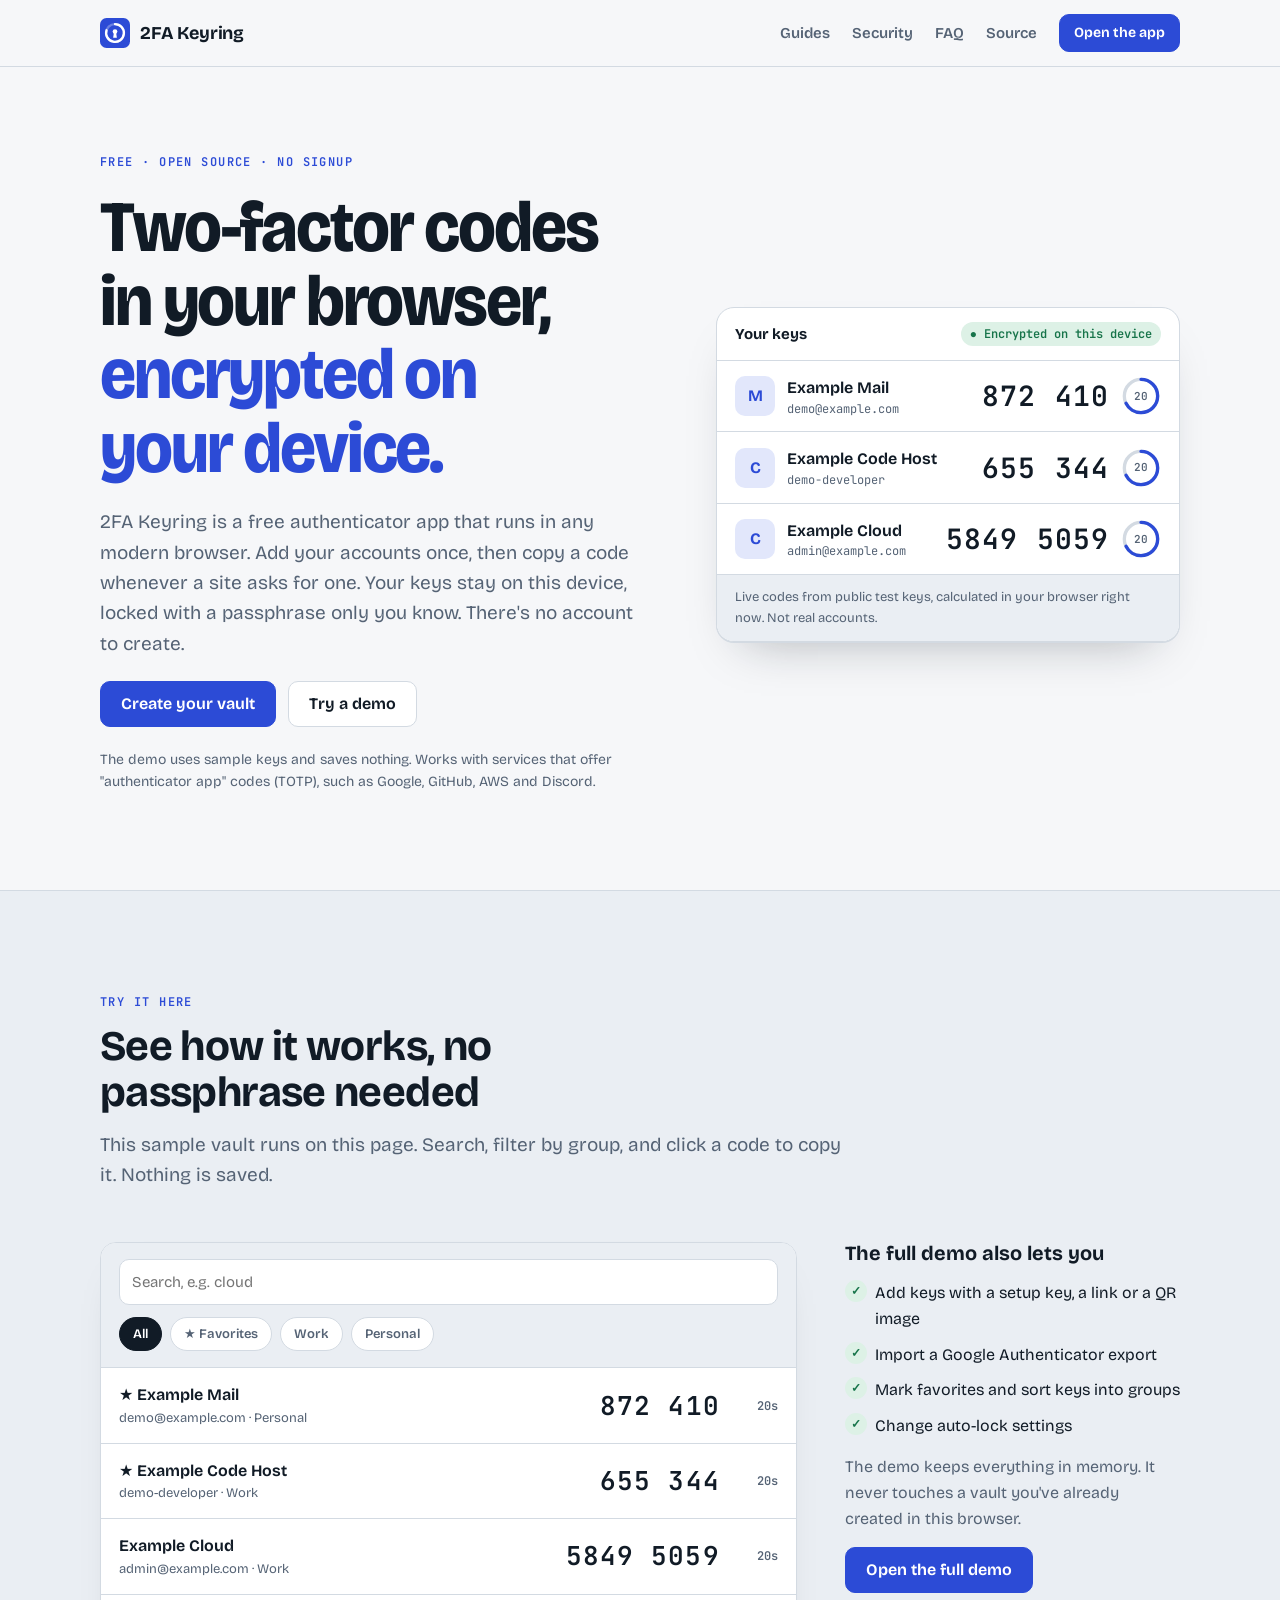
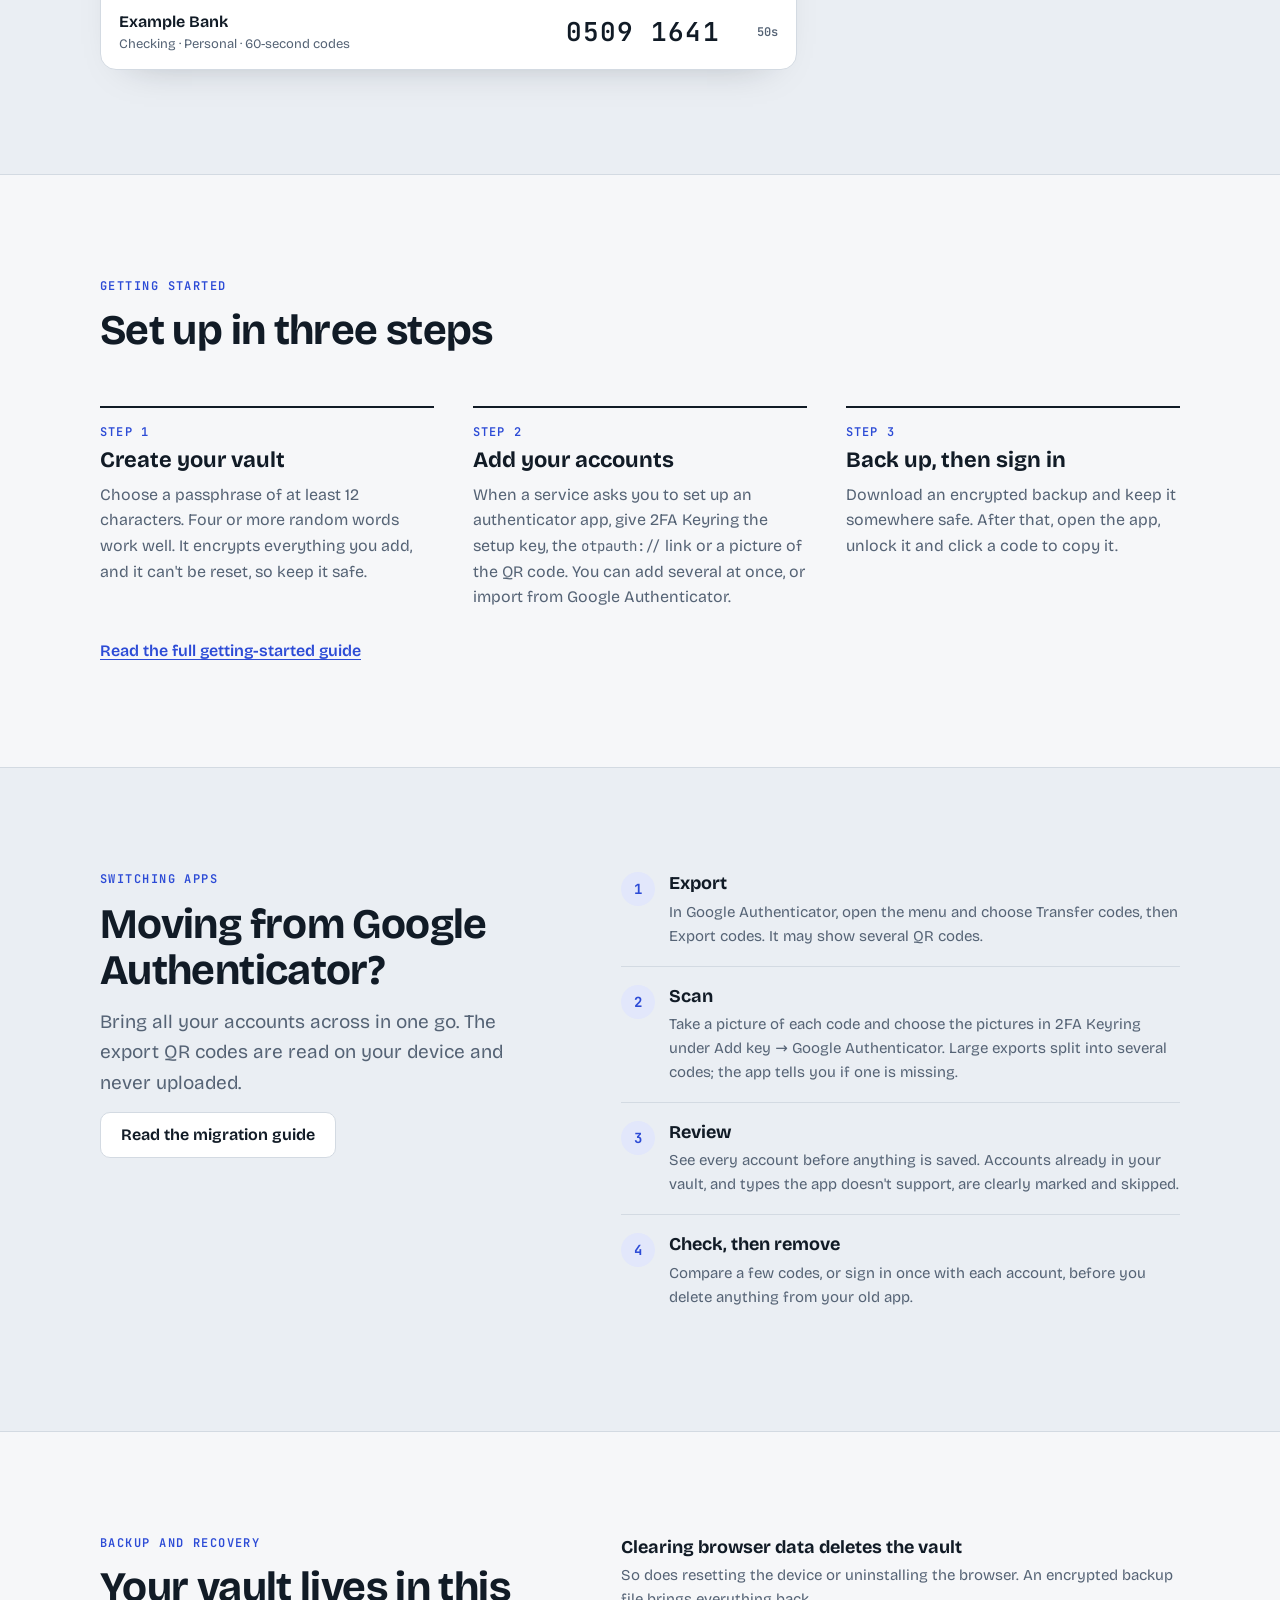
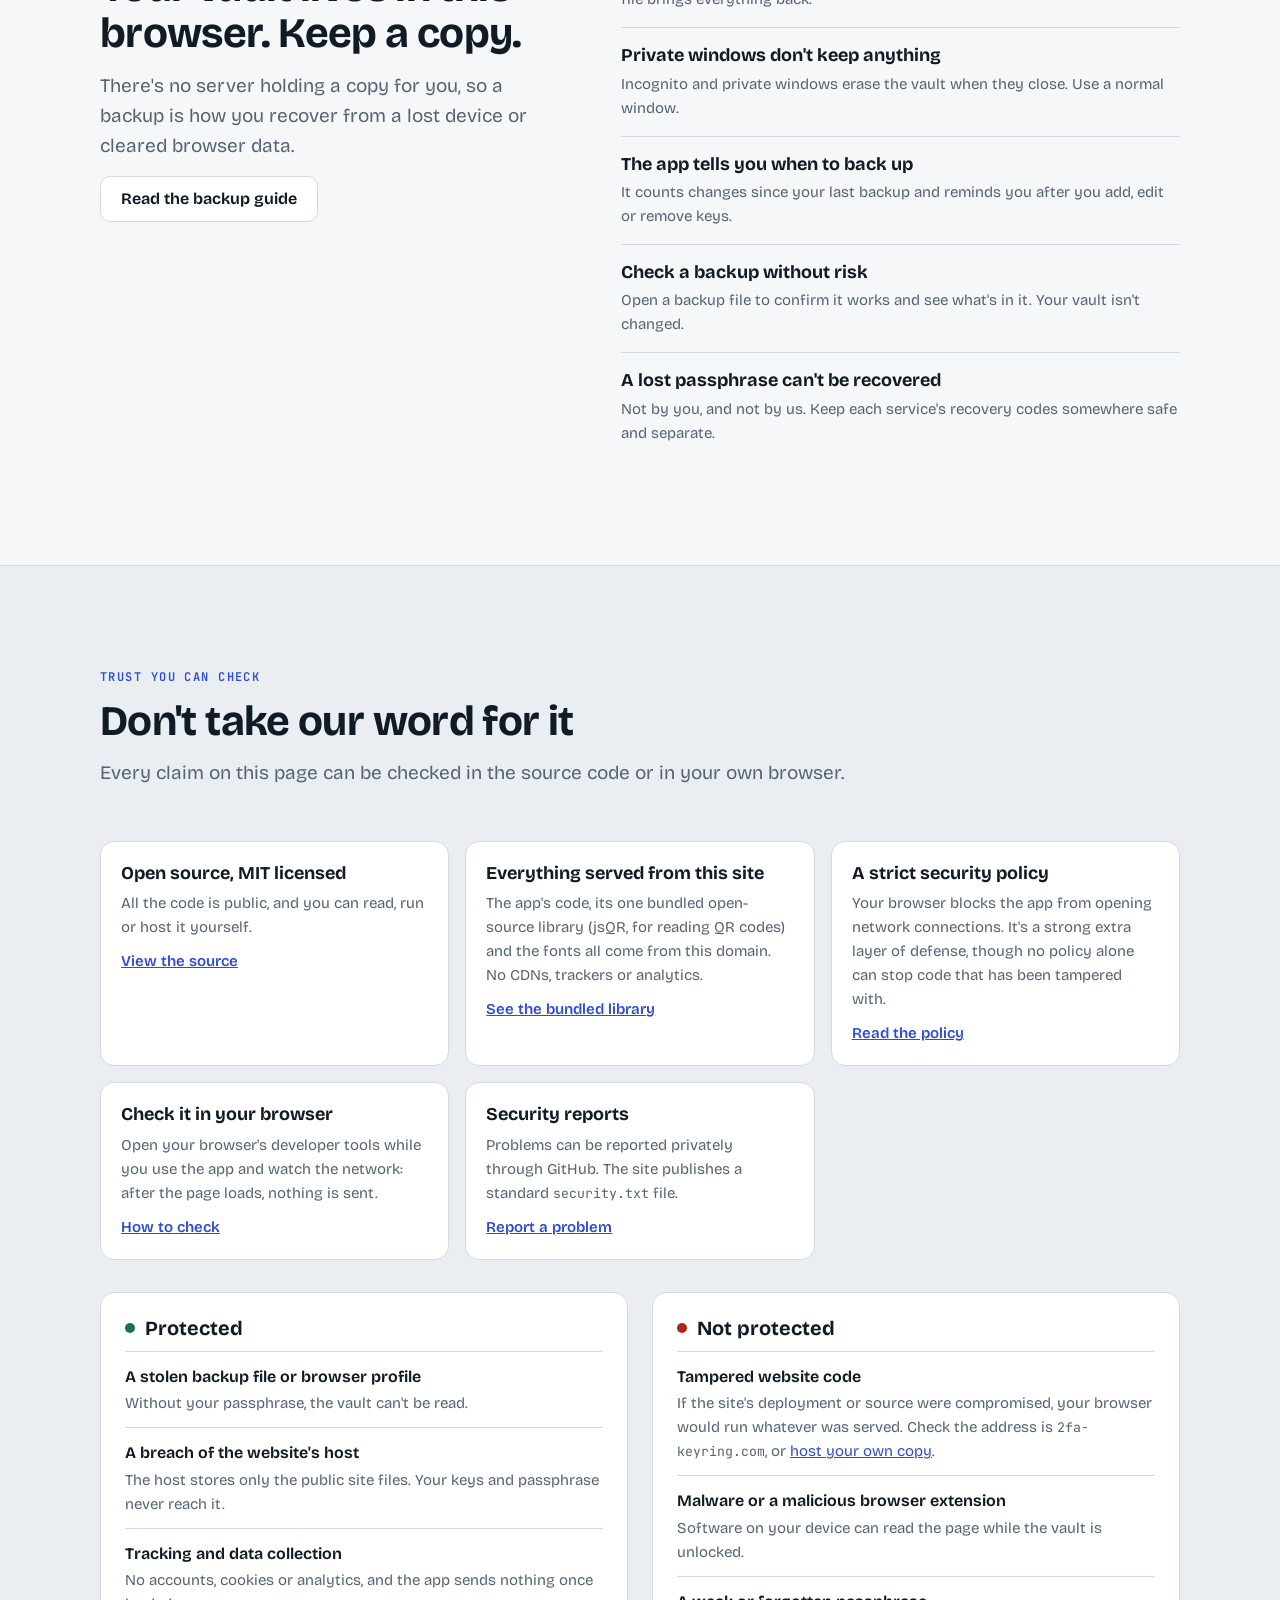
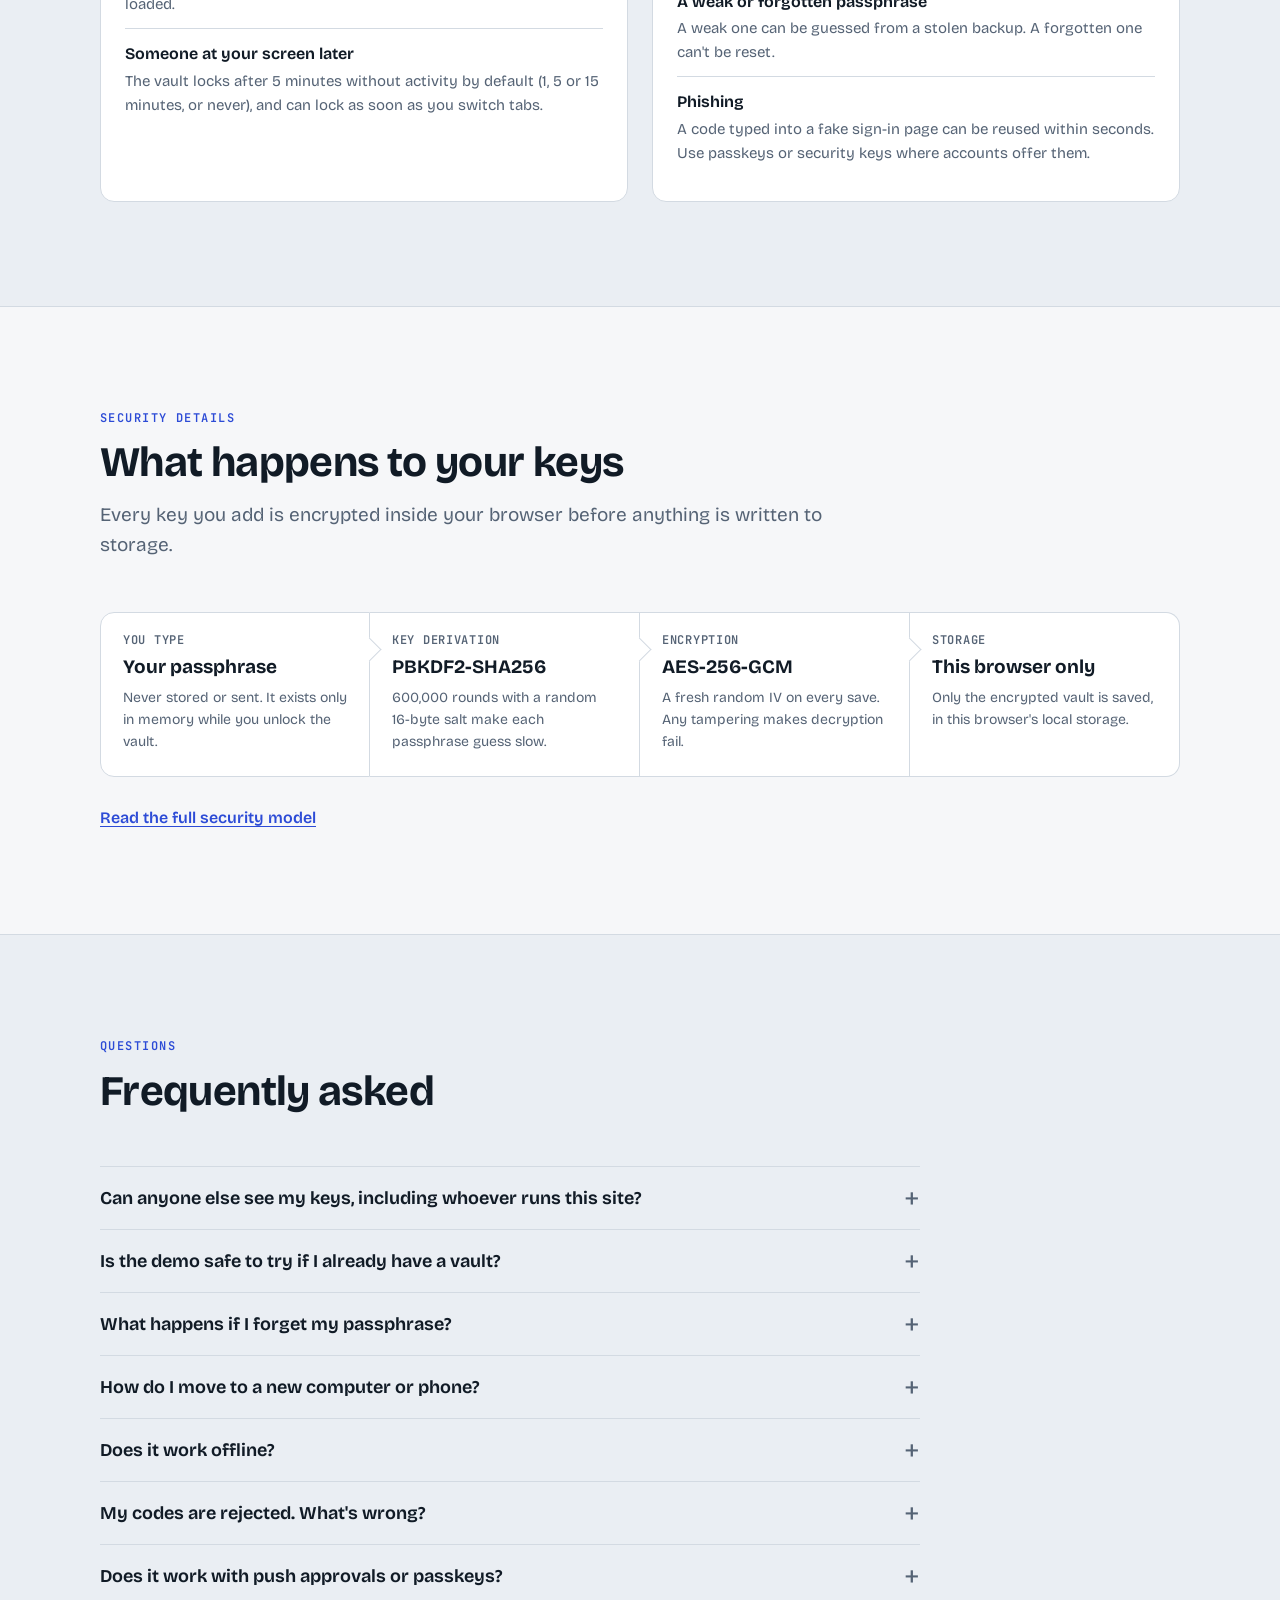
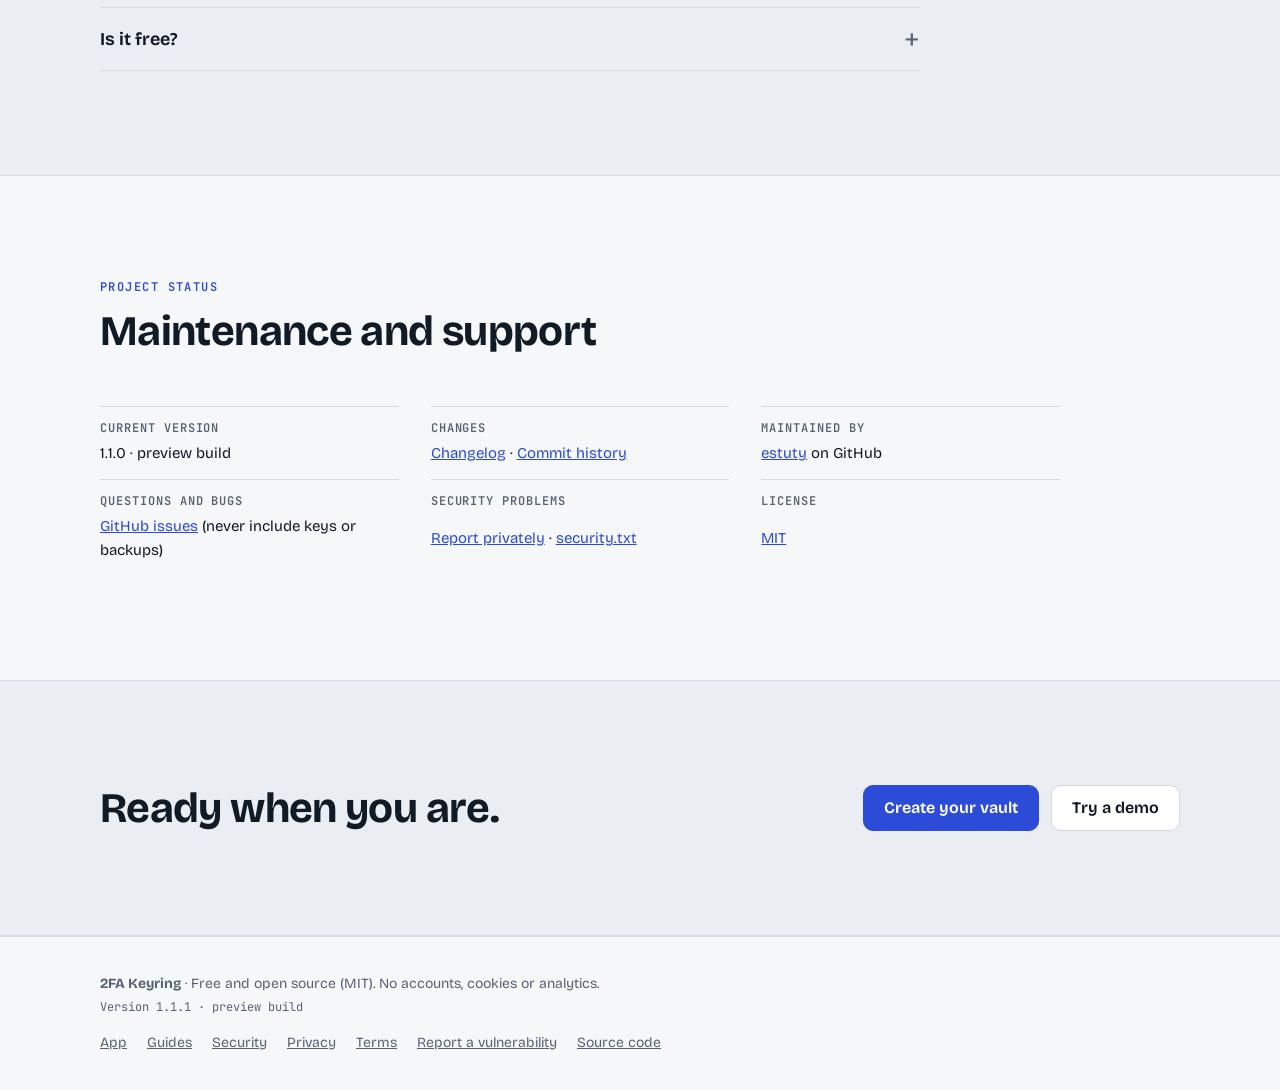
<file: index.html>
<!doctype html>
<html lang="en">
<head>
<meta charset="utf-8">
<meta name="viewport" content="width=device-width,initial-scale=1,viewport-fit=cover">
<meta http-equiv="Content-Security-Policy" content="default-src 'none'; script-src 'self'; style-src 'self'; font-src 'self'; img-src 'self'; connect-src 'none'; base-uri 'none'; form-action 'none'; object-src 'none'; manifest-src 'none'; worker-src 'none'">
<meta name="referrer" content="no-referrer">
<meta name="color-scheme" content="light dark">
<title>Free Browser Authenticator, Encrypted on Your Device | 2FA Keyring</title>
<meta name="description" content="A free, open-source 2FA authenticator that runs in your browser. Your keys stay encrypted on your device. No signup, no tracking. Try the demo.">
<link rel="canonical" href="https://2fa-keyring.com/">
<meta property="og:type" content="website">
<meta property="og:site_name" content="2FA Keyring">
<meta property="og:title" content="Free Browser Authenticator, Encrypted on Your Device | 2FA Keyring">
<meta property="og:description" content="A free, open-source 2FA authenticator that runs in your browser. Your keys stay encrypted on your device. No signup, no tracking. Try the demo.">
<meta property="og:url" content="https://2fa-keyring.com/">
<meta property="og:image" content="https://2fa-keyring.com/assets/og.png">
<meta property="og:image:width" content="1200">
<meta property="og:image:height" content="630">
<meta property="og:image:alt" content="2FA Keyring: a free browser authenticator that keeps your keys encrypted on your device">
<meta name="twitter:card" content="summary_large_image">
<link rel="icon" href="/assets/icon.svg" type="image/svg+xml">
<link rel="stylesheet" href="/assets/fonts.css">
<link rel="stylesheet" href="/assets/site.css">
<link rel="stylesheet" href="/assets/chrome.css">
<script src="/assets/totp.js" defer></script>
<script src="/assets/site.js" defer></script>
<script type="application/ld+json">{"@context":"https://schema.org","@graph":[{"@type":"WebApplication","@id":"https://2fa-keyring.com/#app","name":"2FA Keyring","url":"https://2fa-keyring.com/","description":"A free, open-source browser authenticator that generates TOTP two-factor codes and keeps keys encrypted on your device.","applicationCategory":"SecurityApplication","operatingSystem":"Any modern web browser","browserRequirements":"Requires JavaScript and the Web Crypto API","isAccessibleForFree":true,"offers":{"@type":"Offer","price":"0","priceCurrency":"USD"},"license":"https://github.com/estuty/2FA-Keyring/blob/main/LICENSE","softwareVersion":"1.1.1"},{"@type":"SoftwareSourceCode","name":"2FA Keyring source code","codeRepository":"https://github.com/estuty/2FA-Keyring","programmingLanguage":"JavaScript","license":"https://github.com/estuty/2FA-Keyring/blob/main/LICENSE","targetProduct":{"@id":"https://2fa-keyring.com/#app"}},{"@type":"WebSite","name":"2FA Keyring","url":"https://2fa-keyring.com/"}]}</script>
</head>
<body>
<a class="skip" href="#main">Skip to content</a>
<header class="site-head">
  <div class="chrome-wrap">
    <a class="logo" href="/"><img src="/assets/icon.svg" alt="" width="30" height="30">2FA Keyring</a>
    <nav class="nav" aria-label="Main">
      <a href="/guides/">Guides</a>
      <a href="/security/">Security</a>
      <a class="hide-sm" href="/#faq">FAQ</a>
      <a class="hide-sm" href="https://github.com/estuty/2FA-Keyring" rel="noopener noreferrer">Source</a>
      <a class="nav-cta" href="/app/">Open the app</a>
    </nav>
  </div>
</header>

<main id="main">
  <section class="hero" aria-labelledby="hero-h">
    <div class="wrap">
      <div class="hero-copy">
        <p class="kicker">Free · Open source · No signup</p>
        <h1 id="hero-h"><span class="nowrap">Two-factor</span> codes in your browser, <em>encrypted on your device.</em></h1>
        <p class="lead">2FA Keyring is a free authenticator app that runs in any modern browser. Add your accounts once, then copy a code whenever a site asks for one. Your keys stay on this device, locked with a passphrase only you know. There's no account to create.</p>
        <div class="btns">
          <a class="btn primary" href="/app/">Create your vault</a>
          <a class="btn" href="/app/#demo">Try a demo</a>
        </div>
        <p class="works">The demo uses sample keys and saves nothing. Works with services that offer "authenticator app" codes (TOTP), such as Google, GitHub, AWS and Discord.</p>
      </div>

      <figure class="device" aria-label="Preview of the 2FA Keyring app">
        <div class="device-bar">
          <strong>Your keys</strong>
          <span class="lockchip">● Encrypted on this device</span>
        </div>
        <ol class="demo" id="heroDemo">
          <li class="demo-row" data-secret="JBSWY3DPEHPK3PXP" data-algo="SHA1" data-digits="6" data-period="30">
            <span class="mono" aria-hidden="true">M</span>
            <span class="demo-who"><b>Example Mail</b><span>demo@example.com</span></span>
            <span class="digits">--- ---</span>
            <span class="ring" aria-hidden="true"><svg viewBox="0 0 36 36"><circle class="trk" cx="18" cy="18" r="15"/><circle class="arc" cx="18" cy="18" r="15"/></svg><span class="sec"></span></span>
          </li>
          <li class="demo-row" data-secret="GEZDGNBVGY3TQOJQGEZDGNBVGY3TQOJQ" data-algo="SHA1" data-digits="6" data-period="30">
            <span class="mono" aria-hidden="true">C</span>
            <span class="demo-who"><b>Example Code Host</b><span>demo-developer</span></span>
            <span class="digits">--- ---</span>
            <span class="ring" aria-hidden="true"><svg viewBox="0 0 36 36"><circle class="trk" cx="18" cy="18" r="15"/><circle class="arc" cx="18" cy="18" r="15"/></svg><span class="sec"></span></span>
          </li>
          <li class="demo-row" data-secret="GEZDGNBVGY3TQOJQGEZDGNBVGY3TQOJQGEZDGNBVGY3TQOJQGEZA" data-algo="SHA256" data-digits="8" data-period="30">
            <span class="mono" aria-hidden="true">C</span>
            <span class="demo-who"><b>Example Cloud</b><span>admin@example.com</span></span>
            <span class="digits">---- ----</span>
            <span class="ring" aria-hidden="true"><svg viewBox="0 0 36 36"><circle class="trk" cx="18" cy="18" r="15"/><circle class="arc" cx="18" cy="18" r="15"/></svg><span class="sec"></span></span>
          </li>
        </ol>
        <figcaption class="device-foot">Live codes from public test keys, calculated in your browser right now. Not real accounts.</figcaption>
      </figure>
    </div>
  </section>

  <section class="block band" id="demo" aria-labelledby="demo-h">
    <div class="wrap try">
      <div class="sec-head">
        <p class="kicker">Try it here</p>
        <h2 class="h2" id="demo-h">See how it works, no passphrase needed</h2>
        <p class="lead">This sample vault runs on this page. Search, filter by group, and click a code to copy it. Nothing is saved.</p>
      </div>
      <div class="try-grid">
        <div class="try-panel" id="tryPanel">
          <div class="try-tools">
            <label class="sr-only" for="tryQ">Search the sample vault</label>
            <input id="tryQ" type="search" placeholder="Search, e.g. cloud" autocomplete="off" spellcheck="false">
            <div class="try-chips" role="group" aria-label="Show">
              <button class="chip" type="button" data-f="all" aria-pressed="true">All</button>
              <button class="chip" type="button" data-f="fav" aria-pressed="false">★ Favorites</button>
              <button class="chip" type="button" data-f="Work" aria-pressed="false">Work</button>
              <button class="chip" type="button" data-f="Personal" aria-pressed="false">Personal</button>
            </div>
          </div>
          <ul class="try-list" id="tryList">
            <li class="try-row" data-secret="JBSWY3DPEHPK3PXP" data-digits="6" data-period="30" data-group="Personal" data-fav="1" data-name="Example Mail demo@example.com Personal"><button class="try-code" type="button"><span class="who"><b>★ Example Mail</b><span>demo@example.com · Personal</span></span><span class="digits">--- ---</span><span class="left" aria-hidden="true"></span></button></li>
            <li class="try-row" data-secret="GEZDGNBVGY3TQOJQGEZDGNBVGY3TQOJQ" data-digits="6" data-period="30" data-group="Work" data-fav="1" data-name="Example Code Host demo-developer Work"><button class="try-code" type="button"><span class="who"><b>★ Example Code Host</b><span>demo-developer · Work</span></span><span class="digits">--- ---</span><span class="left" aria-hidden="true"></span></button></li>
            <li class="try-row" data-secret="GEZDGNBVGY3TQOJQGEZDGNBVGY3TQOJQGEZDGNBVGY3TQOJQGEZA" data-algo="SHA256" data-digits="8" data-period="30" data-group="Work" data-name="Example Cloud admin@example.com Work"><button class="try-code" type="button"><span class="who"><b>Example Cloud</b><span>admin@example.com · Work</span></span><span class="digits">---- ----</span><span class="left" aria-hidden="true"></span></button></li>
            <li class="try-row" data-secret="JBSWY3DPEHPK3PXPJBSWY3DPEHPK3PXP" data-digits="8" data-period="60" data-group="Personal" data-name="Example Bank Checking Personal"><button class="try-code" type="button"><span class="who"><b>Example Bank</b><span>Checking · Personal · 60-second codes</span></span><span class="digits">---- ----</span><span class="left" aria-hidden="true"></span></button></li>
          </ul>
          <p class="try-empty" id="tryEmpty" hidden>No sample keys match.</p>
          <p class="try-status" id="tryStatus" role="status" aria-live="polite"></p>
        </div>
        <div class="try-side">
          <h3>The full demo also lets you</h3>
          <ul class="ticks">
            <li>Add keys with a setup key, a link or a QR image</li>
            <li>Import a Google Authenticator export</li>
            <li>Mark favorites and sort keys into groups</li>
            <li>Change auto-lock settings</li>
          </ul>
          <p class="muted small">The demo keeps everything in memory. It never touches a vault you've already created in this browser.</p>
          <a class="btn primary" href="/app/#demo">Open the full demo</a>
        </div>
      </div>
    </div>
  </section>

  <section class="block" id="how" aria-labelledby="how-h">
    <div class="wrap">
      <div class="sec-head">
        <p class="kicker">Getting started</p>
        <h2 class="h2" id="how-h">Set up in three steps</h2>
      </div>
      <ol class="steps">
        <li><h3>Create your vault</h3><p>Choose a passphrase of at least 12 characters. Four or more random words work well. It encrypts everything you add, and it can't be reset, so keep it safe.</p></li>
        <li><h3>Add your accounts</h3><p>When a service asks you to set up an authenticator app, give 2FA Keyring the setup key, the <code>otpauth://</code> link or a picture of the QR code. You can add several at once, or import from Google Authenticator.</p></li>
        <li><h3>Back up, then sign in</h3><p>Download an encrypted backup and keep it somewhere safe. After that, open the app, unlock it and click a code to copy it.</p></li>
      </ol>
      <p class="after"><a href="/guides/getting-started/">Read the full getting-started guide</a></p>
    </div>
  </section>

  <section class="block band" id="migrate" aria-labelledby="migrate-h">
    <div class="wrap split">
      <div class="sec-head">
        <p class="kicker">Switching apps</p>
        <h2 class="h2" id="migrate-h">Moving from Google Authenticator?</h2>
        <p class="lead">Bring all your accounts across in one go. The export QR codes are read on your device and never uploaded.</p>
        <a class="btn" href="/guides/google-authenticator/">Read the migration guide</a>
      </div>
      <ol class="mini">
        <li><b>Export</b><span>In Google Authenticator, open the menu and choose Transfer codes, then Export codes. It may show several QR codes.</span></li>
        <li><b>Scan</b><span>Take a picture of each code and choose the pictures in 2FA Keyring under Add key → Google Authenticator. Large exports split into several codes; the app tells you if one is missing.</span></li>
        <li><b>Review</b><span>See every account before anything is saved. Accounts already in your vault, and types the app doesn't support, are clearly marked and skipped.</span></li>
        <li><b>Check, then remove</b><span>Compare a few codes, or sign in once with each account, before you delete anything from your old app.</span></li>
      </ol>
    </div>
  </section>

  <section class="block" id="backup" aria-labelledby="backup-h">
    <div class="wrap split">
      <div class="sec-head">
        <p class="kicker">Backup and recovery</p>
        <h2 class="h2" id="backup-h">Your vault lives in this browser. Keep a copy.</h2>
        <p class="lead">There's no server holding a copy for you, so a backup is how you recover from a lost device or cleared browser data.</p>
        <a class="btn" href="/guides/backup-and-restore/">Read the backup guide</a>
      </div>
      <dl class="facts-list">
        <div><dt>Clearing browser data deletes the vault</dt><dd>So does resetting the device or uninstalling the browser. An encrypted backup file brings everything back.</dd></div>
        <div><dt>Private windows don't keep anything</dt><dd>Incognito and private windows erase the vault when they close. Use a normal window.</dd></div>
        <div><dt>The app tells you when to back up</dt><dd>It counts changes since your last backup and reminds you after you add, edit or remove keys.</dd></div>
        <div><dt>Check a backup without risk</dt><dd>Open a backup file to confirm it works and see what's in it. Your vault isn't changed.</dd></div>
        <div><dt>A lost passphrase can't be recovered</dt><dd>Not by you, and not by us. Keep each service's recovery codes somewhere safe and separate.</dd></div>
      </dl>
    </div>
  </section>

  <section class="block band" id="trust" aria-labelledby="trust-h">
    <div class="wrap">
      <div class="sec-head">
        <p class="kicker">Trust you can check</p>
        <h2 class="h2" id="trust-h">Don't take our word for it</h2>
        <p class="lead">Every claim on this page can be checked in the source code or in your own browser.</p>
      </div>
      <ul class="proof">
        <li><b>Open source, MIT licensed</b><span>All the code is public, and you can read, run or host it yourself.</span><a href="https://github.com/estuty/2FA-Keyring" rel="noopener noreferrer">View the source</a></li>
        <li><b>Everything served from this site</b><span>The app's code, its one bundled open-source library (jsQR, for reading QR codes) and the fonts all come from this domain. No CDNs, trackers or analytics.</span><a href="https://github.com/estuty/2FA-Keyring/tree/main/assets/vendor" rel="noopener noreferrer">See the bundled library</a></li>
        <li><b>A strict security policy</b><span>Your browser blocks the app from opening network connections. It's a strong extra layer of defense, though no policy alone can stop code that has been tampered with.</span><a href="/security/#csp">Read the policy</a></li>
        <li><b>Check it in your browser</b><span>Open your browser's developer tools while you use the app and watch the network: after the page loads, nothing is sent.</span><a href="/security/#verify">How to check</a></li>
        <li><b>Security reports</b><span>Problems can be reported privately through GitHub. The site publishes a standard <code>security.txt</code> file.</span><a href="/security/#report">Report a problem</a></li>
      </ul>
      <div class="limits">
        <div class="col yes">
          <h3><span class="dot" aria-hidden="true"></span>Protected</h3>
          <ul>
            <li><b>A stolen backup file or browser profile</b><span>Without your passphrase, the vault can't be read.</span></li>
            <li><b>A breach of the website's host</b><span>The host stores only the public site files. Your keys and passphrase never reach it.</span></li>
            <li><b>Tracking and data collection</b><span>No accounts, cookies or analytics, and the app sends nothing once loaded.</span></li>
            <li><b>Someone at your screen later</b><span>The vault locks after 5 minutes without activity by default (1, 5 or 15 minutes, or never), and can lock as soon as you switch tabs.</span></li>
          </ul>
        </div>
        <div class="col no">
          <h3><span class="dot" aria-hidden="true"></span>Not protected</h3>
          <ul>
            <li><b>Tampered website code</b><span>If the site's deployment or source were compromised, your browser would run whatever was served. Check the address is <code>2fa-keyring.com</code>, or <a href="/guides/self-hosting/">host your own copy</a>.</span></li>
            <li><b>Malware or a malicious browser extension</b><span>Software on your device can read the page while the vault is unlocked.</span></li>
            <li><b>A weak or forgotten passphrase</b><span>A weak one can be guessed from a stolen backup. A forgotten one can't be reset.</span></li>
            <li><b>Phishing</b><span>A code typed into a fake sign-in page can be reused within seconds. Use passkeys or security keys where accounts offer them.</span></li>
          </ul>
        </div>
      </div>
    </div>
  </section>

  <section class="block" id="security-details" aria-labelledby="sec-h">
    <div class="wrap">
      <div class="sec-head">
        <p class="kicker">Security details</p>
        <h2 class="h2" id="sec-h">What happens to your keys</h2>
        <p class="lead">Every key you add is encrypted inside your browser before anything is written to storage.</p>
      </div>
      <ol class="flow">
        <li><span class="tag">You type</span><b>Your passphrase</b><p>Never stored or sent. It exists only in memory while you unlock the vault.</p></li>
        <li><span class="tag">Key derivation</span><b>PBKDF2-SHA256</b><p>600,000 rounds with a random 16-byte salt make each passphrase guess slow.</p></li>
        <li><span class="tag">Encryption</span><b>AES-256-GCM</b><p>A fresh random IV on every save. Any tampering makes decryption fail.</p></li>
        <li><span class="tag">Storage</span><b>This browser only</b><p>Only the encrypted vault is saved, in this browser's local storage.</p></li>
      </ol>
      <p class="after"><a href="/security/">Read the full security model</a></p>
    </div>
  </section>

  <section class="block band" id="faq" aria-labelledby="faq-h">
    <div class="wrap">
      <div class="sec-head">
        <p class="kicker">Questions</p>
        <h2 class="h2" id="faq-h">Frequently asked</h2>
      </div>
      <div class="faq">
        <details>
          <summary>Can anyone else see my keys, including whoever runs this site?</summary>
          <div class="ans"><p>No. Your keys are encrypted in your browser and saved only on your device. The site is static files with no backend to receive them. Like any website, the host sees that your IP address loaded the files, but nothing you type or store is sent.</p></div>
        </details>
        <details>
          <summary>Is the demo safe to try if I already have a vault?</summary>
          <div class="ans"><p>Yes. The demo uses public test keys and keeps everything in memory. It never reads or writes your saved vault, and closing it leaves no trace.</p></div>
        </details>
        <details>
          <summary>What happens if I forget my passphrase?</summary>
          <div class="ans"><p>The vault can't be opened, by you or anyone else. That's what keeps it safe. Use each service's recovery codes to sign in again and set up two-factor afresh.</p></div>
        </details>
        <details>
          <summary>How do I move to a new computer or phone?</summary>
          <div class="ans"><p>Download an encrypted backup from the app. On the new device, open 2FA Keyring, choose "Restore from an encrypted backup" and enter the passphrase you had when you made it. See the <a href="/guides/backup-and-restore/">backup guide</a>.</p></div>
        </details>
        <details>
          <summary>Does it work offline?</summary>
          <div class="ans"><p>Once the app is open and unlocked, codes keep working without a connection, because they're calculated from your keys and your device's clock. Opening the app again while offline isn't guaranteed: your browser may need the network to load the page.</p></div>
        </details>
        <details>
          <summary>My codes are rejected. What's wrong?</summary>
          <div class="ans"><p>Codes depend on your device's clock, so make sure it's set automatically. If a service uses non-default settings, check the key's algorithm, digits and period against what the service shows.</p></div>
        </details>
        <details>
          <summary>Does it work with push approvals or passkeys?</summary>
          <div class="ans"><p>No. 2FA Keyring makes the 6 to 8 digit codes that services call "authenticator app" or TOTP codes. Tapping "Approve" in a company's own app, and passkeys, are different sign-in methods. The <a href="/guides/add-accounts/">account setup guide</a> explains the difference.</p></div>
        </details>
        <details>
          <summary>Is it free?</summary>
          <div class="ans"><p>Yes. There's no account, subscription or advertising, and the code is MIT licensed.</p></div>
        </details>
      </div>
    </div>
  </section>

  <section class="block" id="maintenance" aria-labelledby="maint-h">
    <div class="wrap">
      <div class="sec-head">
        <p class="kicker">Project status</p>
        <h2 class="h2" id="maint-h">Maintenance and support</h2>
      </div>
      <dl class="status">
        <div><dt>Current version</dt><dd><!--BUILD-->1.1.0 · preview build<!--/BUILD--></dd></div>
        <div><dt>Changes</dt><dd><a href="https://github.com/estuty/2FA-Keyring/blob/main/CHANGELOG.md" rel="noopener noreferrer">Changelog</a> · <a href="https://github.com/estuty/2FA-Keyring/commits/main" rel="noopener noreferrer">Commit history</a></dd></div>
        <div><dt>Maintained by</dt><dd><a href="https://github.com/estuty" rel="noopener noreferrer">estuty</a> on GitHub</dd></div>
        <div><dt>Questions and bugs</dt><dd><a href="https://github.com/estuty/2FA-Keyring/issues" rel="noopener noreferrer">GitHub issues</a> (never include keys or backups)</dd></div>
        <div><dt>Security problems</dt><dd><a href="https://github.com/estuty/2FA-Keyring/security/advisories/new" rel="noopener noreferrer">Report privately</a> · <a href="/.well-known/security.txt">security.txt</a></dd></div>
        <div><dt>License</dt><dd><a href="https://github.com/estuty/2FA-Keyring/blob/main/LICENSE" rel="noopener noreferrer">MIT</a></dd></div>
      </dl>
    </div>
  </section>

  <section class="block band closing" aria-labelledby="close-h">
    <div class="wrap">
      <h2 class="h2" id="close-h">Ready when you are.</h2>
      <div class="btns">
        <a class="btn primary" href="/app/">Create your vault</a>
        <a class="btn" href="/app/#demo">Try a demo</a>
      </div>
    </div>
  </section>
</main>

<footer class="site-foot">
  <div class="chrome-wrap">
    <div class="foot-about">
      <p><b>2FA Keyring</b> · Free and open source (MIT). No accounts, cookies or analytics.</p>
      <p class="build">Version <!--BUILD-->1.1.1 · preview build<!--/BUILD--></p>
    </div>
    <nav aria-label="Footer">
      <a href="/app/">App</a>
      <a href="/guides/">Guides</a>
      <a href="/security/">Security</a>
      <a href="/privacy/">Privacy</a>
      <a href="/terms/">Terms</a>
      <a href="/security/#report">Report a vulnerability</a>
      <a href="https://github.com/estuty/2FA-Keyring" rel="noopener noreferrer">Source code</a>
    </nav>
  </div>
</footer>
</body>
</html>
</file>
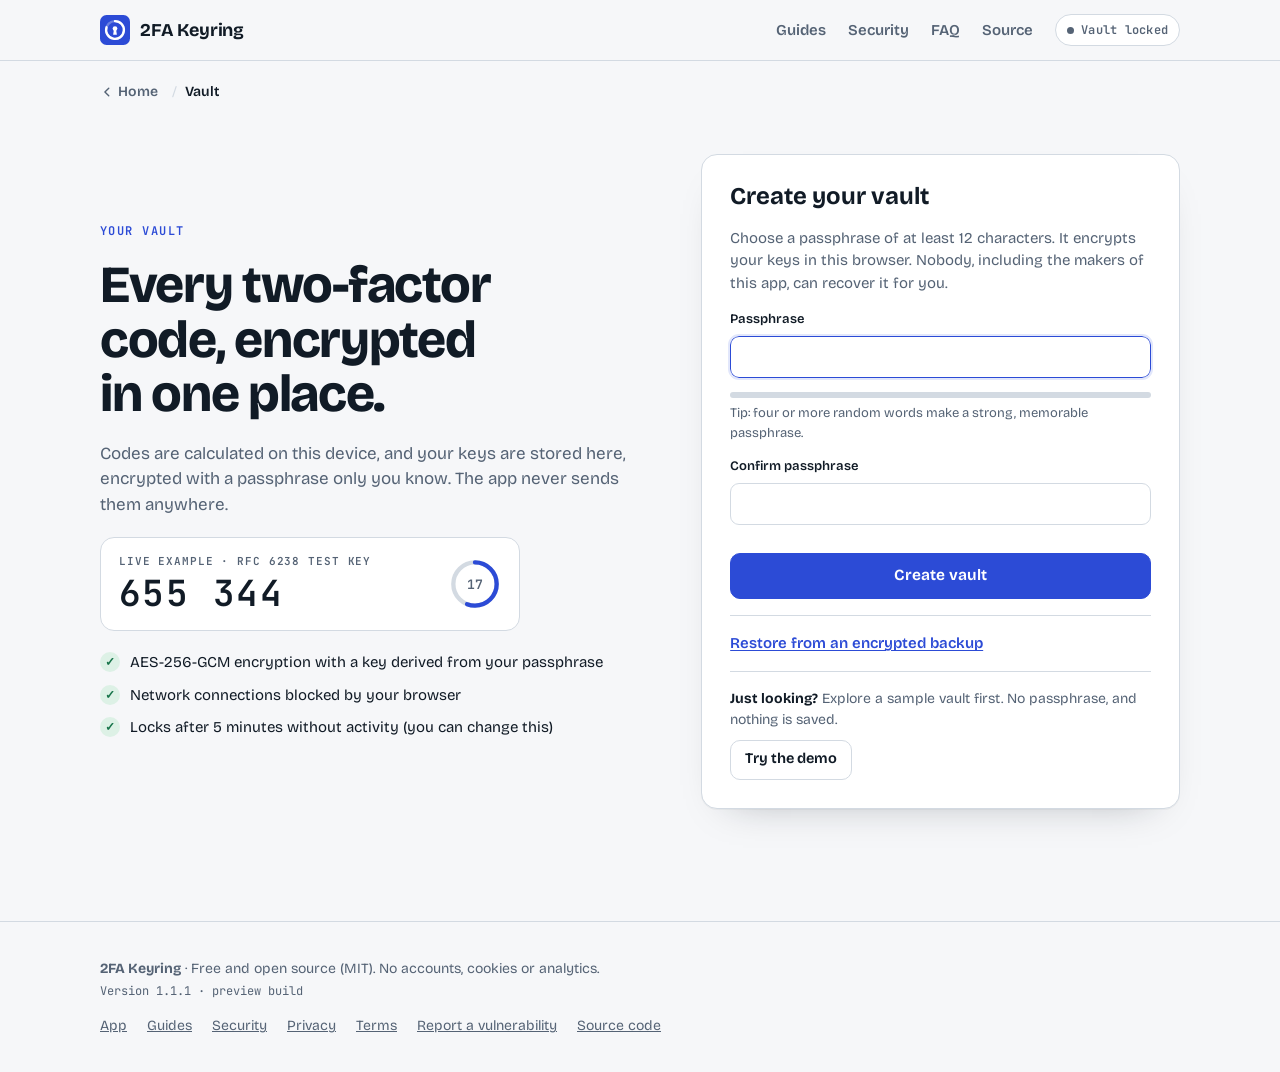
<file: app/index.html>
<!doctype html>
<html lang="en" translate="no">
<head>
<meta charset="utf-8">
<meta name="viewport" content="width=device-width,initial-scale=1,viewport-fit=cover">
<meta http-equiv="Content-Security-Policy" content="default-src 'none'; script-src 'self'; style-src 'self'; font-src 'self'; img-src 'self' blob:; connect-src 'none'; base-uri 'none'; form-action 'none'; object-src 'none'; manifest-src 'none'; worker-src 'none'">
<meta name="referrer" content="no-referrer">
<meta name="google" content="notranslate">
<meta name="color-scheme" content="light dark">
<link rel="canonical" href="https://2fa-keyring.com/app/">
<title>2FA Keyring Vault</title>
<meta name="description" content="Open your 2FA Keyring vault: a free browser authenticator that keeps your two-factor keys encrypted on your device. Try the demo without a passphrase.">
<meta property="og:type" content="website">
<meta property="og:site_name" content="2FA Keyring">
<meta property="og:title" content="2FA Keyring Vault">
<meta property="og:description" content="Open your 2FA Keyring vault, or try the demo without a passphrase.">
<meta property="og:url" content="https://2fa-keyring.com/app/">
<meta property="og:image" content="https://2fa-keyring.com/assets/og.png">
<meta name="twitter:card" content="summary_large_image">
<link rel="icon" href="/assets/icon.svg" type="image/svg+xml">
<link rel="stylesheet" href="/assets/fonts.css">
<link rel="stylesheet" href="/assets/chrome.css">
<link rel="stylesheet" href="/app/app.css">
<script src="/assets/vendor/jsQR.js" defer></script>
<script src="/assets/totp.js" defer></script>
<script src="/assets/migration.js" defer></script>
<script src="/app/app.js" defer></script>
</head>
<body>
<a class="skip" href="#main">Skip to content</a>

<header class="site-head">
  <div class="chrome-wrap">
    <a class="logo" href="/"><img src="../assets/icon.svg" alt="" width="30" height="30">2FA Keyring</a>
    <nav class="nav" aria-label="Main">
      <a href="/guides/">Guides</a>
      <a href="/security/">Security</a>
      <a class="hide-sm" href="/#faq">FAQ</a>
      <a class="hide-sm" href="https://github.com/estuty/2FA-Keyring" rel="noopener noreferrer">Source</a>
      <span class="vault-state" id="vaultState" data-state="locked">Vault locked</span>
    </nav>
  </div>
</header>

<main id="main" class="app-main">
  <div class="chrome-wrap crumbs-row">
    <nav class="crumbs" aria-label="Breadcrumb">
      <a href="/"><svg viewBox="0 0 20 20" width="14" height="14" aria-hidden="true"><path d="M12.5 4.5 7 10l5.5 5.5" fill="none" stroke="currentColor" stroke-width="2" stroke-linecap="round" stroke-linejoin="round"/></svg>Home</a>
      <span class="sep" aria-hidden="true">/</span>
      <span aria-current="page">Vault</span>
    </nav>
    <p class="leave-note" id="leaveNote" hidden>Leaving this page locks your vault.</p>
  </div>

  <noscript><div class="chrome-wrap"><p class="blocked">2FA Keyring needs JavaScript to calculate codes and encrypt your vault. Turn JavaScript on for this site and reload.</p></div></noscript>
  <div id="blocked" class="chrome-wrap blocked" hidden>
    <h2 id="blockedTitle"></h2>
    <p class="muted" id="blockedText"></p>
  </div>

  <section id="lockView" class="chrome-wrap" hidden>
    <div class="lock">
      <div class="intro">
        <p class="kicker">Your vault</p>
        <h1>Every two-factor code, encrypted in one place.</h1>
        <p class="lede">Codes are calculated on this device, and your keys are stored here, encrypted with a passphrase only you know. The app never sends them anywhere.</p>
        <div class="live" aria-label="Live example code">
          <div>
            <p class="tag">Live example · RFC 6238 test key</p>
            <p class="bigcode" id="heroCode">--- ---</p>
          </div>
          <div class="ringwrap">
            <svg class="ring" viewBox="0 0 36 36" aria-hidden="true"><circle class="trk" cx="18" cy="18" r="15"/><circle class="arc" id="heroArc" cx="18" cy="18" r="15" transform="rotate(-90 18 18)"/></svg>
            <span class="sec" id="heroSec">30</span>
          </div>
        </div>
        <ul class="assure">
          <li>AES-256-GCM encryption with a key derived from your passphrase</li>
          <li>Network connections blocked by your browser</li>
          <li>Locks after 5 minutes without activity (you can change this)</li>
        </ul>
      </div>
      <section class="lock-card" aria-labelledby="lockTitle">
        <h2 id="lockTitle">Unlock your vault</h2>
        <p class="muted" id="lockHelp"></p>
        <p class="note storageNote" hidden>This browser is blocking storage, so keys will not survive closing this page. Save an encrypted backup after adding keys.</p>
        <form id="lockForm" autocomplete="off">
          <div class="field">
            <label for="pass">Passphrase</label>
            <input id="pass" type="password" autocomplete="current-password" required>
          </div>
          <div class="field" id="strengthWrap" hidden>
            <div class="meter" id="meter" aria-hidden="true"><span></span></div>
            <p class="strength" id="strength" aria-live="polite"></p>
          </div>
          <div class="field" id="pass2Wrap" hidden>
            <label for="pass2">Confirm passphrase</label>
            <input id="pass2" type="password" autocomplete="new-password">
          </div>
          <p class="err" id="lockErr" role="alert"></p>
          <p class="small muted" id="lockNote"></p>
          <button class="btn primary" id="lockBtn" type="submit">Unlock</button>
        </form>
        <div id="restoreBox" hidden>
          <button class="linkbtn" id="restoreToggle" type="button">Restore from an encrypted backup</button>
          <form id="restoreForm" hidden autocomplete="off">
            <div class="field">
              <label for="rText">Backup text</label>
              <textarea id="rText" class="backup-text" spellcheck="false" placeholder="Paste the backup contents, or choose the file below" autocorrect="off" autocapitalize="off"></textarea>
            </div>
            <div class="field">
              <label for="rFile">Backup file</label>
              <input id="rFile" type="file" accept=".json,application/json,text/plain">
            </div>
            <div class="field">
              <label for="rPass">Backup passphrase</label>
              <input id="rPass" type="password" autocomplete="off">
            </div>
            <p class="err" id="rErr" role="alert"></p>
            <button class="btn" id="rBtn" type="submit">Restore vault</button>
          </form>
        </div>
        <div class="demo-cta" id="demoCta">
          <p><b>Just looking?</b> Explore a sample vault first. No passphrase, and nothing is saved.</p>
          <button class="btn" id="demoBtn" type="button">Try the demo</button>
        </div>
        <div id="damagedBox" hidden>
          <p class="small muted">Starting over deletes the unreadable vault stored in this browser.</p>
          <button class="btn danger" id="discardBtn" type="button">Discard it and start fresh</button>
        </div>
      </section>
    </div>
  </section>

  <section id="appView" class="chrome-wrap" hidden aria-labelledby="vaultTitle">
    <div class="vault">
      <div class="vault-head">
        <div class="vault-title">
          <h1 id="vaultTitle">Your keys</h1>
          <p class="muted small" id="count"></p>
        </div>
        <div class="actions">
          <button class="btn primary" id="btnAdd" type="button"><svg viewBox="0 0 20 20" width="16" height="16" aria-hidden="true"><path d="M10 4v12M4 10h12" stroke="currentColor" stroke-width="2" stroke-linecap="round"/></svg>Add key</button>
          <button class="btn" id="btnBackup" type="button">Backup</button>
          <button class="btn" id="btnSettings" type="button">Settings</button>
          <button class="btn" id="btnLock" type="button"><svg viewBox="0 0 20 20" width="16" height="16" aria-hidden="true"><rect x="4" y="9" width="12" height="8" rx="2" fill="none" stroke="currentColor" stroke-width="1.8"/><path d="M7 9V6.5a3 3 0 0 1 6 0V9" fill="none" stroke="currentColor" stroke-width="1.8"/></svg>Lock</button>
        </div>
      </div>
      <div class="demo-bar" id="demoBar" hidden>
        <p><b>Demo vault.</b> These are public test keys, not real accounts. Nothing you do here is saved, and your own vault isn't touched.</p>
        <div class="btns">
          <button class="btn primary" id="demoCreate" type="button">Create your vault</button>
          <button class="btn" id="demoExit" type="button">Exit demo</button>
        </div>
      </div>
      <div class="nudge" id="nudge" hidden role="status">
        <p id="nudgeText"></p>
        <div class="btns">
          <button class="btn primary" id="nudgeBackup" type="button">Back up now</button>
          <button class="btn" id="nudgeLater" type="button">Later</button>
        </div>
      </div>
      <div class="vault-search">
        <svg class="search-ic" viewBox="0 0 20 20" width="18" height="18" aria-hidden="true"><circle cx="9" cy="9" r="5.5" fill="none" stroke="currentColor" stroke-width="1.8"/><path d="m13.2 13.2 3.3 3.3" stroke="currentColor" stroke-width="1.8" stroke-linecap="round"/></svg>
        <input id="q" type="search" placeholder="Search services, accounts or groups" aria-label="Search keys" aria-keyshortcuts="/" autocomplete="off" spellcheck="false" autocorrect="off" autocapitalize="off">
        <kbd class="kbd-hint" aria-hidden="true">/</kbd>
      </div>
      <div class="chips" id="chips" role="group" aria-label="Show" hidden></div>
      <p class="note storageNote vault-note" hidden>This browser is blocking storage, so keys will not survive closing this page. Save an encrypted backup now.</p>
      <ul id="list" class="list"></ul>
      <section id="empty" class="empty" hidden>
        <div class="empty-ic" aria-hidden="true"><svg viewBox="0 0 20 20" width="16" height="16" aria-hidden="true"><path d="M10 4v12M4 10h12" stroke="currentColor" stroke-width="2" stroke-linecap="round"/></svg></div>
        <h2>No keys yet</h2>
        <p>Add a service with its setup key (the text code shown beside the QR code), an otpauth:// link or a QR image. Coming from Google Authenticator? Import all your accounts at once.</p>
        <div class="btns">
          <button class="btn primary" id="emptyAdd" type="button">Add your first key</button>
          <button class="btn" id="emptyImport" type="button">Import from Google Authenticator</button>
        </div>
      </section>
      <p id="noMatch" class="muted nomatch" hidden>No keys match that search.</p>
      <div class="vault-foot" id="foot"></div>
    </div>
  </section>
</main>

<footer class="site-foot">
  <div class="chrome-wrap">
    <div class="foot-about">
      <p><b>2FA Keyring</b> · Free and open source (MIT). No accounts, cookies or analytics.</p>
      <p class="build">Version <!--BUILD-->1.1.1 · preview build<!--/BUILD--></p>
    </div>
    <nav aria-label="Footer">
      <a href="/app/">App</a>
      <a href="/guides/">Guides</a>
      <a href="/security/">Security</a>
      <a href="/privacy/">Privacy</a>
      <a href="/terms/">Terms</a>
      <a href="/security/#report">Report a vulnerability</a>
      <a href="https://github.com/estuty/2FA-Keyring" rel="noopener noreferrer">Source code</a>
    </nav>
  </div>
</footer>

<dialog id="addDlg" aria-labelledby="addTitle">
  <div class="dlg">
    <div class="dlg-head"><h2 id="addTitle">Add keys</h2><button class="icon" id="addClose" type="button" aria-label="Close">×</button></div>
    <div class="tabs" role="tablist">
      <button role="tab" id="tabKey" type="button" aria-selected="true" aria-controls="keyForm">Setup keys</button>
      <button role="tab" id="tabLink" type="button" aria-selected="false" aria-controls="linkForm">Links or QR images</button>
      <button role="tab" id="tabMig" type="button" aria-selected="false" aria-controls="migPanel">Google Authenticator</button>
    </div>
    <form id="keyForm" role="tabpanel" aria-labelledby="tabKey" autocomplete="off">
      <ol id="entries" class="entries"></ol>
      <button class="linkbtn addmore" id="addEntry" type="button">+ Add another key</button>
      <p class="err" id="keyErr" role="alert"></p>
      <div class="btns"><button class="btn primary" id="keySubmit" type="submit">Save key</button><button class="btn" type="button" data-close="addDlg">Cancel</button></div>
    </form>
    <form id="linkForm" role="tabpanel" aria-labelledby="tabLink" hidden autocomplete="off">
      <div class="field"><label for="lLinks">otpauth:// links, one per line</label><textarea id="lLinks" rows="4" class="mono-in" spellcheck="false" placeholder="otpauth://totp/GitHub:you@example.com?secret=...&amp;issuer=GitHub" autocorrect="off" autocapitalize="off"></textarea></div>
      <div class="field"><label for="lFile">Or choose QR code screenshots (you can pick several)</label><input id="lFile" type="file" accept="image/*" multiple></div>
      <p class="err" id="linkErr" role="alert"></p>
      <div class="btns"><button class="btn primary" type="submit">Add</button><button class="btn" type="button" data-close="addDlg">Cancel</button></div>
    </form>
    <section id="migPanel" role="tabpanel" aria-labelledby="tabMig" hidden>
      <div id="migStart" class="mig-step">
        <ol class="mini-steps">
          <li>In Google Authenticator, open the menu and choose <b>Transfer codes</b>, then <b>Export codes</b>.</li>
          <li>Take a picture of each QR code it shows. Large exports are split across several codes.</li>
          <li>Choose the pictures below. They're read on this device and never uploaded.</li>
        </ol>
        <div class="field"><label for="migFile">Pictures of the export QR codes</label><input id="migFile" type="file" accept="image/*" multiple></div>
        <details>
          <summary>Paste an export link instead</summary>
          <div class="field"><label for="migText">otpauth-migration:// links, one per line</label><textarea id="migText" rows="3" class="mono-in" spellcheck="false" autocorrect="off" autocapitalize="off" placeholder="otpauth-migration://offline?data=..."></textarea></div>
          <div class="btns"><button class="btn" id="migRead" type="button">Read links</button></div>
        </details>
        <p class="err" id="migErr" role="alert"></p>
        <p class="muted small" id="migParts" role="status"></p>
      </div>
      <div id="migReview" class="mig-step" hidden>
        <h3 id="migReviewTitle" tabindex="-1">Review before importing</h3>
        <p class="small muted" id="migSummary"></p>
        <p class="note" id="migMissing" hidden></p>
        <div class="mig-table-wrap">
          <table class="mig-table">
            <thead><tr><th scope="col"><span class="sr-only">Import</span></th><th scope="col">Service</th><th scope="col">Account</th><th scope="col">Status</th></tr></thead>
            <tbody id="migRows"></tbody>
          </table>
        </div>
        <div class="btns">
          <button class="btn primary" id="migImport" type="button">Import</button>
          <button class="btn" id="migMore" type="button">Scan more codes</button>
          <button class="btn" id="migCancel" type="button">Cancel</button>
        </div>
      </div>
      <div id="migDone" class="mig-step" hidden>
        <h3>Imported</h3>
        <p id="migDoneText"></p>
        <p class="note">Before you remove anything from Google Authenticator, compare a code from each imported account with the same account there, or sign in with it once. Then make a backup of your vault.</p>
        <div class="btns"><button class="btn primary" id="migDoneClose" type="button">Check my codes</button><button class="btn" id="migDoneBackup" type="button">Back up now</button></div>
      </div>
    </section>
  </div>
</dialog>

<dialog id="editDlg" aria-labelledby="editTitle">
  <div class="dlg">
    <div class="dlg-head"><h2 id="editTitle">Edit key</h2><button class="icon" type="button" aria-label="Close" data-close="editDlg">×</button></div>
    <form id="editForm" autocomplete="off">
      <div class="field"><label for="eIssuer">Service</label><input id="eIssuer" maxlength="80" spellcheck="false" autocorrect="off" autocapitalize="off"></div>
      <div class="field"><label for="eLabel">Account</label><input id="eLabel" maxlength="120" spellcheck="false" autocorrect="off" autocapitalize="off"></div>
      <div class="field"><label for="eGroup">Group <span class="muted">(optional, for example Work or Personal)</span></label><input id="eGroup" maxlength="40" list="groupList" spellcheck="false" autocorrect="off" autocapitalize="off"><datalist id="groupList"></datalist></div>
      <label class="check" for="eFav"><input type="checkbox" id="eFav"><span>Show at the top as a favorite</span></label>
      <p class="small muted" id="eSpec"></p>
      <div>
        <button class="linkbtn" id="eReveal" type="button">Show setup key</button>
        <p class="secret-reveal" id="eSecret" hidden></p>
      </div>
      <p class="err" id="editErr" role="alert"></p>
      <div class="btns">
        <button class="btn primary" type="submit">Save</button>
        <button class="btn" type="button" data-close="editDlg">Cancel</button>
        <button class="btn danger" id="eDelete" type="button">Delete key</button>
      </div>
      <div class="delbox" id="delBox" hidden>
        <p class="small">Delete this key? You will not be able to generate its codes again unless you kept the service's recovery codes or setup key.</p>
        <div class="btns"><button class="btn danger" id="eDeleteYes" type="button">Yes, delete it</button><button class="btn" id="eDeleteNo" type="button">Keep it</button></div>
      </div>
    </form>
  </div>
</dialog>

<dialog id="settingsDlg" aria-labelledby="setTitle">
  <div class="dlg">
    <div class="dlg-head"><h2 id="setTitle">Settings</h2><button class="icon" type="button" aria-label="Close" data-close="settingsDlg">×</button></div>
    <section>
      <h3>Auto-lock</h3>
      <div class="field">
        <label for="sLock">Lock the vault after inactivity</label>
        <select id="sLock"><option value="1">1 minute</option><option value="5">5 minutes</option><option value="15">15 minutes</option><option value="0">Never</option></select>
      </div>
      <label class="check" for="sHidden"><input type="checkbox" id="sHidden"><span>Also lock as soon as I switch to another tab or app</span></label>
    </section>
    <p class="note" id="setDemoNote" hidden>You're in the demo. Passphrase and erase settings apply to a real vault.</p>
    <section id="setPass">
      <h3>Change passphrase</h3>
      <form id="passForm" autocomplete="off">
        <div class="field"><label for="sNew">New passphrase</label><input id="sNew" type="password" autocomplete="new-password"></div>
        <div class="field"><label for="sNew2">Confirm new passphrase</label><input id="sNew2" type="password" autocomplete="new-password"></div>
        <p class="err" id="sErr" role="alert"></p>
        <p class="ok" id="sOk" role="status"></p>
        <div class="btns"><button class="btn" type="submit">Change passphrase</button></div>
      </form>
      <p class="small muted">Use at least 12 characters. Several random words are easy to remember and hard to guess. Older backups still open with the passphrase they were made with.</p>
    </section>
    <section id="setErase">
      <h3>Erase vault</h3>
      <p class="small muted">Deletes every key stored in this browser. Make a backup first if you may need them.</p>
      <div class="field"><label for="sErase">Type ERASE to confirm</label><input id="sErase" autocomplete="off" spellcheck="false" autocorrect="off" autocapitalize="off"></div>
      <div class="btns"><button class="btn danger" id="sEraseBtn" type="button" disabled>Erase vault</button></div>
    </section>
  </div>
</dialog>

<dialog id="backupDlg" aria-labelledby="bkTitle">
  <div class="dlg">
    <div class="dlg-head"><h2 id="bkTitle">Backups</h2><button class="icon" type="button" aria-label="Close" data-close="backupDlg">×</button></div>
    <p class="bk-status" id="bkStatus" role="status"></p>
    <section>
      <h3>1. Save a backup</h3>
      <p class="small muted">A copy of your vault, still encrypted with your current passphrase. Keep it somewhere you'll still have if this device is lost, like a USB drive or a personal cloud folder.</p>
      <div class="btns">
        <button class="btn primary" id="bSave" type="button">Download backup file</button>
        <button class="btn" id="bCopy" type="button">Copy backup text</button>
      </div>
      <details>
        <summary>Show the backup text</summary>
        <textarea id="bText" class="backup-text" readonly spellcheck="false" aria-label="Encrypted backup text" autocorrect="off" autocapitalize="off"></textarea>
      </details>
      <p class="err" id="bErr" role="alert"></p>
    </section>
    <section>
      <h3>2. Check a backup</h3>
      <p class="small muted">Makes sure a saved backup opens and shows what's inside. Your vault isn't changed.</p>
      <form id="checkForm" autocomplete="off">
        <div class="field"><label for="cFile">Backup file</label><input id="cFile" type="file" accept=".json,application/json,text/plain"></div>
        <div class="field"><label for="cText">Or paste the backup text</label><textarea id="cText" class="backup-text short" spellcheck="false" autocorrect="off" autocapitalize="off"></textarea></div>
        <div class="field"><label for="cPass">Passphrase the backup was made with</label><input id="cPass" type="password" autocomplete="off"></div>
        <p class="err" id="cErr" role="alert"></p>
        <div class="check-result" id="cResult" role="status" hidden></div>
        <div class="btns"><button class="btn" type="submit">Check backup</button></div>
      </form>
    </section>
    <section>
      <h3>3. Merge a backup into this vault</h3>
      <p class="small muted">Adds keys from a backup that aren't already here. Nothing is removed. To replace a vault on a new device, use "Restore from an encrypted backup" on the unlock screen instead.</p>
      <form id="importForm" autocomplete="off">
        <div class="field"><label for="iFile">Backup file</label><input id="iFile" type="file" accept=".json,application/json,text/plain"></div>
        <div class="field"><label for="iText">Or paste the backup text</label><textarea id="iText" class="backup-text short" spellcheck="false" autocorrect="off" autocapitalize="off"></textarea></div>
        <div class="field"><label for="iPass">Backup passphrase</label><input id="iPass" type="password" autocomplete="off"></div>
        <p class="err" id="iErr" role="alert"></p>
        <p class="ok" id="iOk" role="status"></p>
        <div class="btns"><button class="btn" type="submit">Merge into vault</button></div>
      </form>
    </section>
    <details class="why">
      <summary>Why backups matter</summary>
      <ul>
        <li><b>Clearing browser data deletes the vault.</b> So does uninstalling the browser or resetting the device. A backup is the only way to get your keys back.</li>
        <li><b>Private or incognito windows forget everything</b> when they close. Use a normal window for your real vault.</li>
        <li><b>Each browser has its own vault.</b> Use a backup to move your keys to another browser or device.</li>
        <li><b>A forgotten passphrase can't be reset.</b> Backups use the same passphrase, so they won't help if you forget it. Keep each service's recovery codes separately.</li>
      </ul>
      <p><a href="/guides/backup-and-restore/">Read the backup and restore guide</a></p>
    </details>
  </div>
</dialog>

<div id="toast" role="status" aria-live="polite"></div>
</body>
</html>
</file>
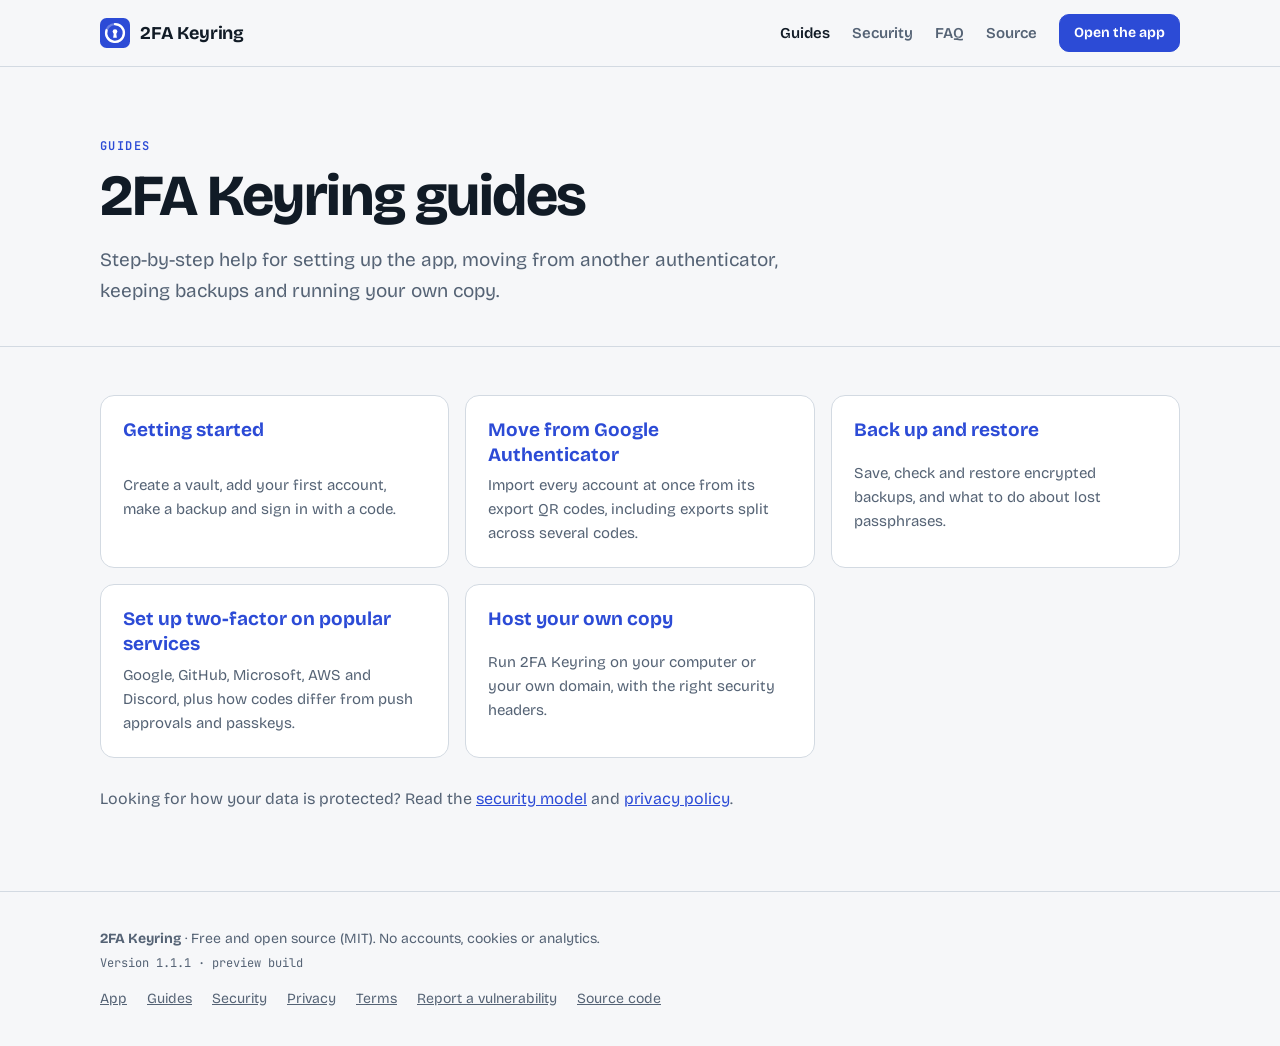
<file: guides/index.html>
<!doctype html>
<html lang="en">
<head>
<meta charset="utf-8">
<meta name="viewport" content="width=device-width,initial-scale=1,viewport-fit=cover">
<meta http-equiv="Content-Security-Policy" content="default-src 'none'; script-src 'none'; style-src 'self'; font-src 'self'; img-src 'self'; connect-src 'none'; base-uri 'none'; form-action 'none'; object-src 'none'">
<meta name="referrer" content="no-referrer">
<meta name="color-scheme" content="light dark">
<title>Guides | 2FA Keyring</title>
<meta name="description" content="Step-by-step guides for 2FA Keyring: getting started, moving from Google Authenticator, backups, setting up popular services and self-hosting.">
<link rel="canonical" href="https://2fa-keyring.com/guides/">
<meta property="og:type" content="website">
<meta property="og:site_name" content="2FA Keyring">
<meta property="og:title" content="Guides | 2FA Keyring">
<meta property="og:description" content="Step-by-step guides for 2FA Keyring: getting started, moving from Google Authenticator, backups, setting up popular services and self-hosting.">
<meta property="og:url" content="https://2fa-keyring.com/guides/">
<meta property="og:image" content="https://2fa-keyring.com/assets/og.png">
<meta property="og:image:width" content="1200">
<meta property="og:image:height" content="630">
<meta property="og:image:alt" content="2FA Keyring: a free browser authenticator that keeps your keys encrypted on your device">
<meta name="twitter:card" content="summary_large_image">
<link rel="icon" href="/assets/icon.svg" type="image/svg+xml">
<link rel="stylesheet" href="/assets/fonts.css">
<link rel="stylesheet" href="/assets/site.css">
<link rel="stylesheet" href="/assets/chrome.css">
</head>
<body>
<a class="skip" href="#main">Skip to content</a>
<header class="site-head">
  <div class="chrome-wrap">
    <a class="logo" href="/"><img src="/assets/icon.svg" alt="" width="30" height="30">2FA Keyring</a>
    <nav class="nav" aria-label="Main">
      <a href="/guides/" aria-current="page">Guides</a>
      <a href="/security/">Security</a>
      <a class="hide-sm" href="/#faq">FAQ</a>
      <a class="hide-sm" href="https://github.com/estuty/2FA-Keyring" rel="noopener noreferrer">Source</a>
      <a class="nav-cta" href="/app/">Open the app</a>
    </nav>
  </div>
</header>

<main id="main">
  <div class="doc-hero">
    <div class="wrap">
      <p class="kicker">Guides</p>
      <h1>2FA Keyring guides</h1>
      <p class="lead">Step-by-step help for setting up the app, moving from another authenticator, keeping backups and running your own copy.</p>
    </div>
  </div>
  <div class="wrap guide-hub">
    <ul class="guide-list">
      <li><a href="/guides/getting-started/"><b>Getting started</b><span>Create a vault, add your first account, make a backup and sign in with a code.</span></a></li>
      <li><a href="/guides/google-authenticator/"><b>Move from Google Authenticator</b><span>Import every account at once from its export QR codes, including exports split across several codes.</span></a></li>
      <li><a href="/guides/backup-and-restore/"><b>Back up and restore</b><span>Save, check and restore encrypted backups, and what to do about lost passphrases.</span></a></li>
      <li><a href="/guides/add-accounts/"><b>Set up two-factor on popular services</b><span>Google, GitHub, Microsoft, AWS and Discord, plus how codes differ from push approvals and passkeys.</span></a></li>
      <li><a href="/guides/self-hosting/"><b>Host your own copy</b><span>Run 2FA Keyring on your computer or your own domain, with the right security headers.</span></a></li>
    </ul>
    <p class="muted">Looking for how your data is protected? Read the <a href="/security/">security model</a> and <a href="/privacy/">privacy policy</a>.</p>
  </div>
</main>

<footer class="site-foot">
  <div class="chrome-wrap">
    <div class="foot-about">
      <p><b>2FA Keyring</b> · Free and open source (MIT). No accounts, cookies or analytics.</p>
      <p class="build">Version <!--BUILD-->1.1.1 · preview build<!--/BUILD--></p>
    </div>
    <nav aria-label="Footer">
      <a href="/app/">App</a>
      <a href="/guides/">Guides</a>
      <a href="/security/">Security</a>
      <a href="/privacy/">Privacy</a>
      <a href="/terms/">Terms</a>
      <a href="/security/#report">Report a vulnerability</a>
      <a href="https://github.com/estuty/2FA-Keyring" rel="noopener noreferrer">Source code</a>
    </nav>
  </div>
</footer>
</body>
</html>
</file>
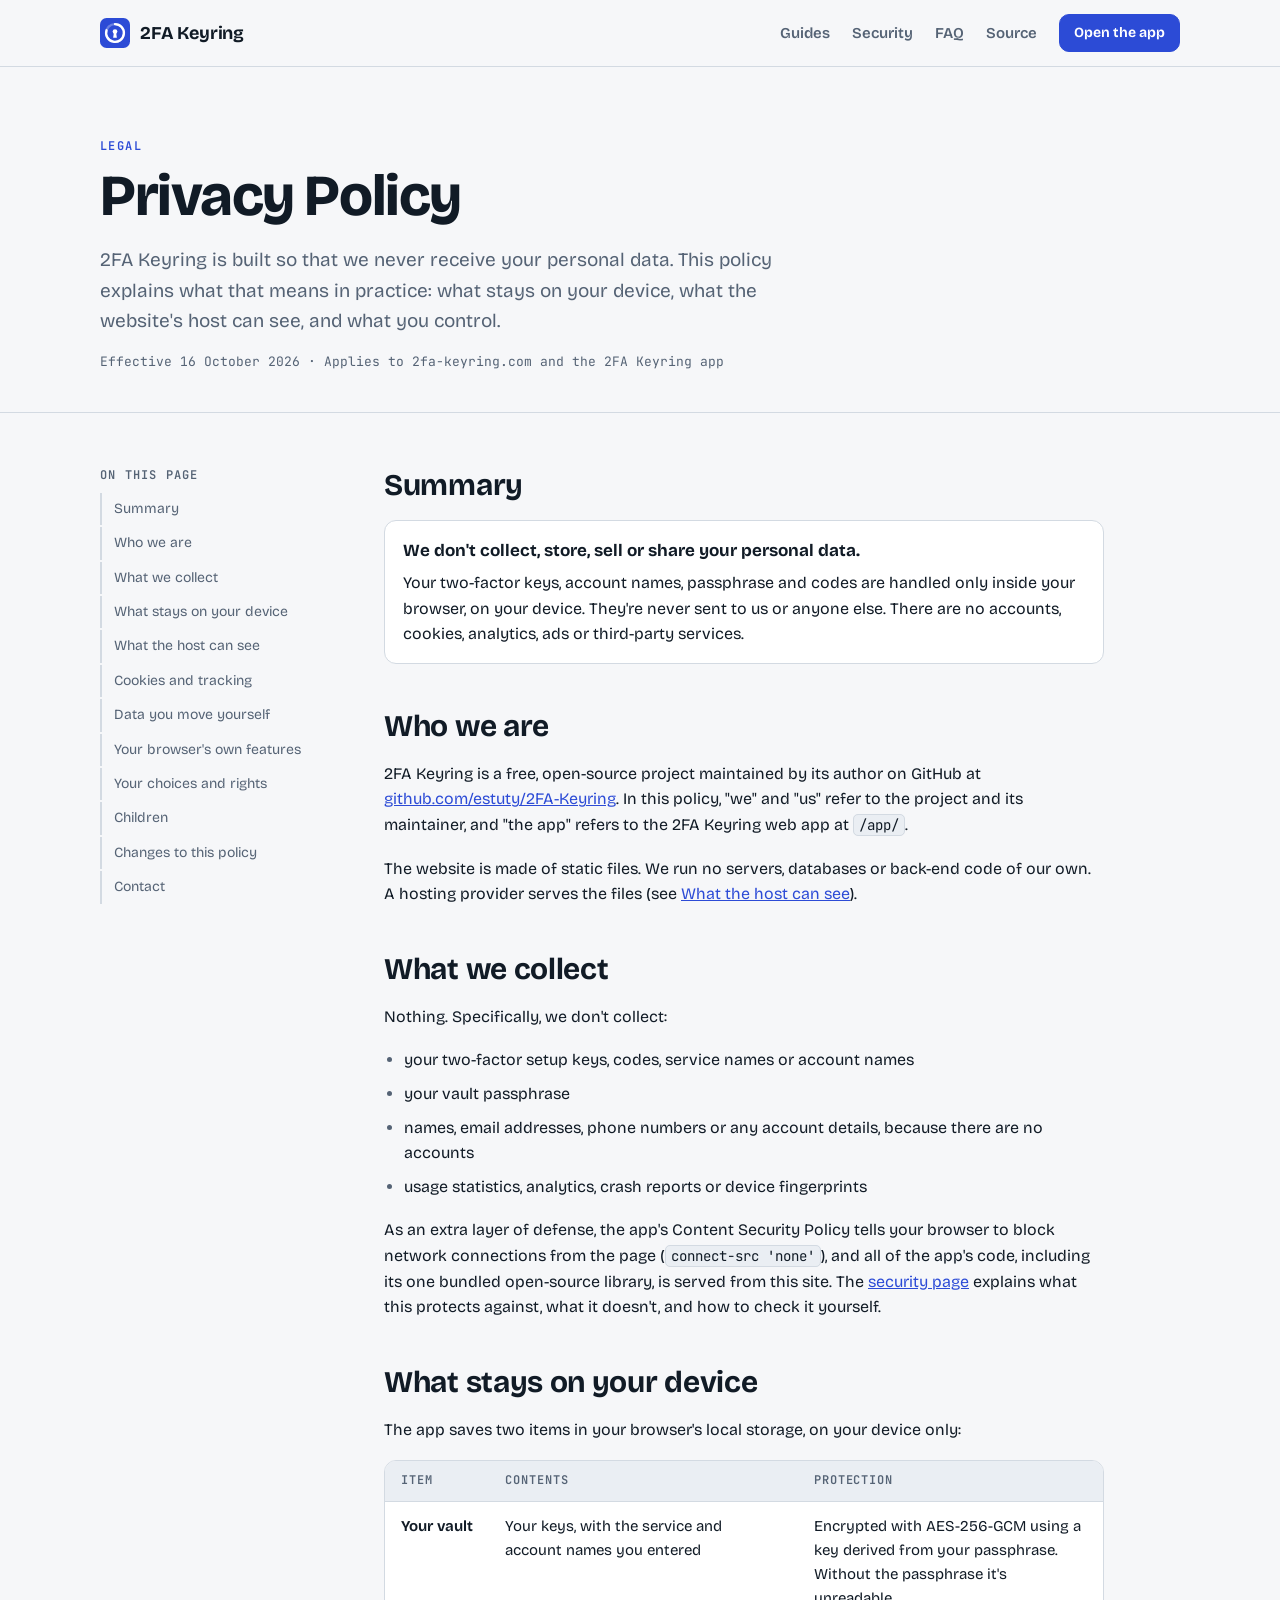
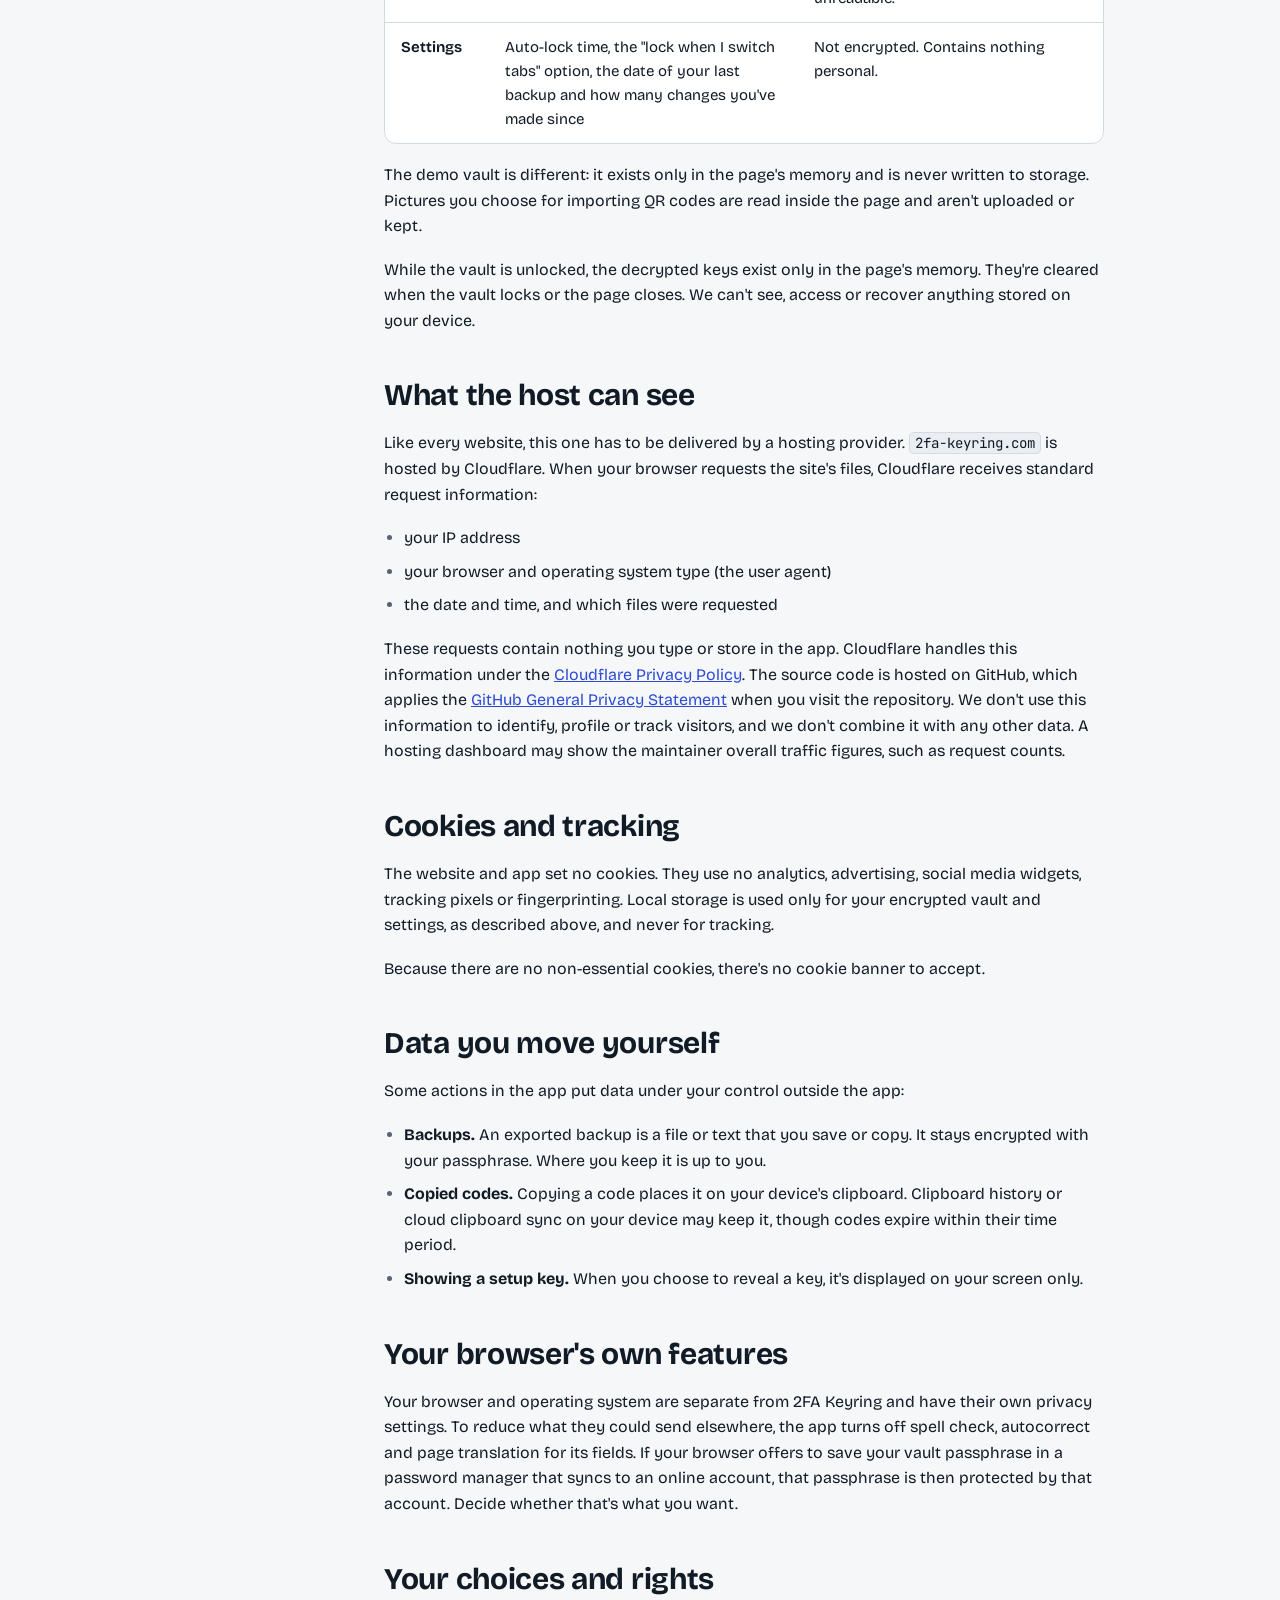
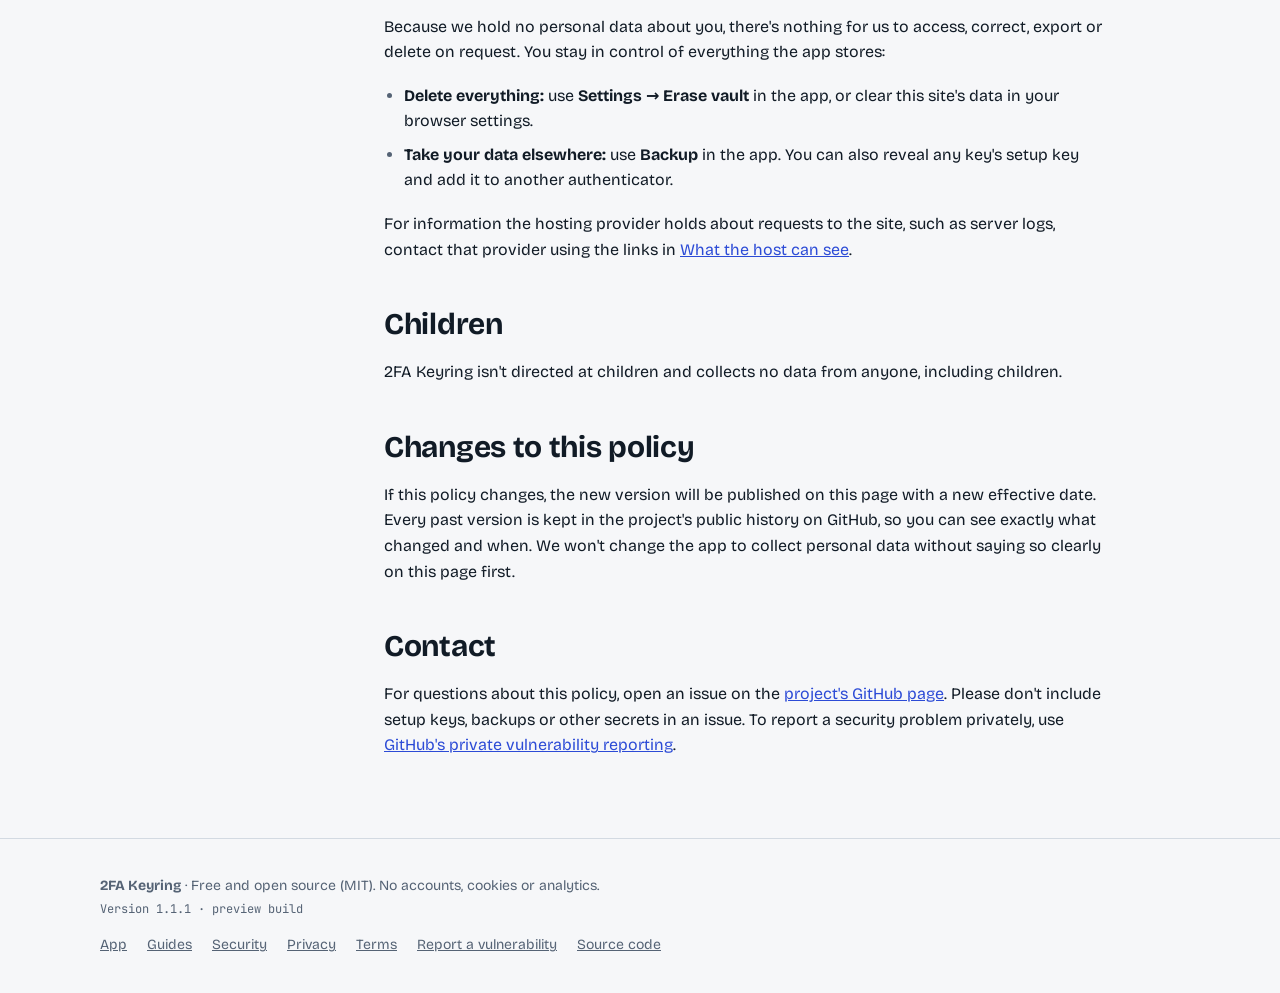
<file: privacy/index.html>
<!doctype html>
<html lang="en">
<head>
<meta charset="utf-8">
<meta name="viewport" content="width=device-width,initial-scale=1,viewport-fit=cover">
<meta http-equiv="Content-Security-Policy" content="default-src 'none'; script-src 'none'; style-src 'self'; font-src 'self'; img-src 'self'; connect-src 'none'; base-uri 'none'; form-action 'none'; object-src 'none'">
<meta name="referrer" content="no-referrer">
<meta name="color-scheme" content="light dark">
<title>Privacy Policy | 2FA Keyring</title>
<meta name="description" content="How 2FA Keyring handles your data: nothing is collected, your keys stay encrypted on your device, and what the website host can see.">
<link rel="canonical" href="https://2fa-keyring.com/privacy/">
<meta property="og:type" content="website">
<meta property="og:site_name" content="2FA Keyring">
<meta property="og:title" content="Privacy Policy | 2FA Keyring">
<meta property="og:description" content="How 2FA Keyring handles your data: nothing is collected, your keys stay encrypted on your device, and what the website host can see.">
<meta property="og:url" content="https://2fa-keyring.com/privacy/">
<meta property="og:image" content="https://2fa-keyring.com/assets/og.png">
<meta property="og:image:width" content="1200">
<meta property="og:image:height" content="630">
<meta property="og:image:alt" content="2FA Keyring: a free browser authenticator that keeps your keys encrypted on your device">
<meta name="twitter:card" content="summary_large_image">
<link rel="icon" href="/assets/icon.svg" type="image/svg+xml">
<link rel="stylesheet" href="/assets/fonts.css">
<link rel="stylesheet" href="/assets/site.css">
<link rel="stylesheet" href="/assets/chrome.css">
</head>
<body>
<a class="skip" href="#main">Skip to content</a>
<header class="site-head">
  <div class="chrome-wrap">
    <a class="logo" href="/"><img src="/assets/icon.svg" alt="" width="30" height="30">2FA Keyring</a>
    <nav class="nav" aria-label="Main">
      <a href="/guides/">Guides</a>
      <a href="/security/">Security</a>
      <a class="hide-sm" href="/#faq">FAQ</a>
      <a class="hide-sm" href="https://github.com/estuty/2FA-Keyring" rel="noopener noreferrer">Source</a>
      <a class="nav-cta" href="/app/">Open the app</a>
    </nav>
  </div>
</header>

<main id="main">
  <div class="doc-hero">
    <div class="wrap">
      <p class="kicker">Legal</p>
      <h1>Privacy Policy</h1>
      <p class="lead">2FA Keyring is built so that we never receive your personal data. This policy explains what that means in practice: what stays on your device, what the website's host can see, and what you control.</p>
      <p class="meta">Effective 16 October 2026 · Applies to 2fa-keyring.com and the 2FA Keyring app</p>
    </div>
  </div>

  <div class="wrap doc">
    <nav class="toc" aria-label="On this page">
      <p>On this page</p>
      <a href="#summary">Summary</a>
      <a href="#who">Who we are</a>
      <a href="#collect">What we collect</a>
      <a href="#device">What stays on your device</a>
      <a href="#host">What the host can see</a>
      <a href="#cookies">Cookies and tracking</a>
      <a href="#yours">Data you move yourself</a>
      <a href="#browser">Your browser's own features</a>
      <a href="#rights">Your choices and rights</a>
      <a href="#children">Children</a>
      <a href="#changes">Changes to this policy</a>
      <a href="#contact">Contact</a>
    </nav>

    <article class="prose">
      <h2 id="summary">Summary</h2>
      <div class="callout">
        <b>We don't collect, store, sell or share your personal data.</b>
        <p>Your two-factor keys, account names, passphrase and codes are handled only inside your browser, on your device. They're never sent to us or anyone else. There are no accounts, cookies, analytics, ads or third-party services.</p>
      </div>

      <h2 id="who">Who we are</h2>
      <p>2FA Keyring is a free, open-source project maintained by its author on GitHub at <a href="https://github.com/estuty/2FA-Keyring" rel="noopener noreferrer">github.com/estuty/2FA-Keyring</a>. In this policy, "we" and "us" refer to the project and its maintainer, and "the app" refers to the 2FA Keyring web app at <code>/app/</code>.</p>
      <p>The website is made of static files. We run no servers, databases or back-end code of our own. A hosting provider serves the files (see <a href="#host">What the host can see</a>).</p>

      <h2 id="collect">What we collect</h2>
      <p>Nothing. Specifically, we don't collect:</p>
      <ul>
        <li>your two-factor setup keys, codes, service names or account names</li>
        <li>your vault passphrase</li>
        <li>names, email addresses, phone numbers or any account details, because there are no accounts</li>
        <li>usage statistics, analytics, crash reports or device fingerprints</li>
      </ul>
      <p>As an extra layer of defense, the app's Content Security Policy tells your browser to block network connections from the page (<code>connect-src 'none'</code>), and all of the app's code, including its one bundled open-source library, is served from this site. The <a href="/security/">security page</a> explains what this protects against, what it doesn't, and how to check it yourself.</p>

      <h2 id="device">What stays on your device</h2>
      <p>The app saves two items in your browser's local storage, on your device only:</p>
      <div class="table-wrap" tabindex="0" role="region" aria-label="Scrollable table">
        <table>
          <thead><tr><th>Item</th><th>Contents</th><th>Protection</th></tr></thead>
          <tbody>
            <tr><td>Your vault</td><td>Your keys, with the service and account names you entered</td><td>Encrypted with AES-256-GCM using a key derived from your passphrase. Without the passphrase it's unreadable.</td></tr>
            <tr><td>Settings</td><td>Auto-lock time, the "lock when I switch tabs" option, the date of your last backup and how many changes you've made since</td><td>Not encrypted. Contains nothing personal.</td></tr>
          </tbody>
        </table>
      </div>
      <p>The demo vault is different: it exists only in the page's memory and is never written to storage. Pictures you choose for importing QR codes are read inside the page and aren't uploaded or kept.</p>
      <p>While the vault is unlocked, the decrypted keys exist only in the page's memory. They're cleared when the vault locks or the page closes. We can't see, access or recover anything stored on your device.</p>

      <h2 id="host">What the host can see</h2>
      <p>Like every website, this one has to be delivered by a hosting provider. <code>2fa-keyring.com</code> is hosted by Cloudflare. When your browser requests the site's files, Cloudflare receives standard request information:</p>
      <ul>
        <li>your IP address</li>
        <li>your browser and operating system type (the user agent)</li>
        <li>the date and time, and which files were requested</li>
      </ul>
      <p>These requests contain nothing you type or store in the app. Cloudflare handles this information under the <a href="https://www.cloudflare.com/privacypolicy/" rel="noopener noreferrer">Cloudflare Privacy Policy</a>. The source code is hosted on GitHub, which applies the <a href="https://docs.github.com/en/site-policy/privacy-policies/github-general-privacy-statement" rel="noopener noreferrer">GitHub General Privacy Statement</a> when you visit the repository. We don't use this information to identify, profile or track visitors, and we don't combine it with any other data. A hosting dashboard may show the maintainer overall traffic figures, such as request counts.</p>

      <h2 id="cookies">Cookies and tracking</h2>
      <p>The website and app set no cookies. They use no analytics, advertising, social media widgets, tracking pixels or fingerprinting. Local storage is used only for your encrypted vault and settings, as described above, and never for tracking.</p>
      <p>Because there are no non-essential cookies, there's no cookie banner to accept.</p>

      <h2 id="yours">Data you move yourself</h2>
      <p>Some actions in the app put data under your control outside the app:</p>
      <ul>
        <li><b>Backups.</b> An exported backup is a file or text that you save or copy. It stays encrypted with your passphrase. Where you keep it is up to you.</li>
        <li><b>Copied codes.</b> Copying a code places it on your device's clipboard. Clipboard history or cloud clipboard sync on your device may keep it, though codes expire within their time period.</li>
        <li><b>Showing a setup key.</b> When you choose to reveal a key, it's displayed on your screen only.</li>
      </ul>

      <h2 id="browser">Your browser's own features</h2>
      <p>Your browser and operating system are separate from 2FA Keyring and have their own privacy settings. To reduce what they could send elsewhere, the app turns off spell check, autocorrect and page translation for its fields. If your browser offers to save your vault passphrase in a password manager that syncs to an online account, that passphrase is then protected by that account. Decide whether that's what you want.</p>

      <h2 id="rights">Your choices and rights</h2>
      <p>Because we hold no personal data about you, there's nothing for us to access, correct, export or delete on request. You stay in control of everything the app stores:</p>
      <ul>
        <li><b>Delete everything:</b> use <b>Settings → Erase vault</b> in the app, or clear this site's data in your browser settings.</li>
        <li><b>Take your data elsewhere:</b> use <b>Backup</b> in the app. You can also reveal any key's setup key and add it to another authenticator.</li>
      </ul>
      <p>For information the hosting provider holds about requests to the site, such as server logs, contact that provider using the links in <a href="#host">What the host can see</a>.</p>

      <h2 id="children">Children</h2>
      <p>2FA Keyring isn't directed at children and collects no data from anyone, including children.</p>

      <h2 id="changes">Changes to this policy</h2>
      <p>If this policy changes, the new version will be published on this page with a new effective date. Every past version is kept in the project's public history on GitHub, so you can see exactly what changed and when. We won't change the app to collect personal data without saying so clearly on this page first.</p>

      <h2 id="contact">Contact</h2>
      <p>For questions about this policy, open an issue on the <a href="https://github.com/estuty/2FA-Keyring/issues" rel="noopener noreferrer">project's GitHub page</a>. Please don't include setup keys, backups or other secrets in an issue. To report a security problem privately, use <a href="/security/#report">GitHub's private vulnerability reporting</a>.</p>
    </article>
  </div>
</main>

<footer class="site-foot">
  <div class="chrome-wrap">
    <div class="foot-about">
      <p><b>2FA Keyring</b> · Free and open source (MIT). No accounts, cookies or analytics.</p>
      <p class="build">Version <!--BUILD-->1.1.1 · preview build<!--/BUILD--></p>
    </div>
    <nav aria-label="Footer">
      <a href="/app/">App</a>
      <a href="/guides/">Guides</a>
      <a href="/security/">Security</a>
      <a href="/privacy/">Privacy</a>
      <a href="/terms/">Terms</a>
      <a href="/security/#report">Report a vulnerability</a>
      <a href="https://github.com/estuty/2FA-Keyring" rel="noopener noreferrer">Source code</a>
    </nav>
  </div>
</footer>
</body>
</html>
</file>
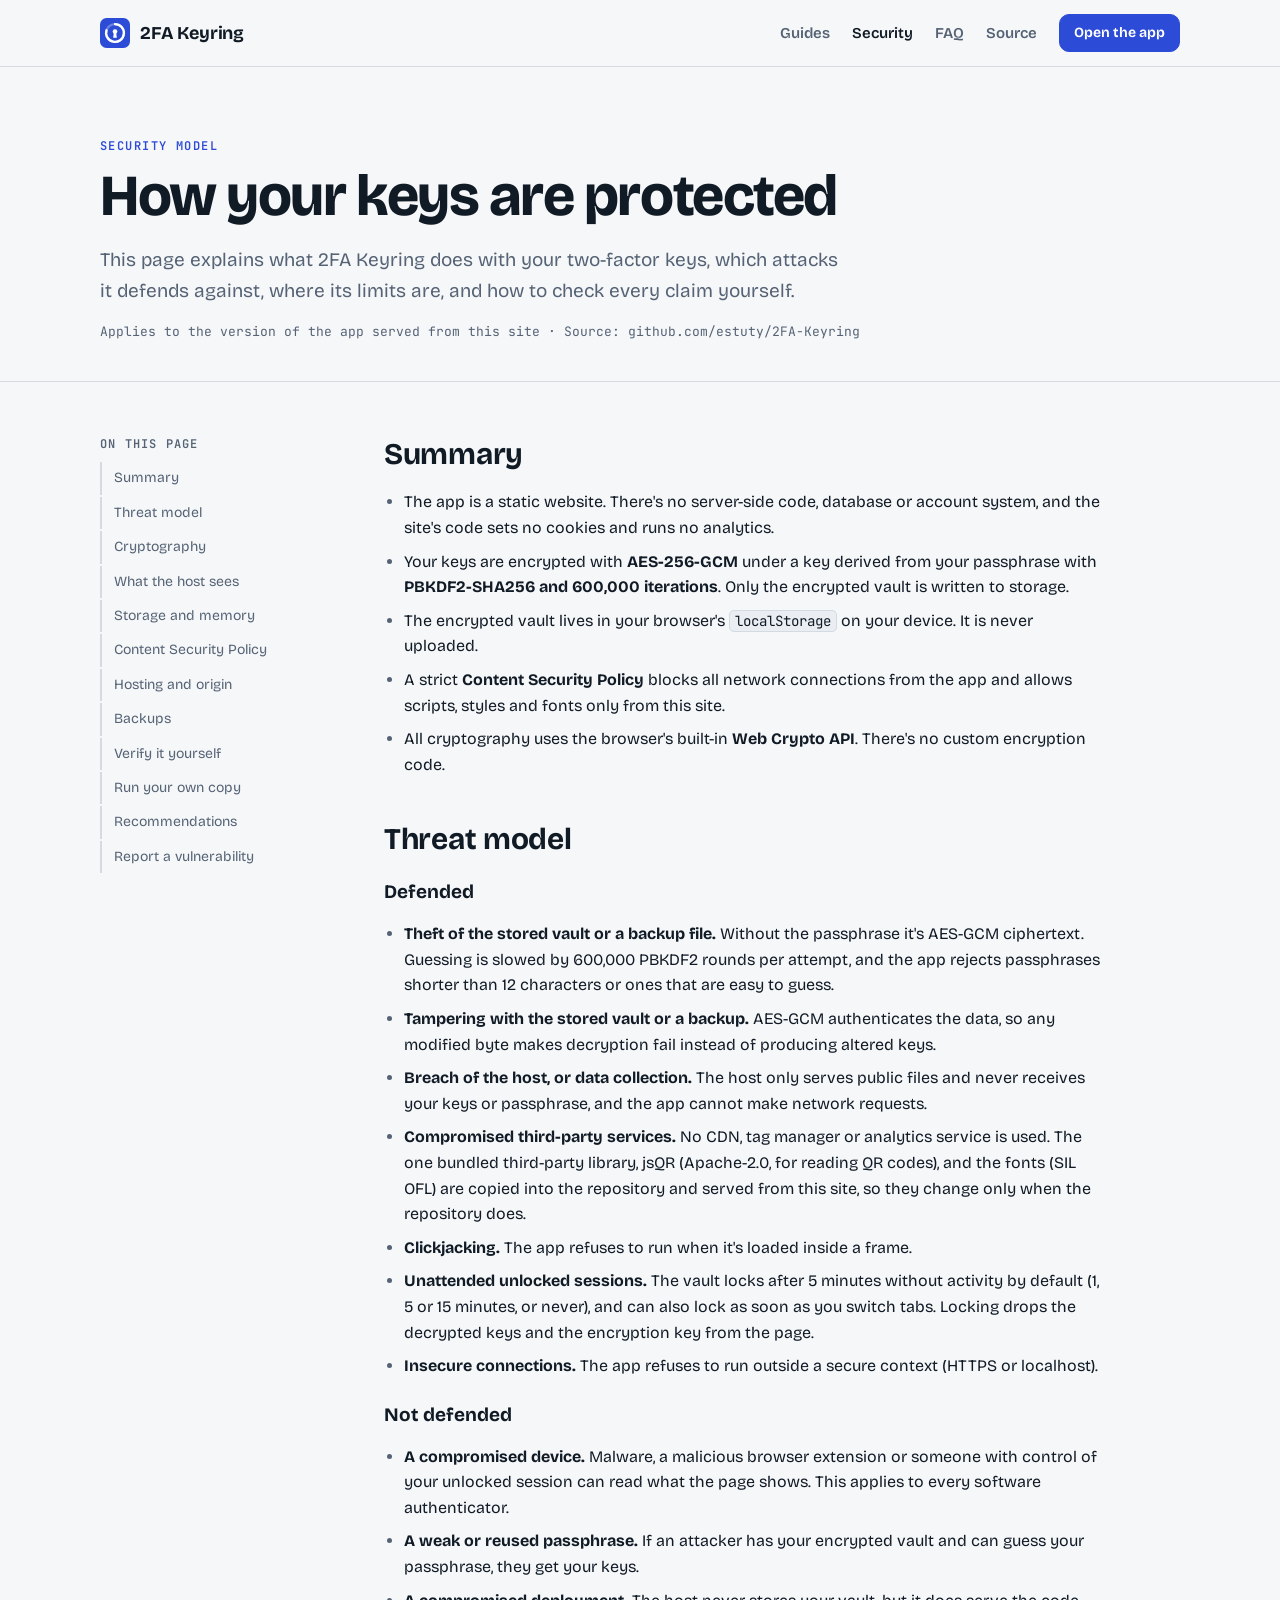
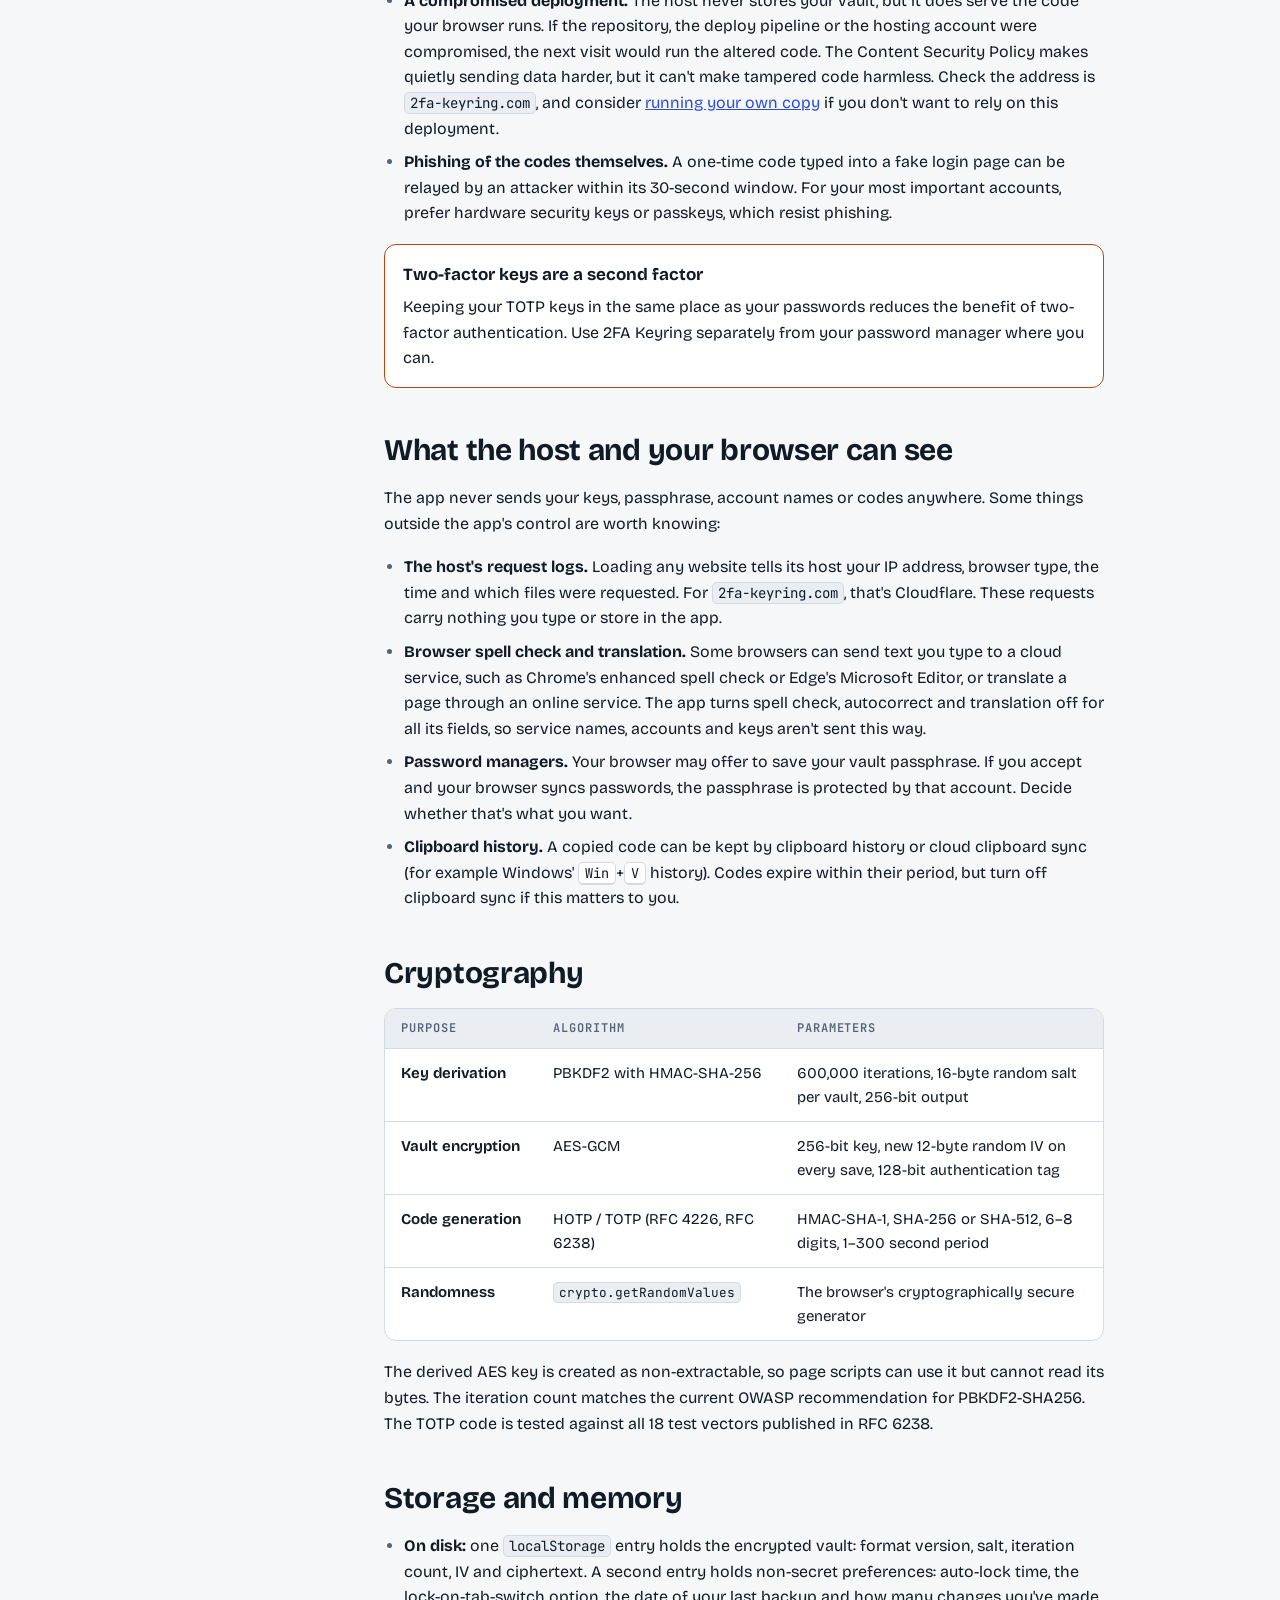
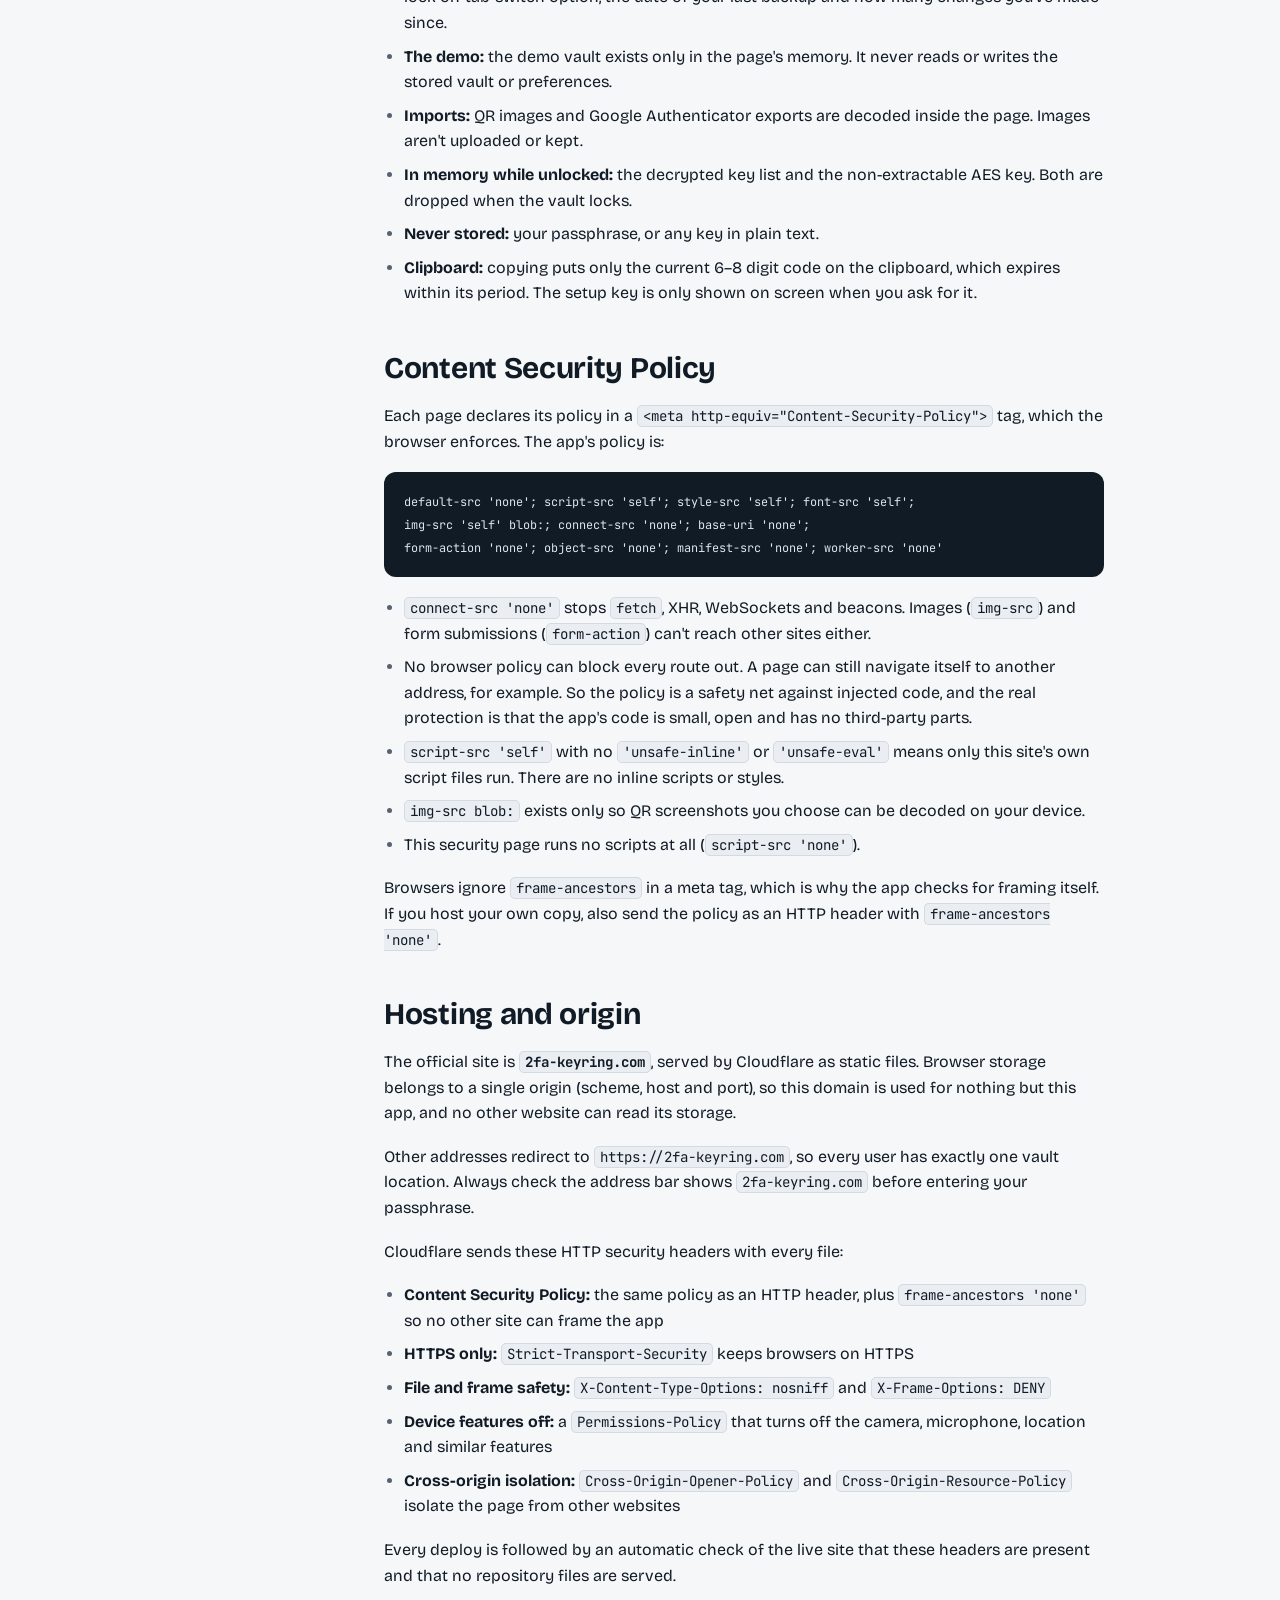
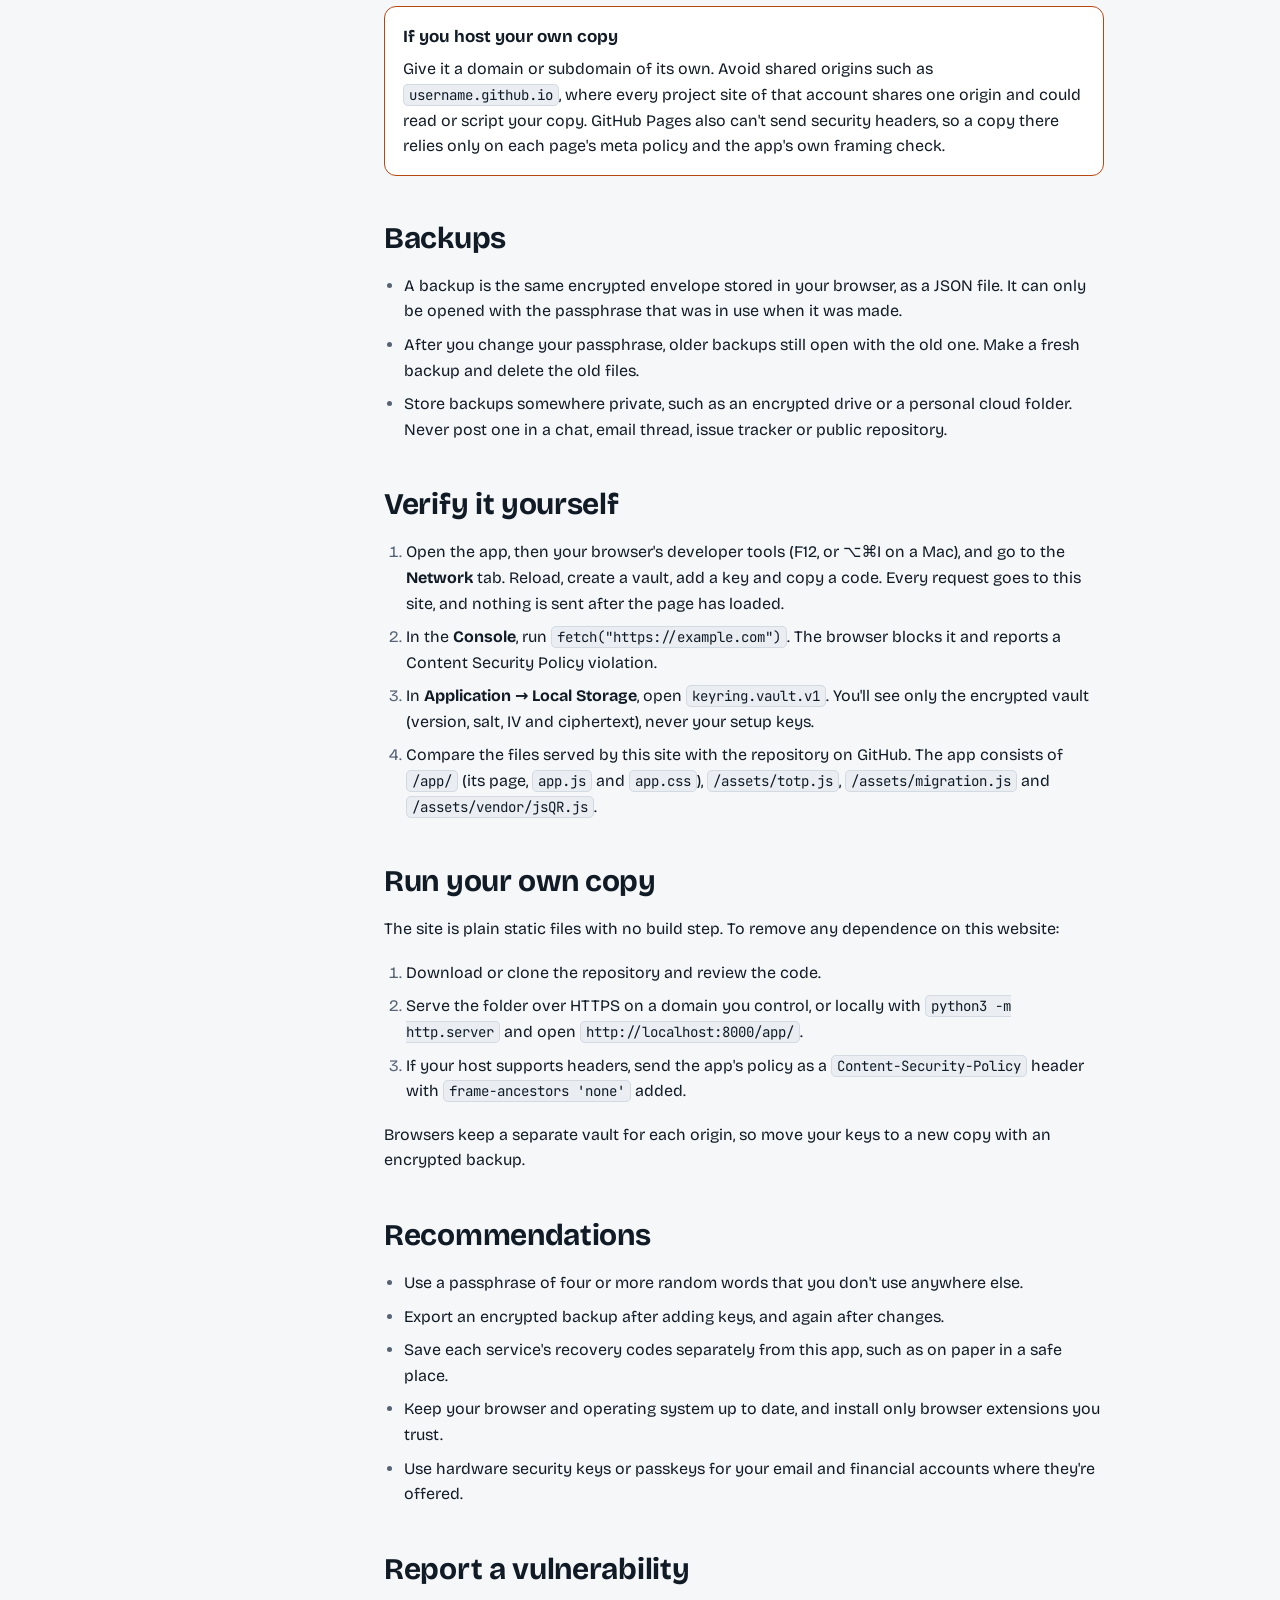
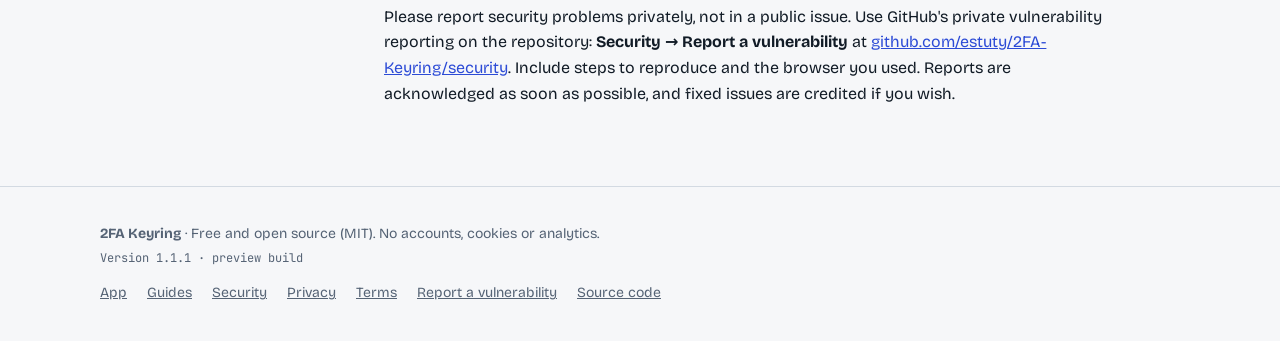
<file: security/index.html>
<!doctype html>
<html lang="en">
<head>
<meta charset="utf-8">
<meta name="viewport" content="width=device-width,initial-scale=1,viewport-fit=cover">
<meta http-equiv="Content-Security-Policy" content="default-src 'none'; script-src 'none'; style-src 'self'; font-src 'self'; img-src 'self'; connect-src 'none'; base-uri 'none'; form-action 'none'; object-src 'none'">
<meta name="referrer" content="no-referrer">
<meta name="color-scheme" content="light dark">
<title>Security Model: How 2FA Keyring Protects Your Keys</title>
<meta name="description" content="How 2FA Keyring protects your two-factor keys: local AES-256-GCM encryption, threat model and limits, Content Security Policy, hosting, and how to verify it yourself.">
<link rel="canonical" href="https://2fa-keyring.com/security/">
<meta property="og:type" content="website">
<meta property="og:site_name" content="2FA Keyring">
<meta property="og:title" content="Security Model: How 2FA Keyring Protects Your Keys">
<meta property="og:description" content="How 2FA Keyring protects your two-factor keys: local AES-256-GCM encryption, threat model and limits, Content Security Policy, hosting, and how to verify it yourself.">
<meta property="og:url" content="https://2fa-keyring.com/security/">
<meta property="og:image" content="https://2fa-keyring.com/assets/og.png">
<meta property="og:image:width" content="1200">
<meta property="og:image:height" content="630">
<meta property="og:image:alt" content="2FA Keyring: a free browser authenticator that keeps your keys encrypted on your device">
<meta name="twitter:card" content="summary_large_image">
<link rel="icon" href="/assets/icon.svg" type="image/svg+xml">
<link rel="stylesheet" href="/assets/fonts.css">
<link rel="stylesheet" href="/assets/site.css">
<link rel="stylesheet" href="/assets/chrome.css">
</head>
<body>
<a class="skip" href="#main">Skip to content</a>
<header class="site-head">
  <div class="chrome-wrap">
    <a class="logo" href="/"><img src="/assets/icon.svg" alt="" width="30" height="30">2FA Keyring</a>
    <nav class="nav" aria-label="Main">
      <a href="/guides/">Guides</a>
      <a href="/security/" aria-current="page">Security</a>
      <a class="hide-sm" href="/#faq">FAQ</a>
      <a class="hide-sm" href="https://github.com/estuty/2FA-Keyring" rel="noopener noreferrer">Source</a>
      <a class="nav-cta" href="/app/">Open the app</a>
    </nav>
  </div>
</header>

<main id="main">
  <div class="doc-hero">
    <div class="wrap">
      <p class="kicker">Security model</p>
      <h1>How your keys are protected</h1>
      <p class="lead">This page explains what 2FA Keyring does with your two-factor keys, which attacks it defends against, where its limits are, and how to check every claim yourself.</p>
      <p class="meta">Applies to the version of the app served from this site · Source: github.com/estuty/2FA-Keyring</p>
    </div>
  </div>

  <div class="wrap doc">
    <nav class="toc" aria-label="On this page">
      <p>On this page</p>
      <a href="#summary">Summary</a>
      <a href="#threats">Threat model</a>
      <a href="#crypto">Cryptography</a>
      <a href="#host">What the host sees</a>
      <a href="#storage">Storage and memory</a>
      <a href="#csp">Content Security Policy</a>
      <a href="#hosting">Hosting and origin</a>
      <a href="#backups">Backups</a>
      <a href="#verify">Verify it yourself</a>
      <a href="#selfhost">Run your own copy</a>
      <a href="#advice">Recommendations</a>
      <a href="#report">Report a vulnerability</a>
    </nav>

    <article class="prose">
      <h2 id="summary">Summary</h2>
      <ul>
        <li>The app is a static website. There's no server-side code, database or account system, and the site's code sets no cookies and runs no analytics.</li>
        <li>Your keys are encrypted with <b>AES-256-GCM</b> under a key derived from your passphrase with <b>PBKDF2-SHA256 and 600,000 iterations</b>. Only the encrypted vault is written to storage.</li>
        <li>The encrypted vault lives in your browser's <code>localStorage</code> on your device. It is never uploaded.</li>
        <li>A strict <b>Content Security Policy</b> blocks all network connections from the app and allows scripts, styles and fonts only from this site.</li>
        <li>All cryptography uses the browser's built-in <b>Web Crypto API</b>. There's no custom encryption code.</li>
      </ul>

      <h2 id="threats">Threat model</h2>
      <h3>Defended</h3>
      <ul>
        <li><b>Theft of the stored vault or a backup file.</b> Without the passphrase it's AES-GCM ciphertext. Guessing is slowed by 600,000 PBKDF2 rounds per attempt, and the app rejects passphrases shorter than 12 characters or ones that are easy to guess.</li>
        <li><b>Tampering with the stored vault or a backup.</b> AES-GCM authenticates the data, so any modified byte makes decryption fail instead of producing altered keys.</li>
        <li><b>Breach of the host, or data collection.</b> The host only serves public files and never receives your keys or passphrase, and the app cannot make network requests.</li>
        <li><b>Compromised third-party services.</b> No CDN, tag manager or analytics service is used. The one bundled third-party library, jsQR (Apache-2.0, for reading QR codes), and the fonts (SIL OFL) are copied into the repository and served from this site, so they change only when the repository does.</li>
        <li><b>Clickjacking.</b> The app refuses to run when it's loaded inside a frame.</li>
        <li><b>Unattended unlocked sessions.</b> The vault locks after 5 minutes without activity by default (1, 5 or 15 minutes, or never), and can also lock as soon as you switch tabs. Locking drops the decrypted keys and the encryption key from the page.</li>
        <li><b>Insecure connections.</b> The app refuses to run outside a secure context (HTTPS or localhost).</li>
      </ul>
      <h3>Not defended</h3>
      <ul>
        <li><b>A compromised device.</b> Malware, a malicious browser extension or someone with control of your unlocked session can read what the page shows. This applies to every software authenticator.</li>
        <li><b>A weak or reused passphrase.</b> If an attacker has your encrypted vault and can guess your passphrase, they get your keys.</li>
        <li><b>A compromised deployment.</b> The host never stores your vault, but it does serve the code your browser runs. If the repository, the deploy pipeline or the hosting account were compromised, the next visit would run the altered code. The Content Security Policy makes quietly sending data harder, but it can't make tampered code harmless. Check the address is <code>2fa-keyring.com</code>, and consider <a href="/guides/self-hosting/">running your own copy</a> if you don't want to rely on this deployment.</li>
        <li><b>Phishing of the codes themselves.</b> A one-time code typed into a fake login page can be relayed by an attacker within its 30-second window. For your most important accounts, prefer hardware security keys or passkeys, which resist phishing.</li>
      </ul>
      <div class="callout warn">
        <b>Two-factor keys are a second factor</b>
        <p>Keeping your TOTP keys in the same place as your passwords reduces the benefit of two-factor authentication. Use 2FA Keyring separately from your password manager where you can.</p>
      </div>

      <h2 id="host">What the host and your browser can see</h2>
      <p>The app never sends your keys, passphrase, account names or codes anywhere. Some things outside the app's control are worth knowing:</p>
      <ul>
        <li><b>The host's request logs.</b> Loading any website tells its host your IP address, browser type, the time and which files were requested. For <code>2fa-keyring.com</code>, that's Cloudflare. These requests carry nothing you type or store in the app.</li>
        <li><b>Browser spell check and translation.</b> Some browsers can send text you type to a cloud service, such as Chrome's enhanced spell check or Edge's Microsoft Editor, or translate a page through an online service. The app turns spell check, autocorrect and translation off for all its fields, so service names, accounts and keys aren't sent this way.</li>
        <li><b>Password managers.</b> Your browser may offer to save your vault passphrase. If you accept and your browser syncs passwords, the passphrase is protected by that account. Decide whether that's what you want.</li>
        <li><b>Clipboard history.</b> A copied code can be kept by clipboard history or cloud clipboard sync (for example Windows' <kbd>Win</kbd>+<kbd>V</kbd> history). Codes expire within their period, but turn off clipboard sync if this matters to you.</li>
      </ul>

      <h2 id="crypto">Cryptography</h2>
      <div class="table-wrap" tabindex="0" role="region" aria-label="Scrollable table">
        <table>
          <thead><tr><th>Purpose</th><th>Algorithm</th><th>Parameters</th></tr></thead>
          <tbody>
            <tr><td>Key derivation</td><td>PBKDF2 with HMAC-SHA-256</td><td>600,000 iterations, 16-byte random salt per vault, 256-bit output</td></tr>
            <tr><td>Vault encryption</td><td>AES-GCM</td><td>256-bit key, new 12-byte random IV on every save, 128-bit authentication tag</td></tr>
            <tr><td>Code generation</td><td>HOTP / TOTP (RFC 4226, RFC 6238)</td><td>HMAC-SHA-1, SHA-256 or SHA-512, 6–8 digits, 1–300 second period</td></tr>
            <tr><td>Randomness</td><td><code>crypto.getRandomValues</code></td><td>The browser's cryptographically secure generator</td></tr>
          </tbody>
        </table>
      </div>
      <p>The derived AES key is created as non-extractable, so page scripts can use it but cannot read its bytes. The iteration count matches the current OWASP recommendation for PBKDF2-SHA256. The TOTP code is tested against all 18 test vectors published in RFC 6238.</p>

      <h2 id="storage">Storage and memory</h2>
      <ul>
        <li><b>On disk:</b> one <code>localStorage</code> entry holds the encrypted vault: format version, salt, iteration count, IV and ciphertext. A second entry holds non-secret preferences: auto-lock time, the lock-on-tab-switch option, the date of your last backup and how many changes you've made since.</li>
        <li><b>The demo:</b> the demo vault exists only in the page's memory. It never reads or writes the stored vault or preferences.</li>
        <li><b>Imports:</b> QR images and Google Authenticator exports are decoded inside the page. Images aren't uploaded or kept.</li>
        <li><b>In memory while unlocked:</b> the decrypted key list and the non-extractable AES key. Both are dropped when the vault locks.</li>
        <li><b>Never stored:</b> your passphrase, or any key in plain text.</li>
        <li><b>Clipboard:</b> copying puts only the current 6–8 digit code on the clipboard, which expires within its period. The setup key is only shown on screen when you ask for it.</li>
      </ul>

      <h2 id="csp">Content Security Policy</h2>
      <p>Each page declares its policy in a <code>&lt;meta http-equiv="Content-Security-Policy"&gt;</code> tag, which the browser enforces. The app's policy is:</p>
<pre class="code" tabindex="0" aria-label="Code"><code>default-src 'none'; script-src 'self'; style-src 'self'; font-src 'self';
img-src 'self' blob:; connect-src 'none'; base-uri 'none';
form-action 'none'; object-src 'none'; manifest-src 'none'; worker-src 'none'</code></pre>
      <ul>
        <li><code>connect-src 'none'</code> stops <code>fetch</code>, XHR, WebSockets and beacons. Images (<code>img-src</code>) and form submissions (<code>form-action</code>) can't reach other sites either.</li>
        <li>No browser policy can block every route out. A page can still navigate itself to another address, for example. So the policy is a safety net against injected code, and the real protection is that the app's code is small, open and has no third-party parts.</li>
        <li><code>script-src 'self'</code> with no <code>'unsafe-inline'</code> or <code>'unsafe-eval'</code> means only this site's own script files run. There are no inline scripts or styles.</li>
        <li><code>img-src blob:</code> exists only so QR screenshots you choose can be decoded on your device.</li>
        <li>This security page runs no scripts at all (<code>script-src 'none'</code>).</li>
      </ul>
      <p>Browsers ignore <code>frame-ancestors</code> in a meta tag, which is why the app checks for framing itself. If you host your own copy, also send the policy as an HTTP header with <code>frame-ancestors 'none'</code>.</p>

      <h2 id="hosting">Hosting and origin</h2>
      <p>The official site is <b><code>2fa-keyring.com</code></b>, served by Cloudflare as static files. Browser storage belongs to a single origin (scheme, host and port), so this domain is used for nothing but this app, and no other website can read its storage.</p>
      <p>Other addresses redirect to <code>https://2fa-keyring.com</code>, so every user has exactly one vault location. Always check the address bar shows <code>2fa-keyring.com</code> before entering your passphrase.</p>
      <p>Cloudflare sends these HTTP security headers with every file:</p>
      <ul>
        <li><b>Content Security Policy:</b> the same policy as an HTTP header, plus <code>frame-ancestors 'none'</code> so no other site can frame the app</li>
        <li><b>HTTPS only:</b> <code>Strict-Transport-Security</code> keeps browsers on HTTPS</li>
        <li><b>File and frame safety:</b> <code>X-Content-Type-Options: nosniff</code> and <code>X-Frame-Options: DENY</code></li>
        <li><b>Device features off:</b> a <code>Permissions-Policy</code> that turns off the camera, microphone, location and similar features</li>
        <li><b>Cross-origin isolation:</b> <code>Cross-Origin-Opener-Policy</code> and <code>Cross-Origin-Resource-Policy</code> isolate the page from other websites</li>
      </ul>
      <p>Every deploy is followed by an automatic check of the live site that these headers are present and that no repository files are served.</p>
      <div class="callout warn">
        <b>If you host your own copy</b>
        <p>Give it a domain or subdomain of its own. Avoid shared origins such as <code>username.github.io</code>, where every project site of that account shares one origin and could read or script your copy. GitHub Pages also can't send security headers, so a copy there relies only on each page's meta policy and the app's own framing check.</p>
      </div>

      <h2 id="backups">Backups</h2>
      <ul>
        <li>A backup is the same encrypted envelope stored in your browser, as a JSON file. It can only be opened with the passphrase that was in use when it was made.</li>
        <li>After you change your passphrase, older backups still open with the old one. Make a fresh backup and delete the old files.</li>
        <li>Store backups somewhere private, such as an encrypted drive or a personal cloud folder. Never post one in a chat, email thread, issue tracker or public repository.</li>
      </ul>

      <h2 id="verify">Verify it yourself</h2>
      <ol>
        <li>Open the app, then your browser's developer tools (F12, or ⌥⌘I on a Mac), and go to the <b>Network</b> tab. Reload, create a vault, add a key and copy a code. Every request goes to this site, and nothing is sent after the page has loaded.</li>
        <li>In the <b>Console</b>, run <code>fetch("https://example.com")</code>. The browser blocks it and reports a Content Security Policy violation.</li>
        <li>In <b>Application → Local Storage</b>, open <code>keyring.vault.v1</code>. You'll see only the encrypted vault (version, salt, IV and ciphertext), never your setup keys.</li>
        <li>Compare the files served by this site with the repository on GitHub. The app consists of <code>/app/</code> (its page, <code>app.js</code> and <code>app.css</code>), <code>/assets/totp.js</code>, <code>/assets/migration.js</code> and <code>/assets/vendor/jsQR.js</code>.</li>
      </ol>

      <h2 id="selfhost">Run your own copy</h2>
      <p>The site is plain static files with no build step. To remove any dependence on this website:</p>
      <ol>
        <li>Download or clone the repository and review the code.</li>
        <li>Serve the folder over HTTPS on a domain you control, or locally with <code>python3 -m http.server</code> and open <code>http://localhost:8000/app/</code>.</li>
        <li>If your host supports headers, send the app's policy as a <code>Content-Security-Policy</code> header with <code>frame-ancestors 'none'</code> added.</li>
      </ol>
      <p>Browsers keep a separate vault for each origin, so move your keys to a new copy with an encrypted backup.</p>

      <h2 id="advice">Recommendations</h2>
      <ul>
        <li>Use a passphrase of four or more random words that you don't use anywhere else.</li>
        <li>Export an encrypted backup after adding keys, and again after changes.</li>
        <li>Save each service's recovery codes separately from this app, such as on paper in a safe place.</li>
        <li>Keep your browser and operating system up to date, and install only browser extensions you trust.</li>
        <li>Use hardware security keys or passkeys for your email and financial accounts where they're offered.</li>
      </ul>

      <h2 id="report">Report a vulnerability</h2>
      <p>Please report security problems privately, not in a public issue. Use GitHub's private vulnerability reporting on the repository: <b>Security → Report a vulnerability</b> at <a href="https://github.com/estuty/2FA-Keyring/security/advisories/new" rel="noopener noreferrer">github.com/estuty/2FA-Keyring/security</a>. Include steps to reproduce and the browser you used. Reports are acknowledged as soon as possible, and fixed issues are credited if you wish.</p>
    </article>
  </div>
</main>

<footer class="site-foot">
  <div class="chrome-wrap">
    <div class="foot-about">
      <p><b>2FA Keyring</b> · Free and open source (MIT). No accounts, cookies or analytics.</p>
      <p class="build">Version <!--BUILD-->1.1.1 · preview build<!--/BUILD--></p>
    </div>
    <nav aria-label="Footer">
      <a href="/app/">App</a>
      <a href="/guides/">Guides</a>
      <a href="/security/">Security</a>
      <a href="/privacy/">Privacy</a>
      <a href="/terms/">Terms</a>
      <a href="/security/#report">Report a vulnerability</a>
      <a href="https://github.com/estuty/2FA-Keyring" rel="noopener noreferrer">Source code</a>
    </nav>
  </div>
</footer>
</body>
</html>
</file>
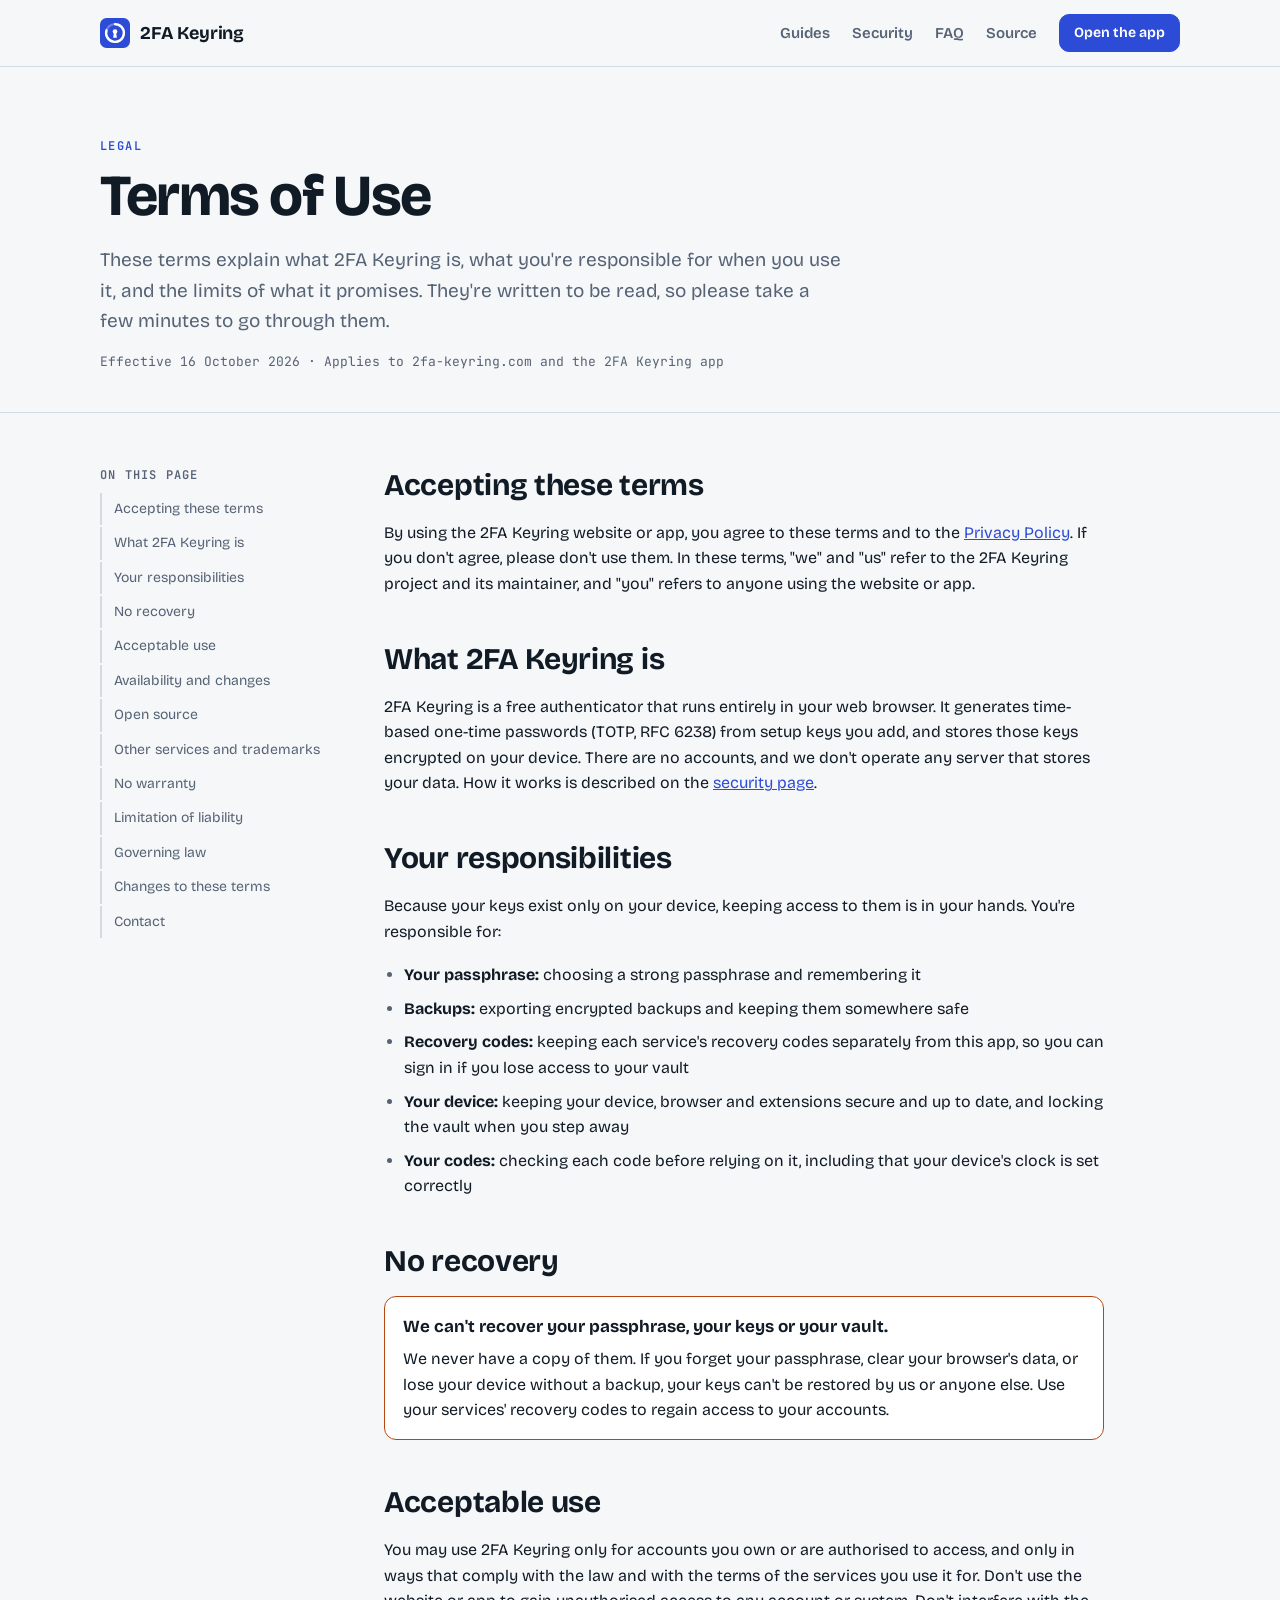
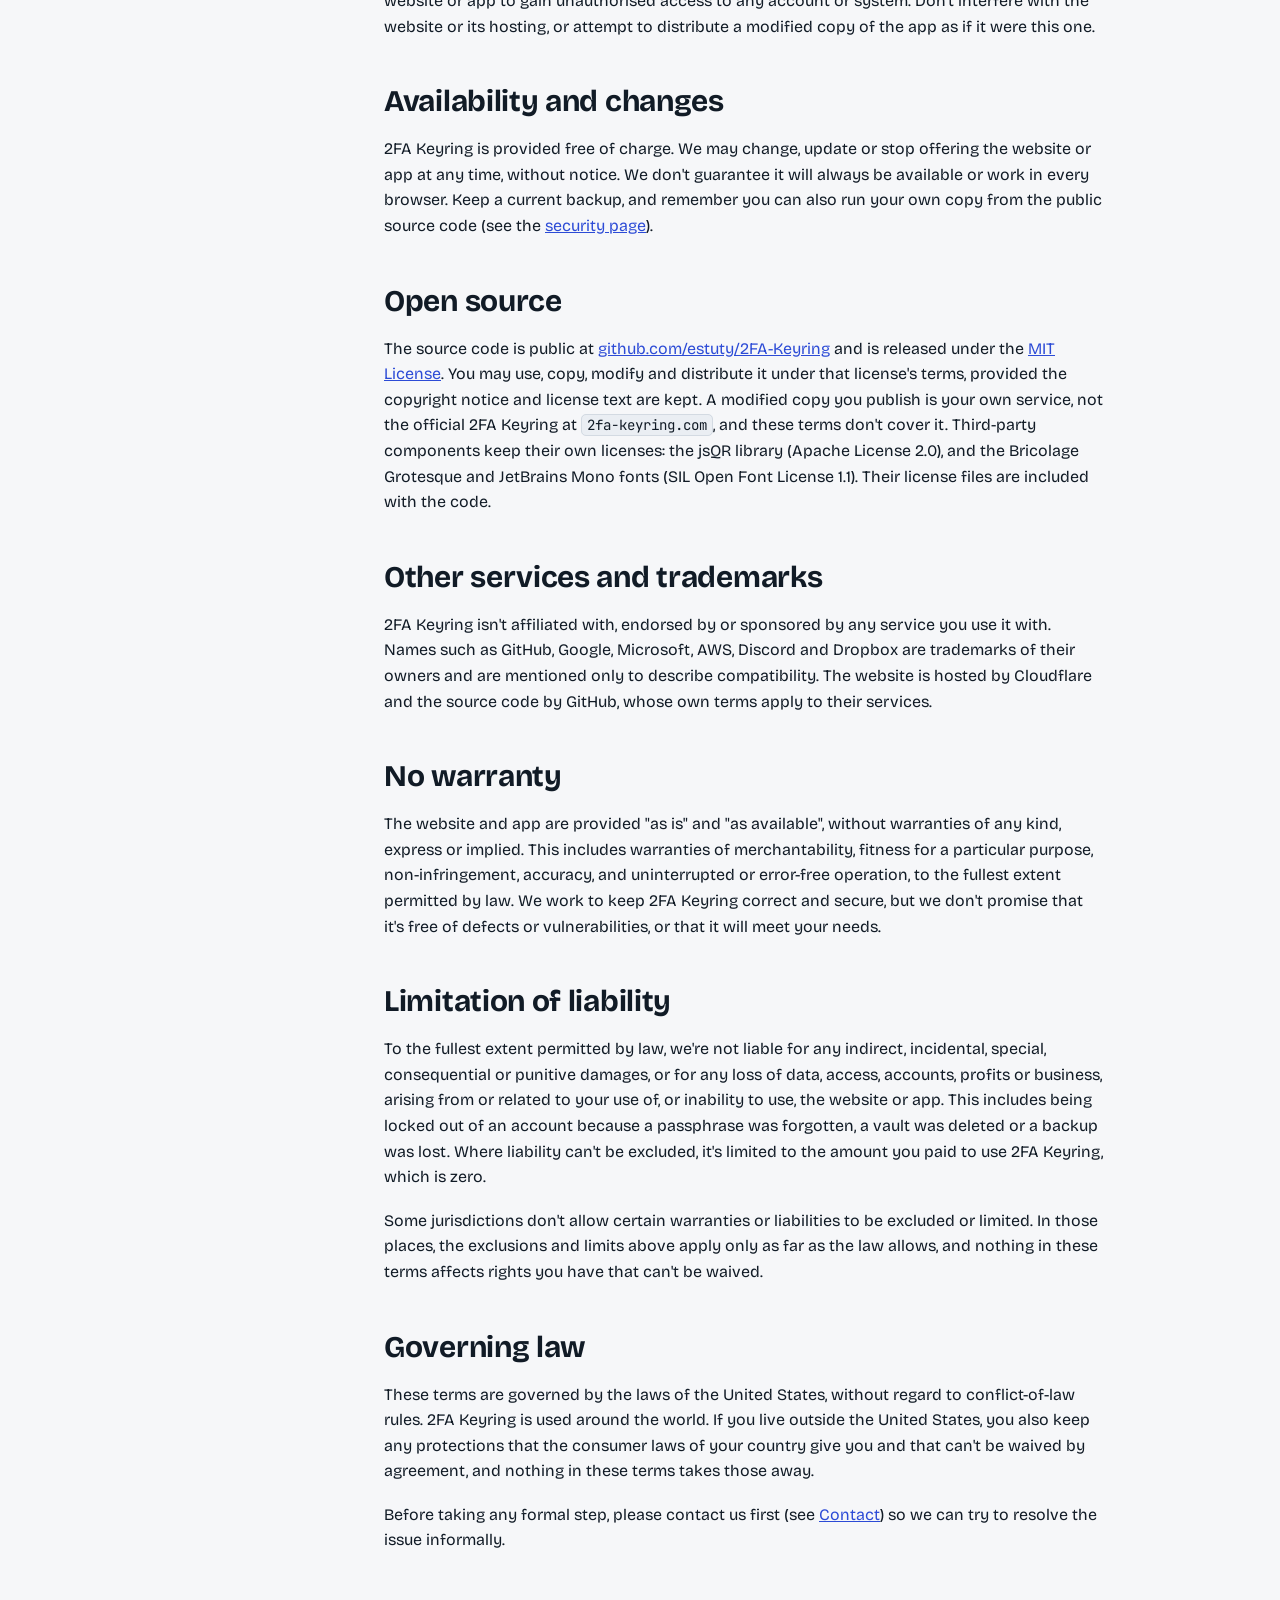
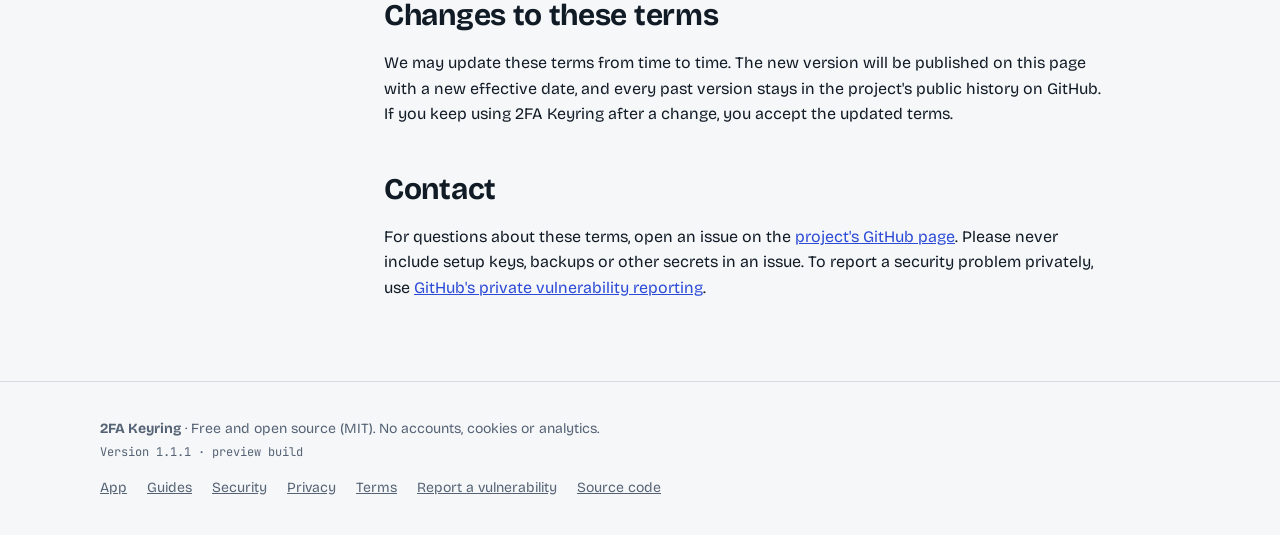
<file: terms/index.html>
<!doctype html>
<html lang="en">
<head>
<meta charset="utf-8">
<meta name="viewport" content="width=device-width,initial-scale=1,viewport-fit=cover">
<meta http-equiv="Content-Security-Policy" content="default-src 'none'; script-src 'none'; style-src 'self'; font-src 'self'; img-src 'self'; connect-src 'none'; base-uri 'none'; form-action 'none'; object-src 'none'">
<meta name="referrer" content="no-referrer">
<meta name="color-scheme" content="light dark">
<title>Terms of Use | 2FA Keyring</title>
<meta name="description" content="The terms for using the 2FA Keyring website and app: your responsibilities, no recovery, MIT-licensed code, no warranty, limits of liability and governing law.">
<link rel="canonical" href="https://2fa-keyring.com/terms/">
<meta property="og:type" content="website">
<meta property="og:site_name" content="2FA Keyring">
<meta property="og:title" content="Terms of Use | 2FA Keyring">
<meta property="og:description" content="The terms for using the 2FA Keyring website and app: your responsibilities, no recovery, MIT-licensed code, no warranty, limits of liability and governing law.">
<meta property="og:url" content="https://2fa-keyring.com/terms/">
<meta property="og:image" content="https://2fa-keyring.com/assets/og.png">
<meta property="og:image:width" content="1200">
<meta property="og:image:height" content="630">
<meta property="og:image:alt" content="2FA Keyring: a free browser authenticator that keeps your keys encrypted on your device">
<meta name="twitter:card" content="summary_large_image">
<link rel="icon" href="/assets/icon.svg" type="image/svg+xml">
<link rel="stylesheet" href="/assets/fonts.css">
<link rel="stylesheet" href="/assets/site.css">
<link rel="stylesheet" href="/assets/chrome.css">
</head>
<body>
<a class="skip" href="#main">Skip to content</a>
<header class="site-head">
  <div class="chrome-wrap">
    <a class="logo" href="/"><img src="/assets/icon.svg" alt="" width="30" height="30">2FA Keyring</a>
    <nav class="nav" aria-label="Main">
      <a href="/guides/">Guides</a>
      <a href="/security/">Security</a>
      <a class="hide-sm" href="/#faq">FAQ</a>
      <a class="hide-sm" href="https://github.com/estuty/2FA-Keyring" rel="noopener noreferrer">Source</a>
      <a class="nav-cta" href="/app/">Open the app</a>
    </nav>
  </div>
</header>

<main id="main">
  <div class="doc-hero">
    <div class="wrap">
      <p class="kicker">Legal</p>
      <h1>Terms of Use</h1>
      <p class="lead">These terms explain what 2FA Keyring is, what you're responsible for when you use it, and the limits of what it promises. They're written to be read, so please take a few minutes to go through them.</p>
      <p class="meta">Effective 16 October 2026 · Applies to 2fa-keyring.com and the 2FA Keyring app</p>
    </div>
  </div>

  <div class="wrap doc">
    <nav class="toc" aria-label="On this page">
      <p>On this page</p>
      <a href="#accept">Accepting these terms</a>
      <a href="#service">What 2FA Keyring is</a>
      <a href="#responsible">Your responsibilities</a>
      <a href="#recovery">No recovery</a>
      <a href="#use">Acceptable use</a>
      <a href="#availability">Availability and changes</a>
      <a href="#source">Open source</a>
      <a href="#thirdparty">Other services and trademarks</a>
      <a href="#warranty">No warranty</a>
      <a href="#liability">Limitation of liability</a>
      <a href="#law">Governing law</a>
      <a href="#changes">Changes to these terms</a>
      <a href="#contact">Contact</a>
    </nav>

    <article class="prose">
      <h2 id="accept">Accepting these terms</h2>
      <p>By using the 2FA Keyring website or app, you agree to these terms and to the <a href="/privacy/">Privacy Policy</a>. If you don't agree, please don't use them. In these terms, "we" and "us" refer to the 2FA Keyring project and its maintainer, and "you" refers to anyone using the website or app.</p>

      <h2 id="service">What 2FA Keyring is</h2>
      <p>2FA Keyring is a free authenticator that runs entirely in your web browser. It generates time-based one-time passwords (TOTP, RFC 6238) from setup keys you add, and stores those keys encrypted on your device. There are no accounts, and we don't operate any server that stores your data. How it works is described on the <a href="/security/">security page</a>.</p>

      <h2 id="responsible">Your responsibilities</h2>
      <p>Because your keys exist only on your device, keeping access to them is in your hands. You're responsible for:</p>
      <ul>
        <li><b>Your passphrase:</b> choosing a strong passphrase and remembering it</li>
        <li><b>Backups:</b> exporting encrypted backups and keeping them somewhere safe</li>
        <li><b>Recovery codes:</b> keeping each service's recovery codes separately from this app, so you can sign in if you lose access to your vault</li>
        <li><b>Your device:</b> keeping your device, browser and extensions secure and up to date, and locking the vault when you step away</li>
        <li><b>Your codes:</b> checking each code before relying on it, including that your device's clock is set correctly</li>
      </ul>

      <h2 id="recovery">No recovery</h2>
      <div class="callout warn">
        <b>We can't recover your passphrase, your keys or your vault.</b>
        <p>We never have a copy of them. If you forget your passphrase, clear your browser's data, or lose your device without a backup, your keys can't be restored by us or anyone else. Use your services' recovery codes to regain access to your accounts.</p>
      </div>

      <h2 id="use">Acceptable use</h2>
      <p>You may use 2FA Keyring only for accounts you own or are authorised to access, and only in ways that comply with the law and with the terms of the services you use it for. Don't use the website or app to gain unauthorised access to any account or system. Don't interfere with the website or its hosting, or attempt to distribute a modified copy of the app as if it were this one.</p>

      <h2 id="availability">Availability and changes</h2>
      <p>2FA Keyring is provided free of charge. We may change, update or stop offering the website or app at any time, without notice. We don't guarantee it will always be available or work in every browser. Keep a current backup, and remember you can also run your own copy from the public source code (see the <a href="/security/#selfhost">security page</a>).</p>

      <h2 id="source">Open source</h2>
      <p>The source code is public at <a href="https://github.com/estuty/2FA-Keyring" rel="noopener noreferrer">github.com/estuty/2FA-Keyring</a> and is released under the <a href="https://github.com/estuty/2FA-Keyring/blob/main/LICENSE" rel="noopener noreferrer">MIT License</a>. You may use, copy, modify and distribute it under that license's terms, provided the copyright notice and license text are kept. A modified copy you publish is your own service, not the official 2FA Keyring at <code>2fa-keyring.com</code>, and these terms don't cover it. Third-party components keep their own licenses: the jsQR library (Apache License 2.0), and the Bricolage Grotesque and JetBrains Mono fonts (SIL Open Font License 1.1). Their license files are included with the code.</p>

      <h2 id="thirdparty">Other services and trademarks</h2>
      <p>2FA Keyring isn't affiliated with, endorsed by or sponsored by any service you use it with. Names such as GitHub, Google, Microsoft, AWS, Discord and Dropbox are trademarks of their owners and are mentioned only to describe compatibility. The website is hosted by Cloudflare and the source code by GitHub, whose own terms apply to their services.</p>

      <h2 id="warranty">No warranty</h2>
      <p>The website and app are provided "as is" and "as available", without warranties of any kind, express or implied. This includes warranties of merchantability, fitness for a particular purpose, non-infringement, accuracy, and uninterrupted or error-free operation, to the fullest extent permitted by law. We work to keep 2FA Keyring correct and secure, but we don't promise that it's free of defects or vulnerabilities, or that it will meet your needs.</p>

      <h2 id="liability">Limitation of liability</h2>
      <p>To the fullest extent permitted by law, we're not liable for any indirect, incidental, special, consequential or punitive damages, or for any loss of data, access, accounts, profits or business, arising from or related to your use of, or inability to use, the website or app. This includes being locked out of an account because a passphrase was forgotten, a vault was deleted or a backup was lost. Where liability can't be excluded, it's limited to the amount you paid to use 2FA Keyring, which is zero.</p>
      <p>Some jurisdictions don't allow certain warranties or liabilities to be excluded or limited. In those places, the exclusions and limits above apply only as far as the law allows, and nothing in these terms affects rights you have that can't be waived.</p>

      <h2 id="law">Governing law</h2>
      <p>These terms are governed by the laws of the United States, without regard to conflict-of-law rules. 2FA Keyring is used around the world. If you live outside the United States, you also keep any protections that the consumer laws of your country give you and that can't be waived by agreement, and nothing in these terms takes those away.</p>
      <p>Before taking any formal step, please contact us first (see <a href="#contact">Contact</a>) so we can try to resolve the issue informally.</p>

      <h2 id="changes">Changes to these terms</h2>
      <p>We may update these terms from time to time. The new version will be published on this page with a new effective date, and every past version stays in the project's public history on GitHub. If you keep using 2FA Keyring after a change, you accept the updated terms.</p>

      <h2 id="contact">Contact</h2>
      <p>For questions about these terms, open an issue on the <a href="https://github.com/estuty/2FA-Keyring/issues" rel="noopener noreferrer">project's GitHub page</a>. Please never include setup keys, backups or other secrets in an issue. To report a security problem privately, use <a href="/security/#report">GitHub's private vulnerability reporting</a>.</p>
    </article>
  </div>
</main>

<footer class="site-foot">
  <div class="chrome-wrap">
    <div class="foot-about">
      <p><b>2FA Keyring</b> · Free and open source (MIT). No accounts, cookies or analytics.</p>
      <p class="build">Version <!--BUILD-->1.1.1 · preview build<!--/BUILD--></p>
    </div>
    <nav aria-label="Footer">
      <a href="/app/">App</a>
      <a href="/guides/">Guides</a>
      <a href="/security/">Security</a>
      <a href="/privacy/">Privacy</a>
      <a href="/terms/">Terms</a>
      <a href="/security/#report">Report a vulnerability</a>
      <a href="https://github.com/estuty/2FA-Keyring" rel="noopener noreferrer">Source code</a>
    </nav>
  </div>
</footer>
</body>
</html>
</file>
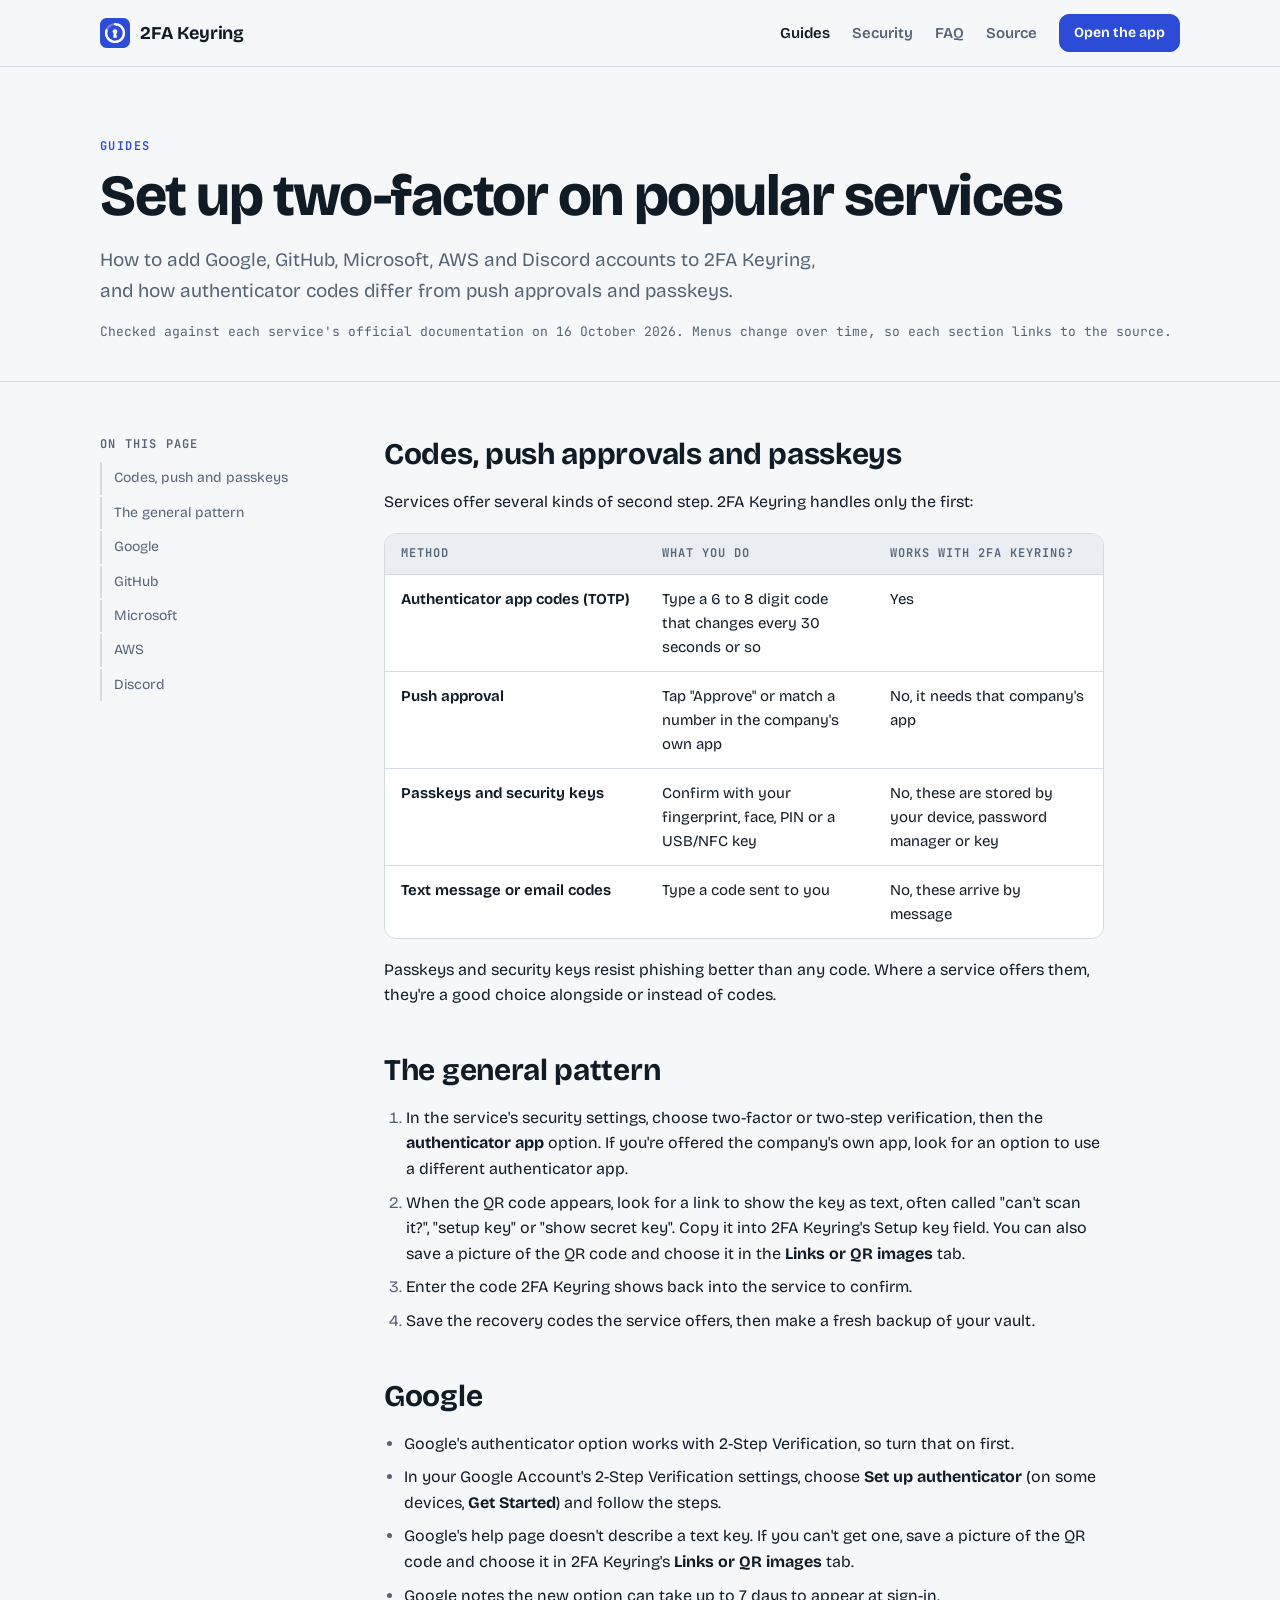
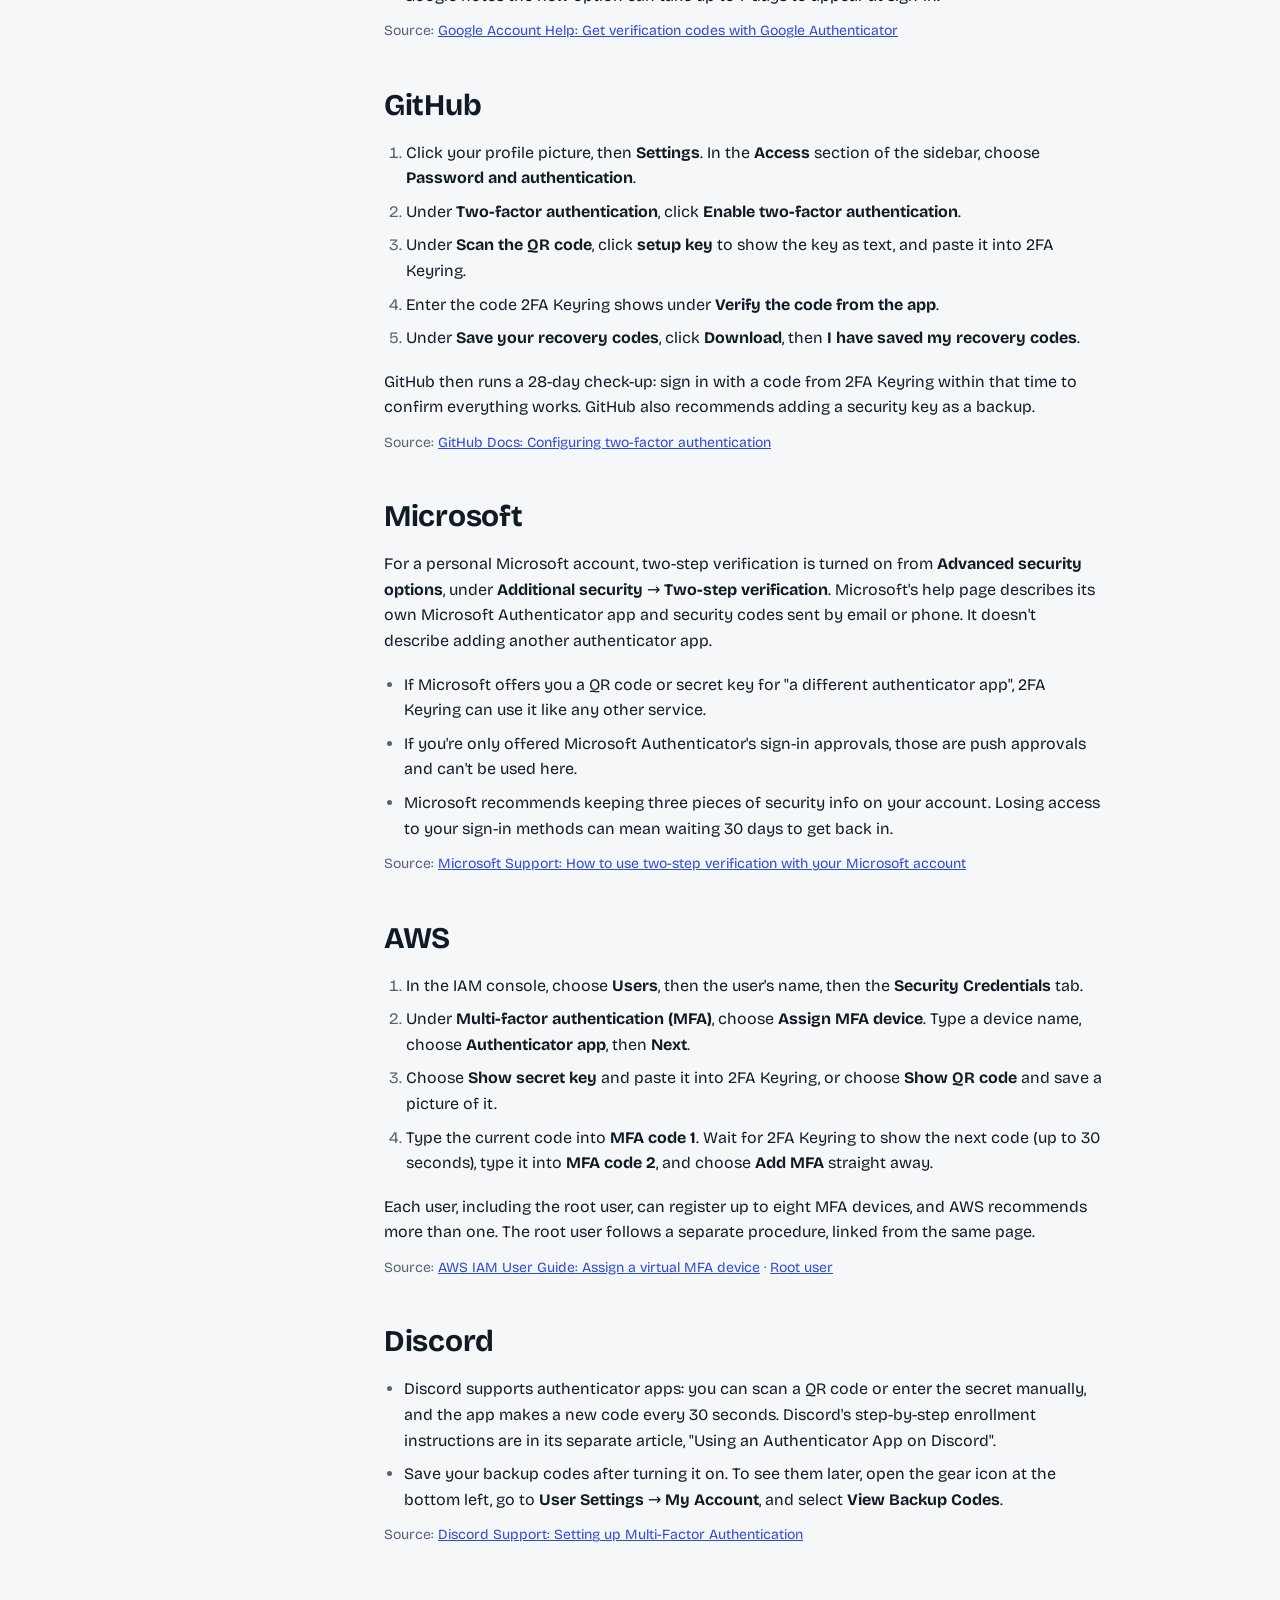
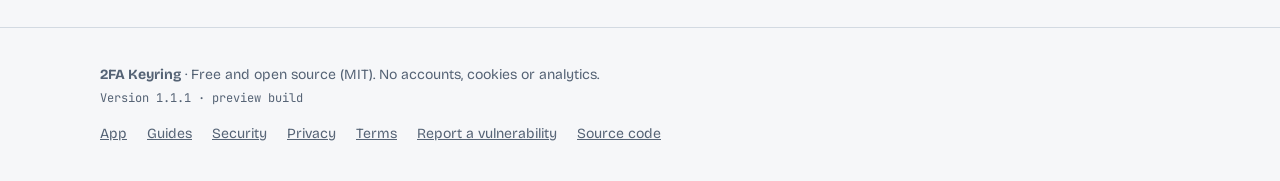
<file: guides/add-accounts/index.html>
<!doctype html>
<html lang="en">
<head>
<meta charset="utf-8">
<meta name="viewport" content="width=device-width,initial-scale=1,viewport-fit=cover">
<meta http-equiv="Content-Security-Policy" content="default-src 'none'; script-src 'none'; style-src 'self'; font-src 'self'; img-src 'self'; connect-src 'none'; base-uri 'none'; form-action 'none'; object-src 'none'">
<meta name="referrer" content="no-referrer">
<meta name="color-scheme" content="light dark">
<title>Set Up 2FA on Google, GitHub, Microsoft, AWS and Discord | 2FA Keyring</title>
<meta name="description" content="Add Google, GitHub, Microsoft, AWS and Discord accounts to a local 2FA authenticator, and how TOTP codes differ from push approvals and passkeys.">
<link rel="canonical" href="https://2fa-keyring.com/guides/add-accounts/">
<meta property="og:type" content="website">
<meta property="og:site_name" content="2FA Keyring">
<meta property="og:title" content="Set Up 2FA on Google, GitHub, Microsoft, AWS and Discord | 2FA Keyring">
<meta property="og:description" content="Add Google, GitHub, Microsoft, AWS and Discord accounts to a local 2FA authenticator, and how TOTP codes differ from push approvals and passkeys.">
<meta property="og:url" content="https://2fa-keyring.com/guides/add-accounts/">
<meta property="og:image" content="https://2fa-keyring.com/assets/og.png">
<meta property="og:image:width" content="1200">
<meta property="og:image:height" content="630">
<meta property="og:image:alt" content="2FA Keyring: a free browser authenticator that keeps your keys encrypted on your device">
<meta name="twitter:card" content="summary_large_image">
<link rel="icon" href="/assets/icon.svg" type="image/svg+xml">
<link rel="stylesheet" href="/assets/fonts.css">
<link rel="stylesheet" href="/assets/site.css">
<link rel="stylesheet" href="/assets/chrome.css">
</head>
<body>
<a class="skip" href="#main">Skip to content</a>
<header class="site-head">
  <div class="chrome-wrap">
    <a class="logo" href="/"><img src="/assets/icon.svg" alt="" width="30" height="30">2FA Keyring</a>
    <nav class="nav" aria-label="Main">
      <a href="/guides/" aria-current="page">Guides</a>
      <a href="/security/">Security</a>
      <a class="hide-sm" href="/#faq">FAQ</a>
      <a class="hide-sm" href="https://github.com/estuty/2FA-Keyring" rel="noopener noreferrer">Source</a>
      <a class="nav-cta" href="/app/">Open the app</a>
    </nav>
  </div>
</header>

<main id="main">
  <div class="doc-hero">
    <div class="wrap">
      <p class="kicker"><a href="/guides/">Guides</a></p>
      <h1>Set up two-factor on popular services</h1>
      <p class="lead">How to add Google, GitHub, Microsoft, AWS and Discord accounts to 2FA Keyring, and how authenticator codes differ from push approvals and passkeys.</p>
      <p class="meta">Checked against each service's official documentation on 16 October 2026. Menus change over time, so each section links to the source.</p>
    </div>
  </div>
  <div class="wrap doc">
    <nav class="toc" aria-label="On this page">
      <p>On this page</p>
      <a href="#kinds">Codes, push and passkeys</a>
      <a href="#pattern">The general pattern</a>
      <a href="#google">Google</a>
      <a href="#github">GitHub</a>
      <a href="#microsoft">Microsoft</a>
      <a href="#aws">AWS</a>
      <a href="#discord">Discord</a>
    </nav>
    <article class="prose">
      <h2 id="kinds">Codes, push approvals and passkeys</h2>
      <p>Services offer several kinds of second step. 2FA Keyring handles only the first:</p>
      <div class="table-wrap" tabindex="0" role="region" aria-label="Scrollable table">
        <table>
          <thead><tr><th>Method</th><th>What you do</th><th>Works with 2FA Keyring?</th></tr></thead>
          <tbody>
            <tr><td>Authenticator app codes (TOTP)</td><td>Type a 6 to 8 digit code that changes every 30 seconds or so</td><td>Yes</td></tr>
            <tr><td>Push approval</td><td>Tap "Approve" or match a number in the company's own app</td><td>No, it needs that company's app</td></tr>
            <tr><td>Passkeys and security keys</td><td>Confirm with your fingerprint, face, PIN or a USB/NFC key</td><td>No, these are stored by your device, password manager or key</td></tr>
            <tr><td>Text message or email codes</td><td>Type a code sent to you</td><td>No, these arrive by message</td></tr>
          </tbody>
        </table>
      </div>
      <p>Passkeys and security keys resist phishing better than any code. Where a service offers them, they're a good choice alongside or instead of codes.</p>

      <h2 id="pattern">The general pattern</h2>
      <ol>
        <li>In the service's security settings, choose two-factor or two-step verification, then the <b>authenticator app</b> option. If you're offered the company's own app, look for an option to use a different authenticator app.</li>
        <li>When the QR code appears, look for a link to show the key as text, often called "can't scan it?", "setup key" or "show secret key". Copy it into 2FA Keyring's Setup key field. You can also save a picture of the QR code and choose it in the <b>Links or QR images</b> tab.</li>
        <li>Enter the code 2FA Keyring shows back into the service to confirm.</li>
        <li>Save the recovery codes the service offers, then make a fresh backup of your vault.</li>
      </ol>

      <h2 id="google">Google</h2>
      <ul>
        <li>Google's authenticator option works with 2-Step Verification, so turn that on first.</li>
        <li>In your Google Account's 2-Step Verification settings, choose <b>Set up authenticator</b> (on some devices, <b>Get Started</b>) and follow the steps.</li>
        <li>Google's help page doesn't describe a text key. If you can't get one, save a picture of the QR code and choose it in 2FA Keyring's <b>Links or QR images</b> tab.</li>
        <li>Google notes the new option can take up to 7 days to appear at sign-in.</li>
      </ul>
      <p class="src">Source: <a href="https://support.google.com/accounts/answer/1066447" rel="noopener noreferrer">Google Account Help: Get verification codes with Google Authenticator</a></p>

      <h2 id="github">GitHub</h2>
      <ol>
        <li>Click your profile picture, then <b>Settings</b>. In the <b>Access</b> section of the sidebar, choose <b>Password and authentication</b>.</li>
        <li>Under <b>Two-factor authentication</b>, click <b>Enable two-factor authentication</b>.</li>
        <li>Under <b>Scan the QR code</b>, click <b>setup key</b> to show the key as text, and paste it into 2FA Keyring.</li>
        <li>Enter the code 2FA Keyring shows under <b>Verify the code from the app</b>.</li>
        <li>Under <b>Save your recovery codes</b>, click <b>Download</b>, then <b>I have saved my recovery codes</b>.</li>
      </ol>
      <p>GitHub then runs a 28-day check-up: sign in with a code from 2FA Keyring within that time to confirm everything works. GitHub also recommends adding a security key as a backup.</p>
      <p class="src">Source: <a href="https://docs.github.com/en/authentication/securing-your-account-with-two-factor-authentication-2fa/configuring-two-factor-authentication" rel="noopener noreferrer">GitHub Docs: Configuring two-factor authentication</a></p>

      <h2 id="microsoft">Microsoft</h2>
      <p>For a personal Microsoft account, two-step verification is turned on from <b>Advanced security options</b>, under <b>Additional security</b> → <b>Two-step verification</b>. Microsoft's help page describes its own Microsoft Authenticator app and security codes sent by email or phone. It doesn't describe adding another authenticator app.</p>
      <ul>
        <li>If Microsoft offers you a QR code or secret key for "a different authenticator app", 2FA Keyring can use it like any other service.</li>
        <li>If you're only offered Microsoft Authenticator's sign-in approvals, those are push approvals and can't be used here.</li>
        <li>Microsoft recommends keeping three pieces of security info on your account. Losing access to your sign-in methods can mean waiting 30 days to get back in.</li>
      </ul>
      <p class="src">Source: <a href="https://support.microsoft.com/en-us/account-billing/how-to-use-two-step-verification-with-your-microsoft-account-c7910146-672f-01e9-50a0-93b4585e7eb4" rel="noopener noreferrer">Microsoft Support: How to use two-step verification with your Microsoft account</a></p>

      <h2 id="aws">AWS</h2>
      <ol>
        <li>In the IAM console, choose <b>Users</b>, then the user's name, then the <b>Security Credentials</b> tab.</li>
        <li>Under <b>Multi-factor authentication (MFA)</b>, choose <b>Assign MFA device</b>. Type a device name, choose <b>Authenticator app</b>, then <b>Next</b>.</li>
        <li>Choose <b>Show secret key</b> and paste it into 2FA Keyring, or choose <b>Show QR code</b> and save a picture of it.</li>
        <li>Type the current code into <b>MFA code 1</b>. Wait for 2FA Keyring to show the next code (up to 30 seconds), type it into <b>MFA code 2</b>, and choose <b>Add MFA</b> straight away.</li>
      </ol>
      <p>Each user, including the root user, can register up to eight MFA devices, and AWS recommends more than one. The root user follows a separate procedure, linked from the same page.</p>
      <p class="src">Source: <a href="https://docs.aws.amazon.com/IAM/latest/UserGuide/id_credentials_mfa_enable_virtual.html" rel="noopener noreferrer">AWS IAM User Guide: Assign a virtual MFA device</a> · <a href="https://docs.aws.amazon.com/IAM/latest/UserGuide/enable-virt-mfa-for-root.html" rel="noopener noreferrer">Root user</a></p>

      <h2 id="discord">Discord</h2>
      <ul>
        <li>Discord supports authenticator apps: you can scan a QR code or enter the secret manually, and the app makes a new code every 30 seconds. Discord's step-by-step enrollment instructions are in its separate article, "Using an Authenticator App on Discord".</li>
        <li>Save your backup codes after turning it on. To see them later, open the gear icon at the bottom left, go to <b>User Settings</b> → <b>My Account</b>, and select <b>View Backup Codes</b>.</li>
      </ul>
      <p class="src">Source: <a href="https://support.discord.com/hc/en-us/articles/219576828-Setting-up-Multi-Factor-Authentication" rel="noopener noreferrer">Discord Support: Setting up Multi-Factor Authentication</a></p>
    </article>
  </div>
</main>

<footer class="site-foot">
  <div class="chrome-wrap">
    <div class="foot-about">
      <p><b>2FA Keyring</b> · Free and open source (MIT). No accounts, cookies or analytics.</p>
      <p class="build">Version <!--BUILD-->1.1.1 · preview build<!--/BUILD--></p>
    </div>
    <nav aria-label="Footer">
      <a href="/app/">App</a>
      <a href="/guides/">Guides</a>
      <a href="/security/">Security</a>
      <a href="/privacy/">Privacy</a>
      <a href="/terms/">Terms</a>
      <a href="/security/#report">Report a vulnerability</a>
      <a href="https://github.com/estuty/2FA-Keyring" rel="noopener noreferrer">Source code</a>
    </nav>
  </div>
</footer>
</body>
</html>
</file>
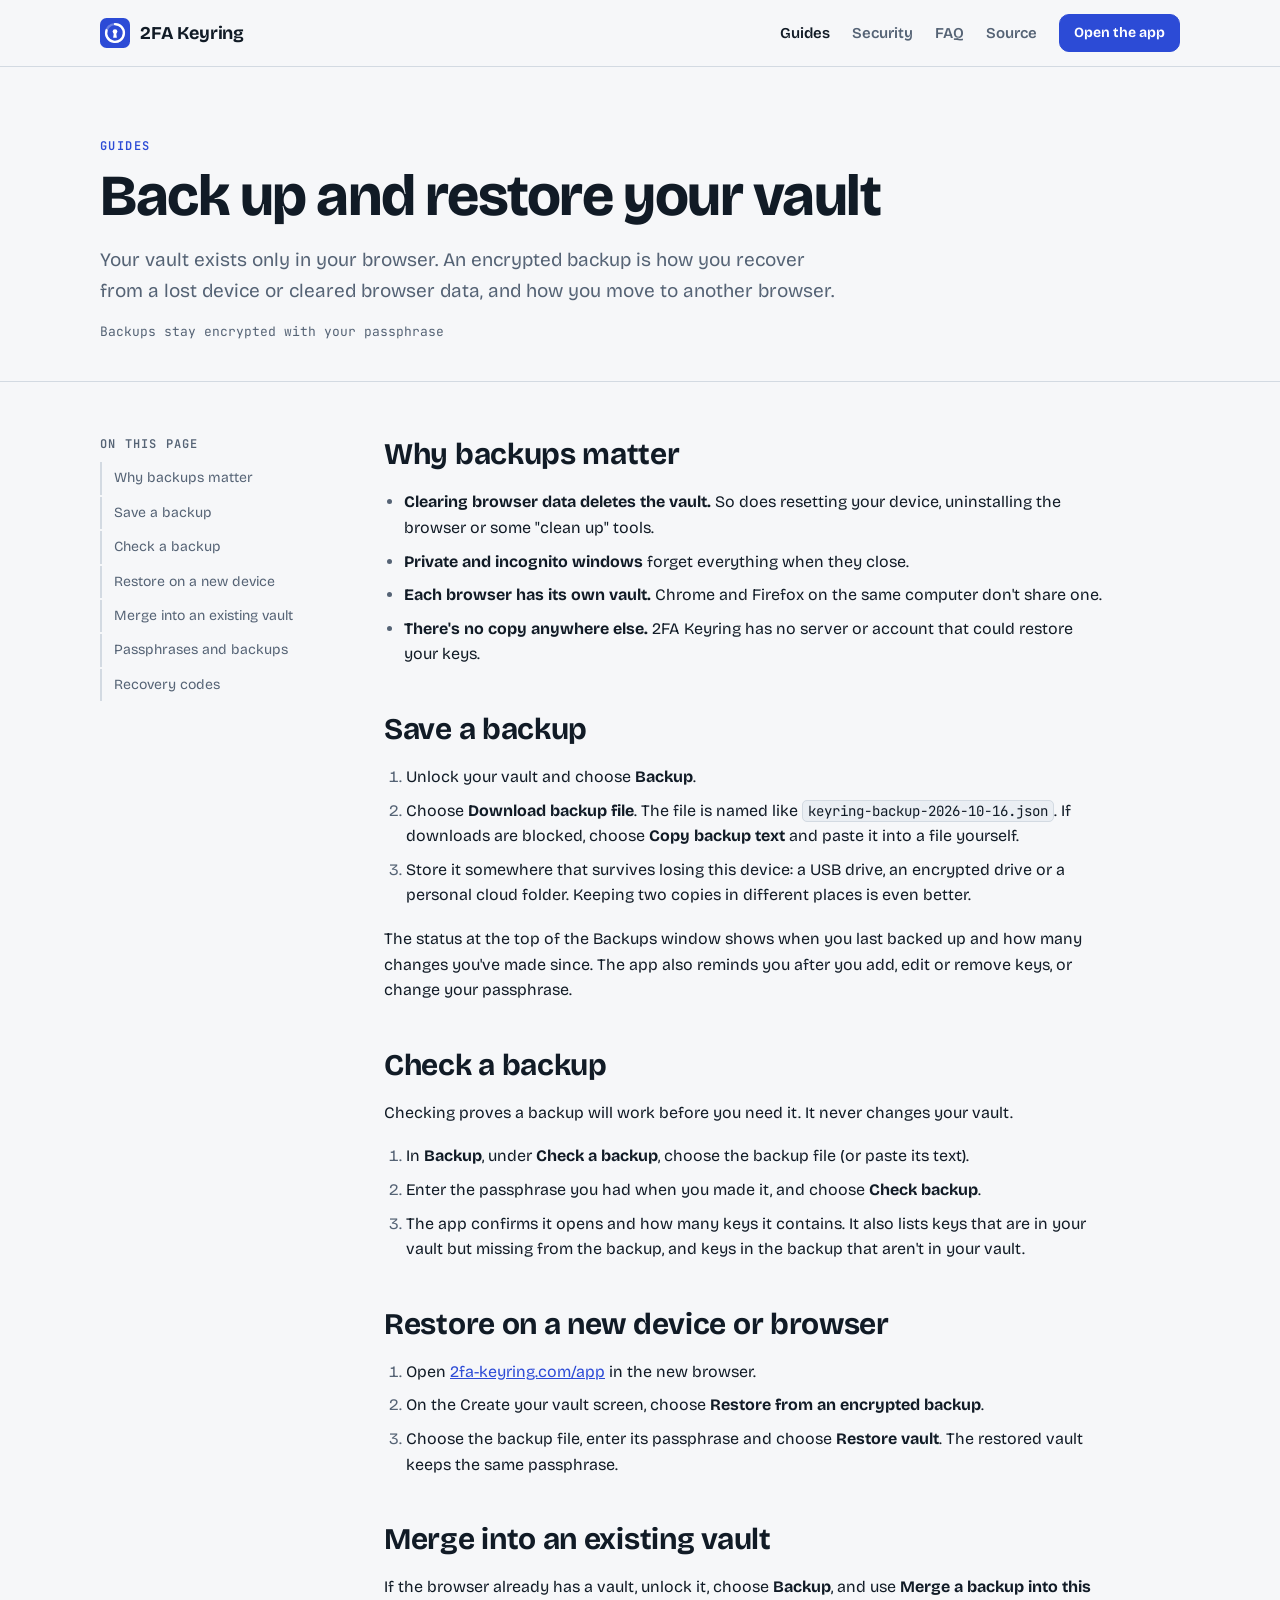
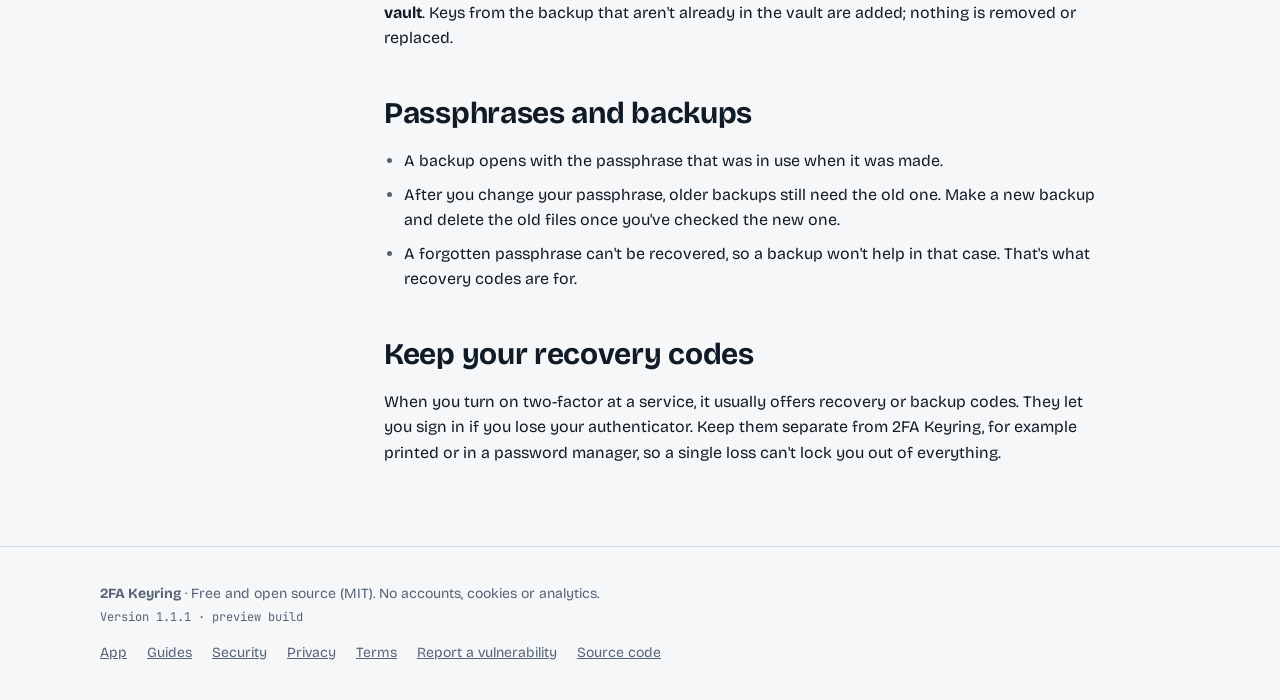
<file: guides/backup-and-restore/index.html>
<!doctype html>
<html lang="en">
<head>
<meta charset="utf-8">
<meta name="viewport" content="width=device-width,initial-scale=1,viewport-fit=cover">
<meta http-equiv="Content-Security-Policy" content="default-src 'none'; script-src 'none'; style-src 'self'; font-src 'self'; img-src 'self'; connect-src 'none'; base-uri 'none'; form-action 'none'; object-src 'none'">
<meta name="referrer" content="no-referrer">
<meta name="color-scheme" content="light dark">
<title>Back Up and Restore Your 2FA Vault | 2FA Keyring</title>
<meta name="description" content="Save, check and restore encrypted backups of your 2FA Keyring vault, and what clearing browser data, private windows and lost passphrases mean.">
<link rel="canonical" href="https://2fa-keyring.com/guides/backup-and-restore/">
<meta property="og:type" content="website">
<meta property="og:site_name" content="2FA Keyring">
<meta property="og:title" content="Back Up and Restore Your 2FA Vault | 2FA Keyring">
<meta property="og:description" content="Save, check and restore encrypted backups of your 2FA Keyring vault, and what clearing browser data, private windows and lost passphrases mean.">
<meta property="og:url" content="https://2fa-keyring.com/guides/backup-and-restore/">
<meta property="og:image" content="https://2fa-keyring.com/assets/og.png">
<meta property="og:image:width" content="1200">
<meta property="og:image:height" content="630">
<meta property="og:image:alt" content="2FA Keyring: a free browser authenticator that keeps your keys encrypted on your device">
<meta name="twitter:card" content="summary_large_image">
<link rel="icon" href="/assets/icon.svg" type="image/svg+xml">
<link rel="stylesheet" href="/assets/fonts.css">
<link rel="stylesheet" href="/assets/site.css">
<link rel="stylesheet" href="/assets/chrome.css">
</head>
<body>
<a class="skip" href="#main">Skip to content</a>
<header class="site-head">
  <div class="chrome-wrap">
    <a class="logo" href="/"><img src="/assets/icon.svg" alt="" width="30" height="30">2FA Keyring</a>
    <nav class="nav" aria-label="Main">
      <a href="/guides/" aria-current="page">Guides</a>
      <a href="/security/">Security</a>
      <a class="hide-sm" href="/#faq">FAQ</a>
      <a class="hide-sm" href="https://github.com/estuty/2FA-Keyring" rel="noopener noreferrer">Source</a>
      <a class="nav-cta" href="/app/">Open the app</a>
    </nav>
  </div>
</header>

<main id="main">
  <div class="doc-hero">
    <div class="wrap">
      <p class="kicker"><a href="/guides/">Guides</a></p>
      <h1>Back up and restore your vault</h1>
      <p class="lead">Your vault exists only in your browser. An encrypted backup is how you recover from a lost device or cleared browser data, and how you move to another browser.</p>
      <p class="meta">Backups stay encrypted with your passphrase</p>
    </div>
  </div>
  <div class="wrap doc">
    <nav class="toc" aria-label="On this page">
      <p>On this page</p>
      <a href="#why">Why backups matter</a>
      <a href="#save">Save a backup</a>
      <a href="#check">Check a backup</a>
      <a href="#restore">Restore on a new device</a>
      <a href="#merge">Merge into an existing vault</a>
      <a href="#passphrase">Passphrases and backups</a>
      <a href="#recovery">Recovery codes</a>
    </nav>
    <article class="prose">
      <h2 id="why">Why backups matter</h2>
      <ul>
        <li><b>Clearing browser data deletes the vault.</b> So does resetting your device, uninstalling the browser or some "clean up" tools.</li>
        <li><b>Private and incognito windows</b> forget everything when they close.</li>
        <li><b>Each browser has its own vault.</b> Chrome and Firefox on the same computer don't share one.</li>
        <li><b>There's no copy anywhere else.</b> 2FA Keyring has no server or account that could restore your keys.</li>
      </ul>

      <h2 id="save">Save a backup</h2>
      <ol>
        <li>Unlock your vault and choose <b>Backup</b>.</li>
        <li>Choose <b>Download backup file</b>. The file is named like <code>keyring-backup-2026-10-16.json</code>. If downloads are blocked, choose <b>Copy backup text</b> and paste it into a file yourself.</li>
        <li>Store it somewhere that survives losing this device: a USB drive, an encrypted drive or a personal cloud folder. Keeping two copies in different places is even better.</li>
      </ol>
      <p>The status at the top of the Backups window shows when you last backed up and how many changes you've made since. The app also reminds you after you add, edit or remove keys, or change your passphrase.</p>

      <h2 id="check">Check a backup</h2>
      <p>Checking proves a backup will work before you need it. It never changes your vault.</p>
      <ol>
        <li>In <b>Backup</b>, under <b>Check a backup</b>, choose the backup file (or paste its text).</li>
        <li>Enter the passphrase you had when you made it, and choose <b>Check backup</b>.</li>
        <li>The app confirms it opens and how many keys it contains. It also lists keys that are in your vault but missing from the backup, and keys in the backup that aren't in your vault.</li>
      </ol>

      <h2 id="restore">Restore on a new device or browser</h2>
      <ol>
        <li>Open <a href="/app/">2fa-keyring.com/app</a> in the new browser.</li>
        <li>On the Create your vault screen, choose <b>Restore from an encrypted backup</b>.</li>
        <li>Choose the backup file, enter its passphrase and choose <b>Restore vault</b>. The restored vault keeps the same passphrase.</li>
      </ol>

      <h2 id="merge">Merge into an existing vault</h2>
      <p>If the browser already has a vault, unlock it, choose <b>Backup</b>, and use <b>Merge a backup into this vault</b>. Keys from the backup that aren't already in the vault are added; nothing is removed or replaced.</p>

      <h2 id="passphrase">Passphrases and backups</h2>
      <ul>
        <li>A backup opens with the passphrase that was in use when it was made.</li>
        <li>After you change your passphrase, older backups still need the old one. Make a new backup and delete the old files once you've checked the new one.</li>
        <li>A forgotten passphrase can't be recovered, so a backup won't help in that case. That's what recovery codes are for.</li>
      </ul>

      <h2 id="recovery">Keep your recovery codes</h2>
      <p>When you turn on two-factor at a service, it usually offers recovery or backup codes. They let you sign in if you lose your authenticator. Keep them separate from 2FA Keyring, for example printed or in a password manager, so a single loss can't lock you out of everything.</p>
    </article>
  </div>
</main>

<footer class="site-foot">
  <div class="chrome-wrap">
    <div class="foot-about">
      <p><b>2FA Keyring</b> · Free and open source (MIT). No accounts, cookies or analytics.</p>
      <p class="build">Version <!--BUILD-->1.1.1 · preview build<!--/BUILD--></p>
    </div>
    <nav aria-label="Footer">
      <a href="/app/">App</a>
      <a href="/guides/">Guides</a>
      <a href="/security/">Security</a>
      <a href="/privacy/">Privacy</a>
      <a href="/terms/">Terms</a>
      <a href="/security/#report">Report a vulnerability</a>
      <a href="https://github.com/estuty/2FA-Keyring" rel="noopener noreferrer">Source code</a>
    </nav>
  </div>
</footer>
</body>
</html>
</file>
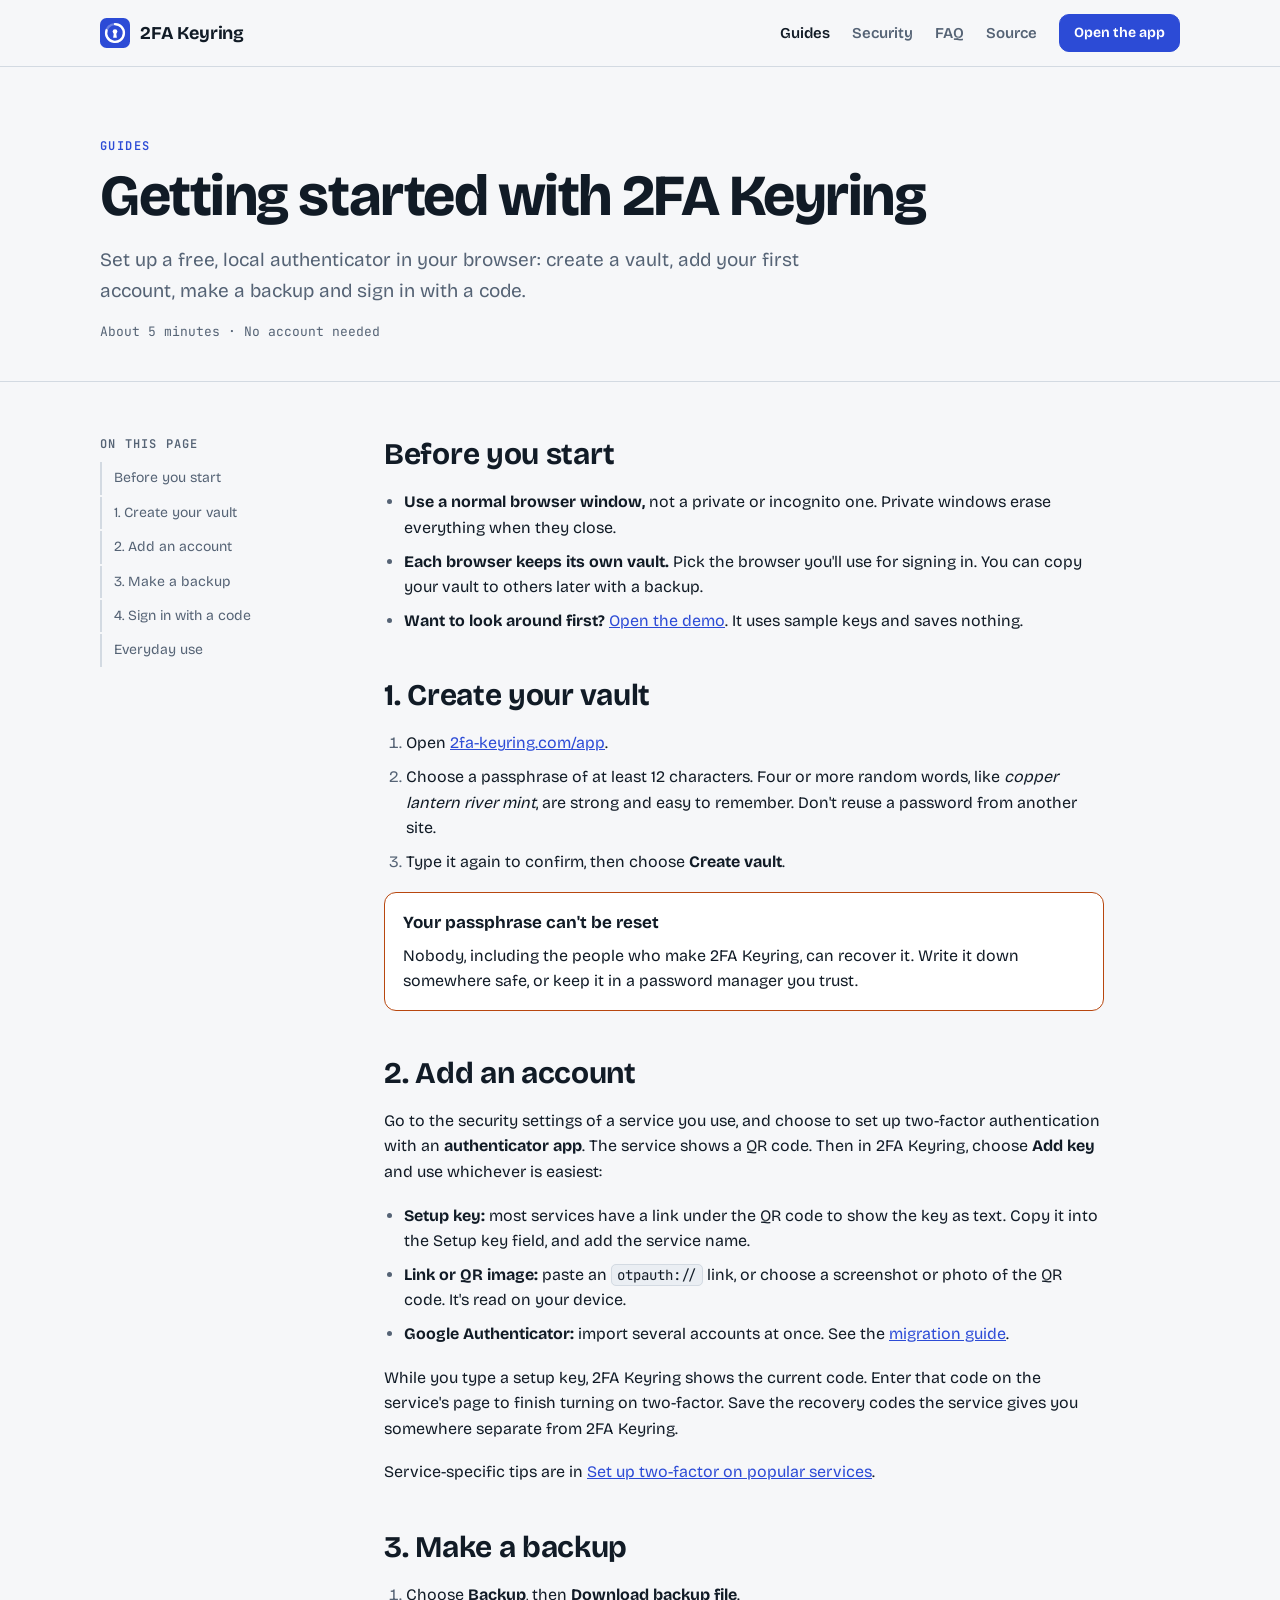
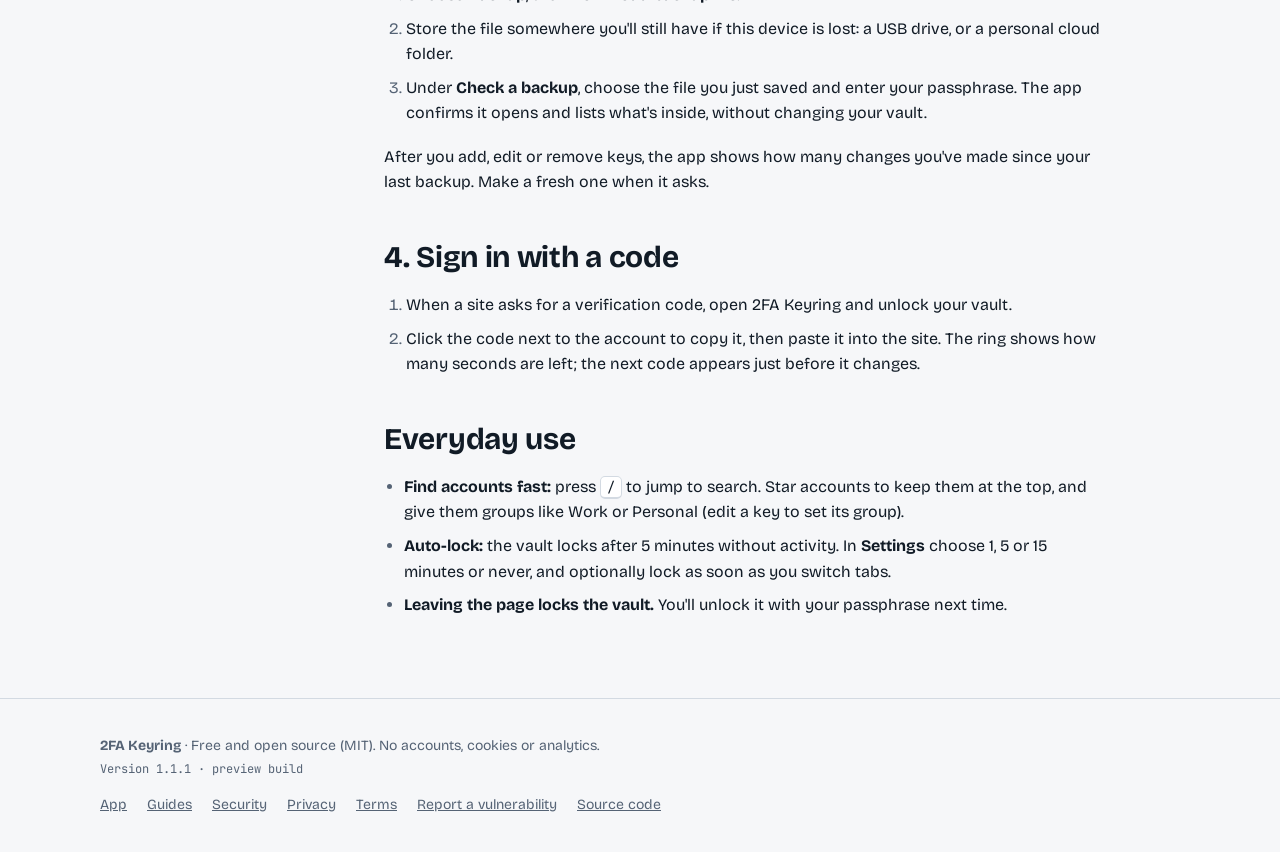
<file: guides/getting-started/index.html>
<!doctype html>
<html lang="en">
<head>
<meta charset="utf-8">
<meta name="viewport" content="width=device-width,initial-scale=1,viewport-fit=cover">
<meta http-equiv="Content-Security-Policy" content="default-src 'none'; script-src 'none'; style-src 'self'; font-src 'self'; img-src 'self'; connect-src 'none'; base-uri 'none'; form-action 'none'; object-src 'none'">
<meta name="referrer" content="no-referrer">
<meta name="color-scheme" content="light dark">
<title>Getting Started with a Free Browser Authenticator | 2FA Keyring</title>
<meta name="description" content="Set up 2FA Keyring in about five minutes: create an encrypted vault, add your first two-factor account, make a backup and sign in with a code.">
<link rel="canonical" href="https://2fa-keyring.com/guides/getting-started/">
<meta property="og:type" content="website">
<meta property="og:site_name" content="2FA Keyring">
<meta property="og:title" content="Getting Started with a Free Browser Authenticator | 2FA Keyring">
<meta property="og:description" content="Set up 2FA Keyring in about five minutes: create an encrypted vault, add your first two-factor account, make a backup and sign in with a code.">
<meta property="og:url" content="https://2fa-keyring.com/guides/getting-started/">
<meta property="og:image" content="https://2fa-keyring.com/assets/og.png">
<meta property="og:image:width" content="1200">
<meta property="og:image:height" content="630">
<meta property="og:image:alt" content="2FA Keyring: a free browser authenticator that keeps your keys encrypted on your device">
<meta name="twitter:card" content="summary_large_image">
<link rel="icon" href="/assets/icon.svg" type="image/svg+xml">
<link rel="stylesheet" href="/assets/fonts.css">
<link rel="stylesheet" href="/assets/site.css">
<link rel="stylesheet" href="/assets/chrome.css">
</head>
<body>
<a class="skip" href="#main">Skip to content</a>
<header class="site-head">
  <div class="chrome-wrap">
    <a class="logo" href="/"><img src="/assets/icon.svg" alt="" width="30" height="30">2FA Keyring</a>
    <nav class="nav" aria-label="Main">
      <a href="/guides/" aria-current="page">Guides</a>
      <a href="/security/">Security</a>
      <a class="hide-sm" href="/#faq">FAQ</a>
      <a class="hide-sm" href="https://github.com/estuty/2FA-Keyring" rel="noopener noreferrer">Source</a>
      <a class="nav-cta" href="/app/">Open the app</a>
    </nav>
  </div>
</header>

<main id="main">
  <div class="doc-hero">
    <div class="wrap">
      <p class="kicker"><a href="/guides/">Guides</a></p>
      <h1>Getting started with 2FA Keyring</h1>
      <p class="lead">Set up a free, local authenticator in your browser: create a vault, add your first account, make a backup and sign in with a code.</p>
      <p class="meta">About 5 minutes · No account needed</p>
    </div>
  </div>
  <div class="wrap doc">
    <nav class="toc" aria-label="On this page">
      <p>On this page</p>
      <a href="#before">Before you start</a>
      <a href="#vault">1. Create your vault</a>
      <a href="#add">2. Add an account</a>
      <a href="#backup">3. Make a backup</a>
      <a href="#signin">4. Sign in with a code</a>
      <a href="#daily">Everyday use</a>
    </nav>
    <article class="prose">
      <h2 id="before">Before you start</h2>
      <ul>
        <li><b>Use a normal browser window,</b> not a private or incognito one. Private windows erase everything when they close.</li>
        <li><b>Each browser keeps its own vault.</b> Pick the browser you'll use for signing in. You can copy your vault to others later with a backup.</li>
        <li><b>Want to look around first?</b> <a href="/app/#demo">Open the demo</a>. It uses sample keys and saves nothing.</li>
      </ul>

      <h2 id="vault">1. Create your vault</h2>
      <ol>
        <li>Open <a href="/app/">2fa-keyring.com/app</a>.</li>
        <li>Choose a passphrase of at least 12 characters. Four or more random words, like <i>copper lantern river mint</i>, are strong and easy to remember. Don't reuse a password from another site.</li>
        <li>Type it again to confirm, then choose <b>Create vault</b>.</li>
      </ol>
      <div class="callout warn">
        <b>Your passphrase can't be reset</b>
        <p>Nobody, including the people who make 2FA Keyring, can recover it. Write it down somewhere safe, or keep it in a password manager you trust.</p>
      </div>

      <h2 id="add">2. Add an account</h2>
      <p>Go to the security settings of a service you use, and choose to set up two-factor authentication with an <b>authenticator app</b>. The service shows a QR code. Then in 2FA Keyring, choose <b>Add key</b> and use whichever is easiest:</p>
      <ul>
        <li><b>Setup key:</b> most services have a link under the QR code to show the key as text. Copy it into the Setup key field, and add the service name.</li>
        <li><b>Link or QR image:</b> paste an <code>otpauth://</code> link, or choose a screenshot or photo of the QR code. It's read on your device.</li>
        <li><b>Google Authenticator:</b> import several accounts at once. See the <a href="/guides/google-authenticator/">migration guide</a>.</li>
      </ul>
      <p>While you type a setup key, 2FA Keyring shows the current code. Enter that code on the service's page to finish turning on two-factor. Save the recovery codes the service gives you somewhere separate from 2FA Keyring.</p>
      <p>Service-specific tips are in <a href="/guides/add-accounts/">Set up two-factor on popular services</a>.</p>

      <h2 id="backup">3. Make a backup</h2>
      <ol>
        <li>Choose <b>Backup</b>, then <b>Download backup file</b>.</li>
        <li>Store the file somewhere you'll still have if this device is lost: a USB drive, or a personal cloud folder.</li>
        <li>Under <b>Check a backup</b>, choose the file you just saved and enter your passphrase. The app confirms it opens and lists what's inside, without changing your vault.</li>
      </ol>
      <p>After you add, edit or remove keys, the app shows how many changes you've made since your last backup. Make a fresh one when it asks.</p>

      <h2 id="signin">4. Sign in with a code</h2>
      <ol>
        <li>When a site asks for a verification code, open 2FA Keyring and unlock your vault.</li>
        <li>Click the code next to the account to copy it, then paste it into the site. The ring shows how many seconds are left; the next code appears just before it changes.</li>
      </ol>

      <h2 id="daily">Everyday use</h2>
      <ul>
        <li><b>Find accounts fast:</b> press <kbd>/</kbd> to jump to search. Star accounts to keep them at the top, and give them groups like Work or Personal (edit a key to set its group).</li>
        <li><b>Auto-lock:</b> the vault locks after 5 minutes without activity. In <b>Settings</b> choose 1, 5 or 15 minutes or never, and optionally lock as soon as you switch tabs.</li>
        <li><b>Leaving the page locks the vault.</b> You'll unlock it with your passphrase next time.</li>
      </ul>
    </article>
  </div>
</main>

<footer class="site-foot">
  <div class="chrome-wrap">
    <div class="foot-about">
      <p><b>2FA Keyring</b> · Free and open source (MIT). No accounts, cookies or analytics.</p>
      <p class="build">Version <!--BUILD-->1.1.1 · preview build<!--/BUILD--></p>
    </div>
    <nav aria-label="Footer">
      <a href="/app/">App</a>
      <a href="/guides/">Guides</a>
      <a href="/security/">Security</a>
      <a href="/privacy/">Privacy</a>
      <a href="/terms/">Terms</a>
      <a href="/security/#report">Report a vulnerability</a>
      <a href="https://github.com/estuty/2FA-Keyring" rel="noopener noreferrer">Source code</a>
    </nav>
  </div>
</footer>
</body>
</html>
</file>
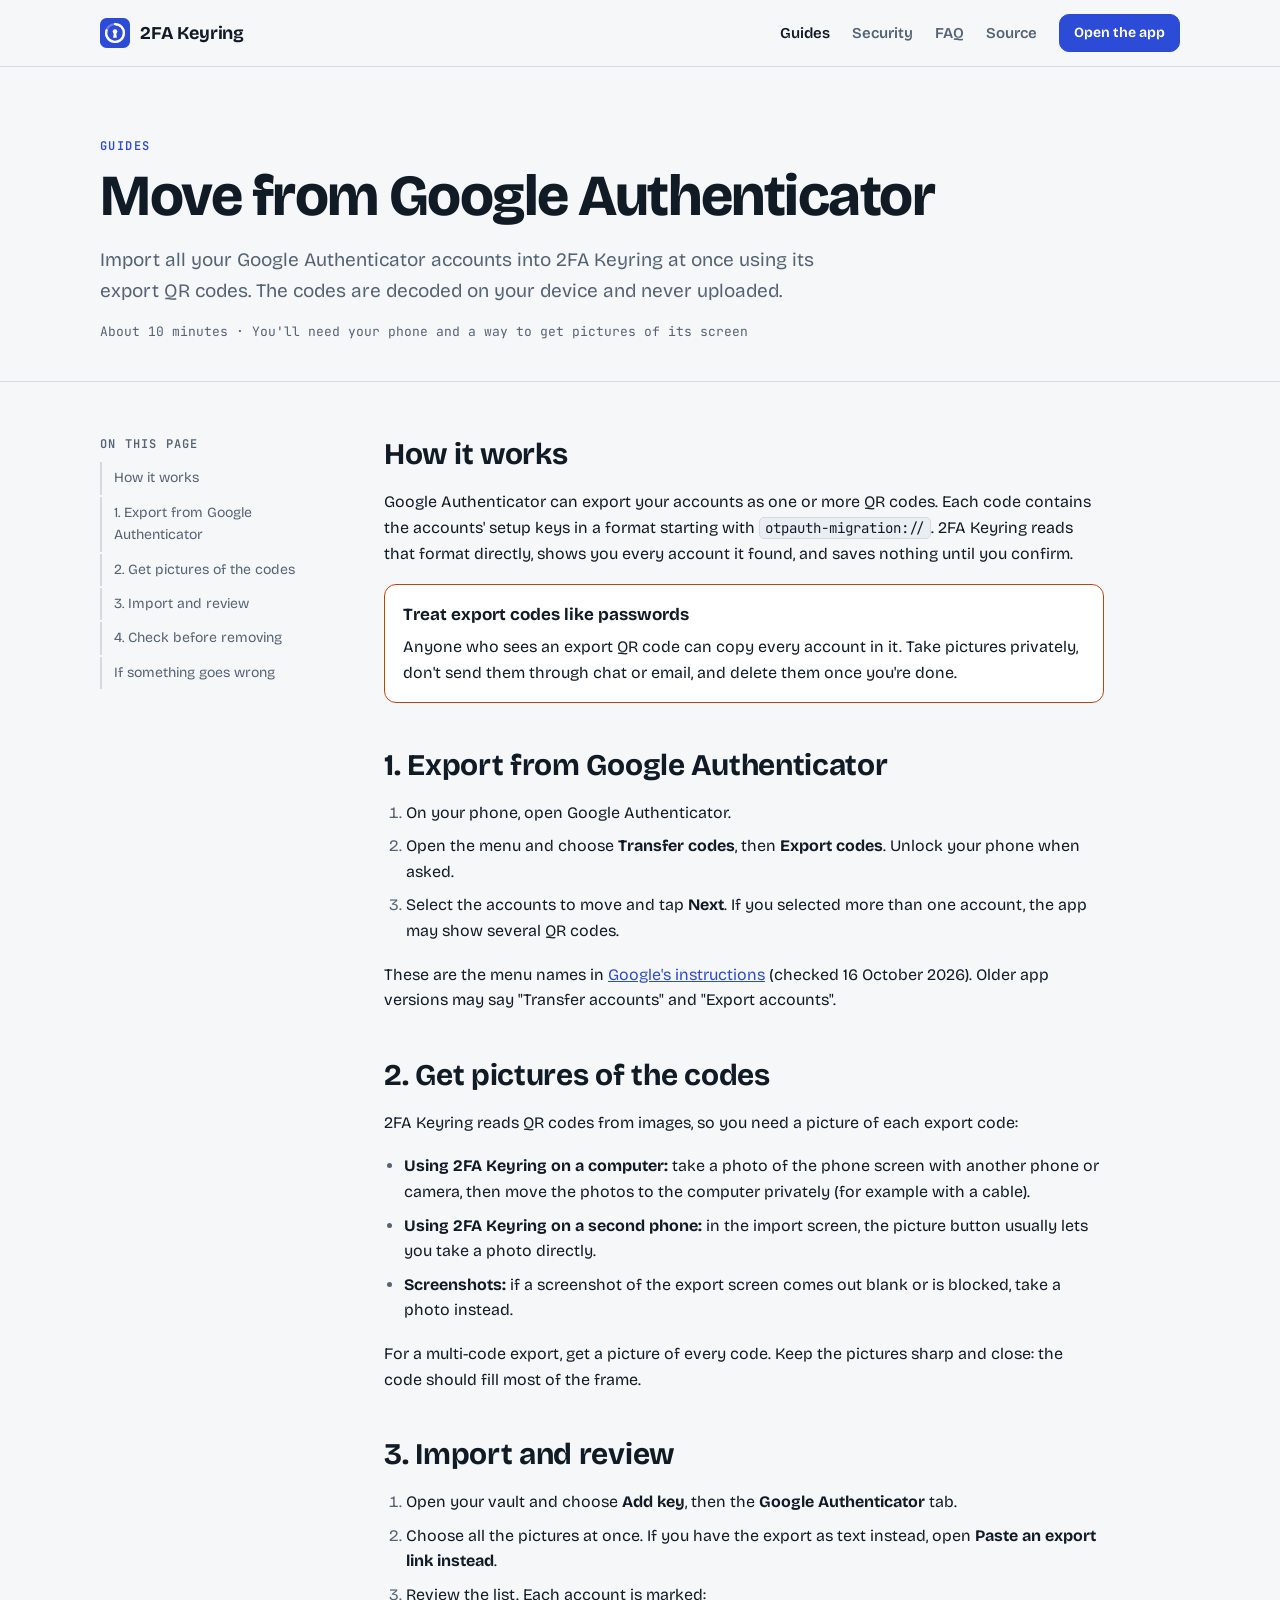
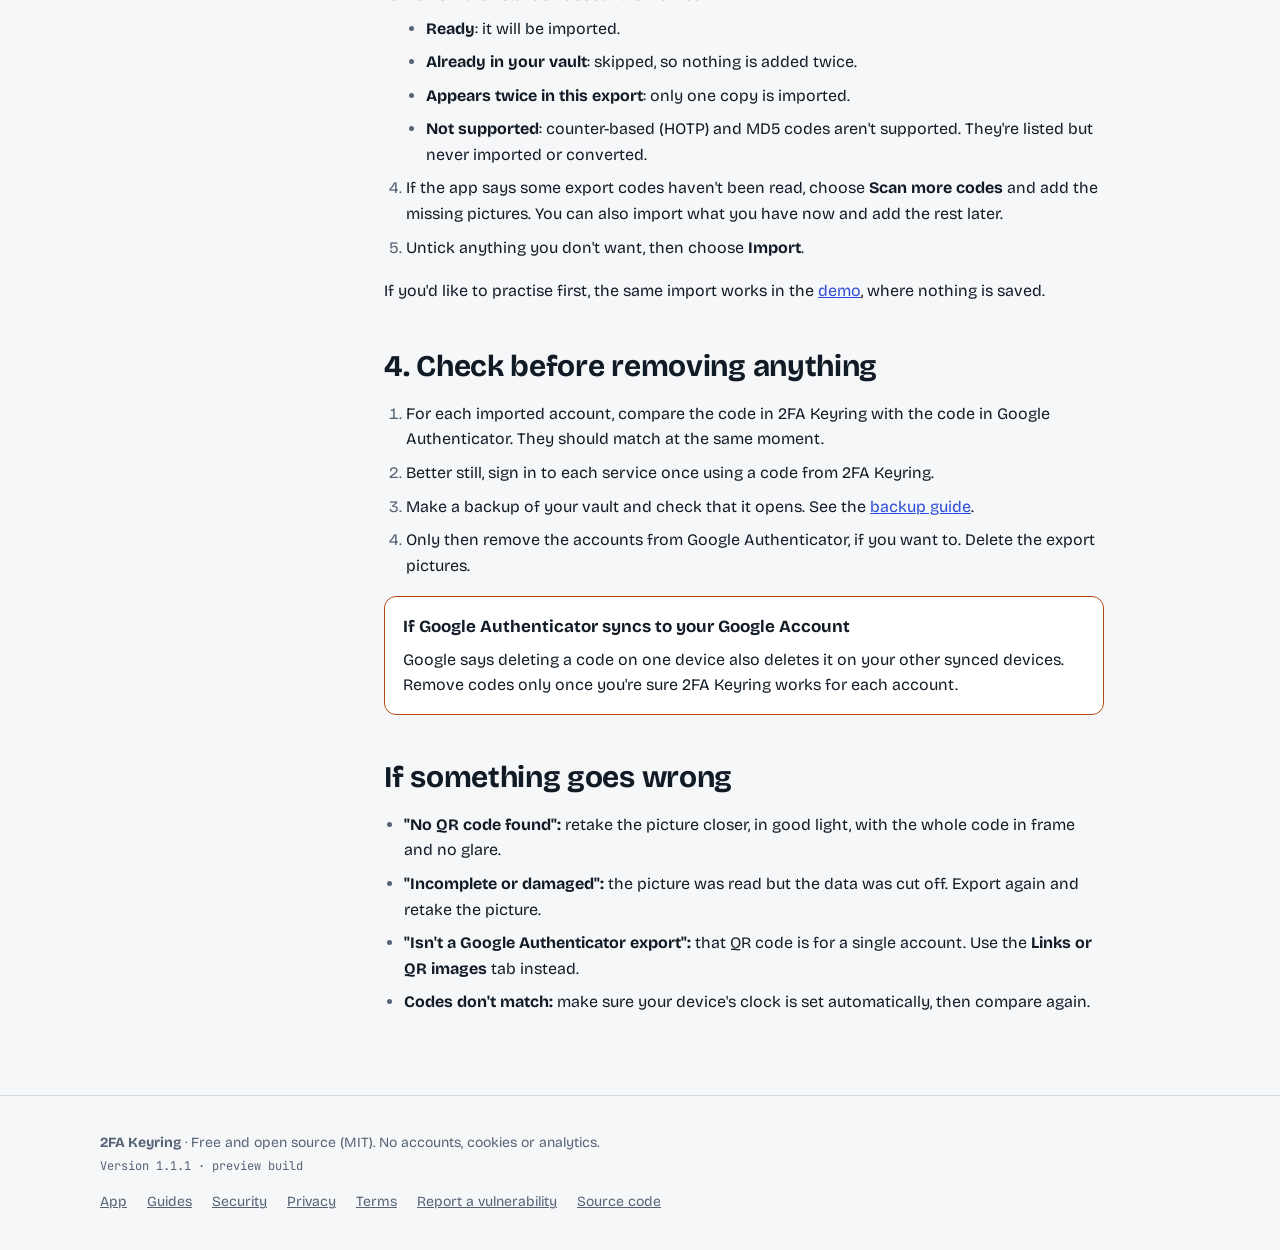
<file: guides/google-authenticator/index.html>
<!doctype html>
<html lang="en">
<head>
<meta charset="utf-8">
<meta name="viewport" content="width=device-width,initial-scale=1,viewport-fit=cover">
<meta http-equiv="Content-Security-Policy" content="default-src 'none'; script-src 'none'; style-src 'self'; font-src 'self'; img-src 'self'; connect-src 'none'; base-uri 'none'; form-action 'none'; object-src 'none'">
<meta name="referrer" content="no-referrer">
<meta name="color-scheme" content="light dark">
<title>Move from Google Authenticator | 2FA Keyring</title>
<meta name="description" content="Import all your Google Authenticator accounts into 2FA Keyring from its export QR codes, decoded locally, with a review step and duplicate detection.">
<link rel="canonical" href="https://2fa-keyring.com/guides/google-authenticator/">
<meta property="og:type" content="website">
<meta property="og:site_name" content="2FA Keyring">
<meta property="og:title" content="Move from Google Authenticator | 2FA Keyring">
<meta property="og:description" content="Import all your Google Authenticator accounts into 2FA Keyring from its export QR codes, decoded locally, with a review step and duplicate detection.">
<meta property="og:url" content="https://2fa-keyring.com/guides/google-authenticator/">
<meta property="og:image" content="https://2fa-keyring.com/assets/og.png">
<meta property="og:image:width" content="1200">
<meta property="og:image:height" content="630">
<meta property="og:image:alt" content="2FA Keyring: a free browser authenticator that keeps your keys encrypted on your device">
<meta name="twitter:card" content="summary_large_image">
<link rel="icon" href="/assets/icon.svg" type="image/svg+xml">
<link rel="stylesheet" href="/assets/fonts.css">
<link rel="stylesheet" href="/assets/site.css">
<link rel="stylesheet" href="/assets/chrome.css">
</head>
<body>
<a class="skip" href="#main">Skip to content</a>
<header class="site-head">
  <div class="chrome-wrap">
    <a class="logo" href="/"><img src="/assets/icon.svg" alt="" width="30" height="30">2FA Keyring</a>
    <nav class="nav" aria-label="Main">
      <a href="/guides/" aria-current="page">Guides</a>
      <a href="/security/">Security</a>
      <a class="hide-sm" href="/#faq">FAQ</a>
      <a class="hide-sm" href="https://github.com/estuty/2FA-Keyring" rel="noopener noreferrer">Source</a>
      <a class="nav-cta" href="/app/">Open the app</a>
    </nav>
  </div>
</header>

<main id="main">
  <div class="doc-hero">
    <div class="wrap">
      <p class="kicker"><a href="/guides/">Guides</a></p>
      <h1>Move from Google Authenticator</h1>
      <p class="lead">Import all your Google Authenticator accounts into 2FA Keyring at once using its export QR codes. The codes are decoded on your device and never uploaded.</p>
      <p class="meta">About 10 minutes · You'll need your phone and a way to get pictures of its screen</p>
    </div>
  </div>
  <div class="wrap doc">
    <nav class="toc" aria-label="On this page">
      <p>On this page</p>
      <a href="#how">How it works</a>
      <a href="#export">1. Export from Google Authenticator</a>
      <a href="#pictures">2. Get pictures of the codes</a>
      <a href="#import">3. Import and review</a>
      <a href="#check">4. Check before removing</a>
      <a href="#problems">If something goes wrong</a>
    </nav>
    <article class="prose">
      <h2 id="how">How it works</h2>
      <p>Google Authenticator can export your accounts as one or more QR codes. Each code contains the accounts' setup keys in a format starting with <code>otpauth-migration://</code>. 2FA Keyring reads that format directly, shows you every account it found, and saves nothing until you confirm.</p>
      <div class="callout warn">
        <b>Treat export codes like passwords</b>
        <p>Anyone who sees an export QR code can copy every account in it. Take pictures privately, don't send them through chat or email, and delete them once you're done.</p>
      </div>

      <h2 id="export">1. Export from Google Authenticator</h2>
      <ol>
        <li>On your phone, open Google Authenticator.</li>
        <li>Open the menu and choose <b>Transfer codes</b>, then <b>Export codes</b>. Unlock your phone when asked.</li>
        <li>Select the accounts to move and tap <b>Next</b>. If you selected more than one account, the app may show several QR codes.</li>
      </ol>
      <p>These are the menu names in <a href="https://support.google.com/accounts/answer/1066447" rel="noopener noreferrer">Google's instructions</a> (checked 16 October 2026). Older app versions may say "Transfer accounts" and "Export accounts".</p>

      <h2 id="pictures">2. Get pictures of the codes</h2>
      <p>2FA Keyring reads QR codes from images, so you need a picture of each export code:</p>
      <ul>
        <li><b>Using 2FA Keyring on a computer:</b> take a photo of the phone screen with another phone or camera, then move the photos to the computer privately (for example with a cable).</li>
        <li><b>Using 2FA Keyring on a second phone:</b> in the import screen, the picture button usually lets you take a photo directly.</li>
        <li><b>Screenshots:</b> if a screenshot of the export screen comes out blank or is blocked, take a photo instead.</li>
      </ul>
      <p>For a multi-code export, get a picture of every code. Keep the pictures sharp and close: the code should fill most of the frame.</p>

      <h2 id="import">3. Import and review</h2>
      <ol>
        <li>Open your vault and choose <b>Add key</b>, then the <b>Google Authenticator</b> tab.</li>
        <li>Choose all the pictures at once. If you have the export as text instead, open <b>Paste an export link instead</b>.</li>
        <li>Review the list. Each account is marked:
          <ul>
            <li><b>Ready</b>: it will be imported.</li>
            <li><b>Already in your vault</b>: skipped, so nothing is added twice.</li>
            <li><b>Appears twice in this export</b>: only one copy is imported.</li>
            <li><b>Not supported</b>: counter-based (HOTP) and MD5 codes aren't supported. They're listed but never imported or converted.</li>
          </ul>
        </li>
        <li>If the app says some export codes haven't been read, choose <b>Scan more codes</b> and add the missing pictures. You can also import what you have now and add the rest later.</li>
        <li>Untick anything you don't want, then choose <b>Import</b>.</li>
      </ol>
      <p>If you'd like to practise first, the same import works in the <a href="/app/#demo">demo</a>, where nothing is saved.</p>

      <h2 id="check">4. Check before removing anything</h2>
      <ol>
        <li>For each imported account, compare the code in 2FA Keyring with the code in Google Authenticator. They should match at the same moment.</li>
        <li>Better still, sign in to each service once using a code from 2FA Keyring.</li>
        <li>Make a backup of your vault and check that it opens. See the <a href="/guides/backup-and-restore/">backup guide</a>.</li>
        <li>Only then remove the accounts from Google Authenticator, if you want to. Delete the export pictures.</li>
      </ol>
      <div class="callout warn">
        <b>If Google Authenticator syncs to your Google Account</b>
        <p>Google says deleting a code on one device also deletes it on your other synced devices. Remove codes only once you're sure 2FA Keyring works for each account.</p>
      </div>

      <h2 id="problems">If something goes wrong</h2>
      <ul>
        <li><b>"No QR code found":</b> retake the picture closer, in good light, with the whole code in frame and no glare.</li>
        <li><b>"Incomplete or damaged":</b> the picture was read but the data was cut off. Export again and retake the picture.</li>
        <li><b>"Isn't a Google Authenticator export":</b> that QR code is for a single account. Use the <b>Links or QR images</b> tab instead.</li>
        <li><b>Codes don't match:</b> make sure your device's clock is set automatically, then compare again.</li>
      </ul>
    </article>
  </div>
</main>

<footer class="site-foot">
  <div class="chrome-wrap">
    <div class="foot-about">
      <p><b>2FA Keyring</b> · Free and open source (MIT). No accounts, cookies or analytics.</p>
      <p class="build">Version <!--BUILD-->1.1.1 · preview build<!--/BUILD--></p>
    </div>
    <nav aria-label="Footer">
      <a href="/app/">App</a>
      <a href="/guides/">Guides</a>
      <a href="/security/">Security</a>
      <a href="/privacy/">Privacy</a>
      <a href="/terms/">Terms</a>
      <a href="/security/#report">Report a vulnerability</a>
      <a href="https://github.com/estuty/2FA-Keyring" rel="noopener noreferrer">Source code</a>
    </nav>
  </div>
</footer>
</body>
</html>
</file>
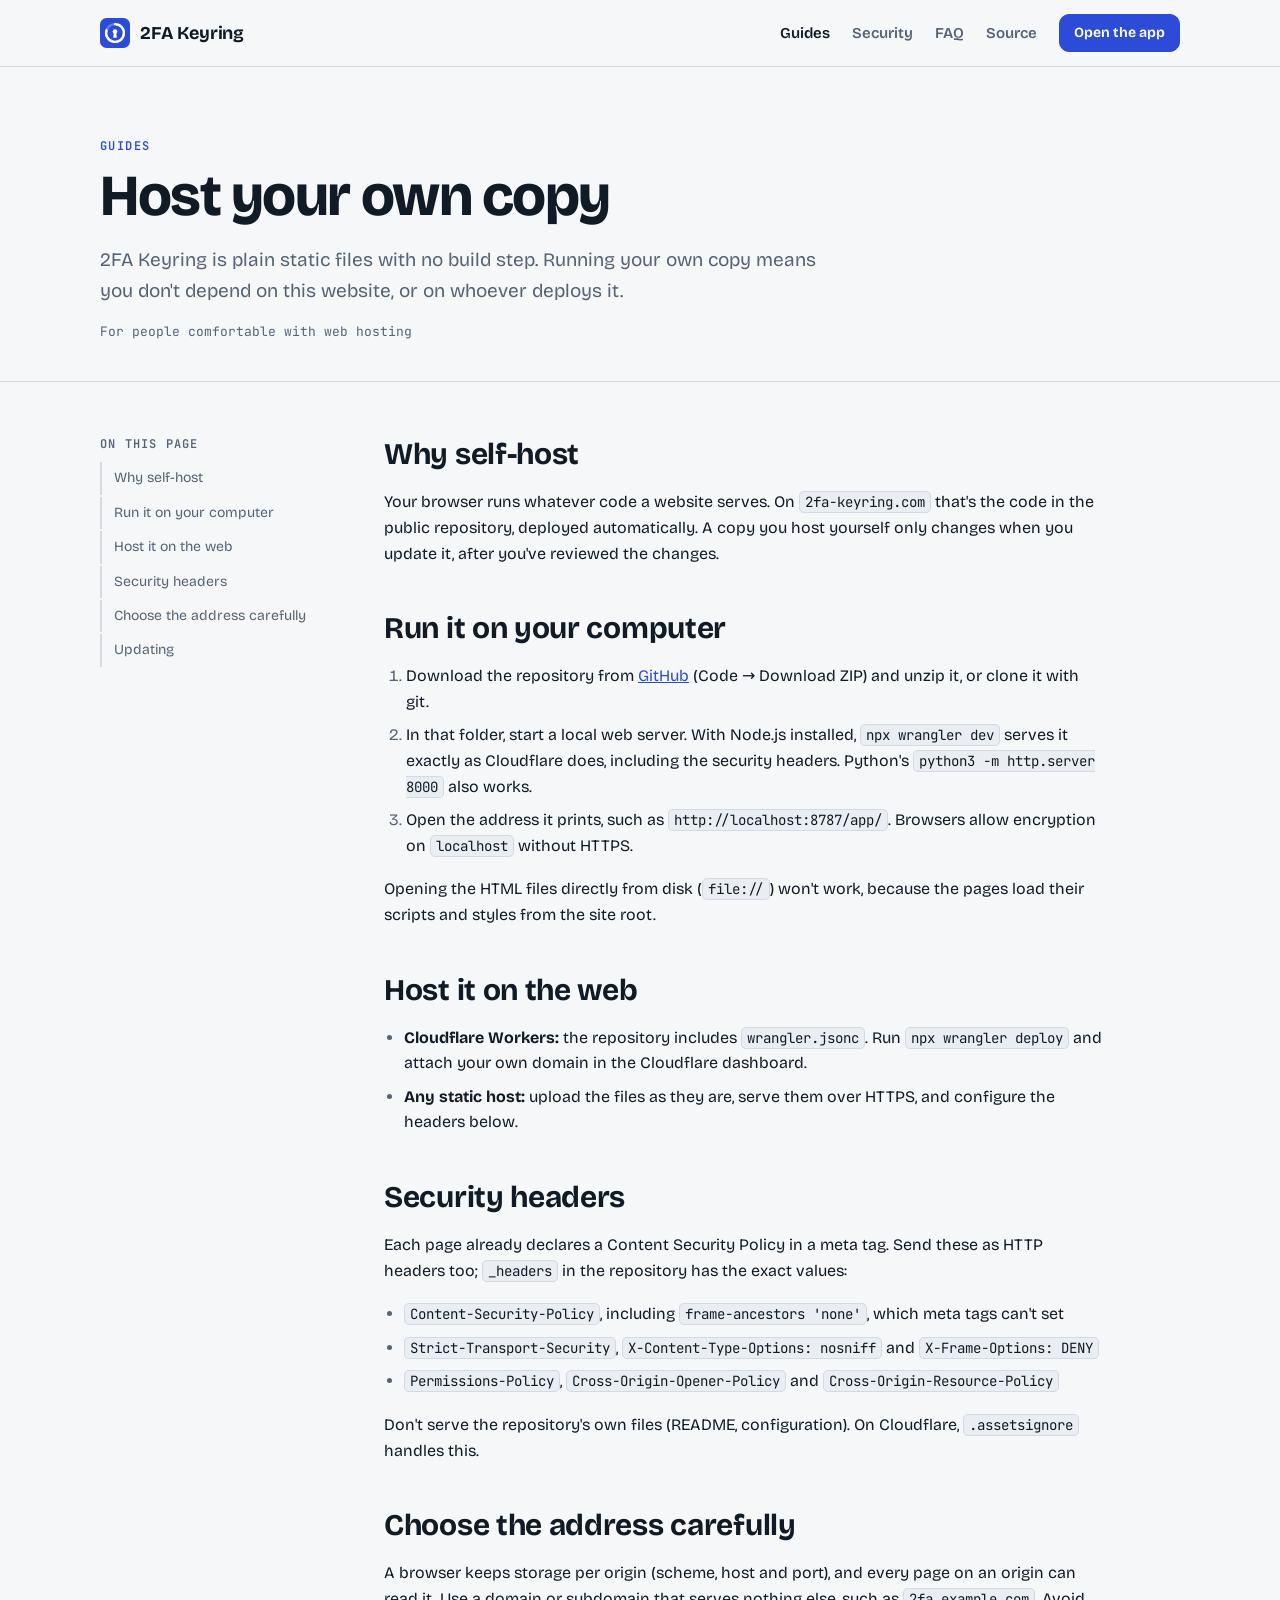
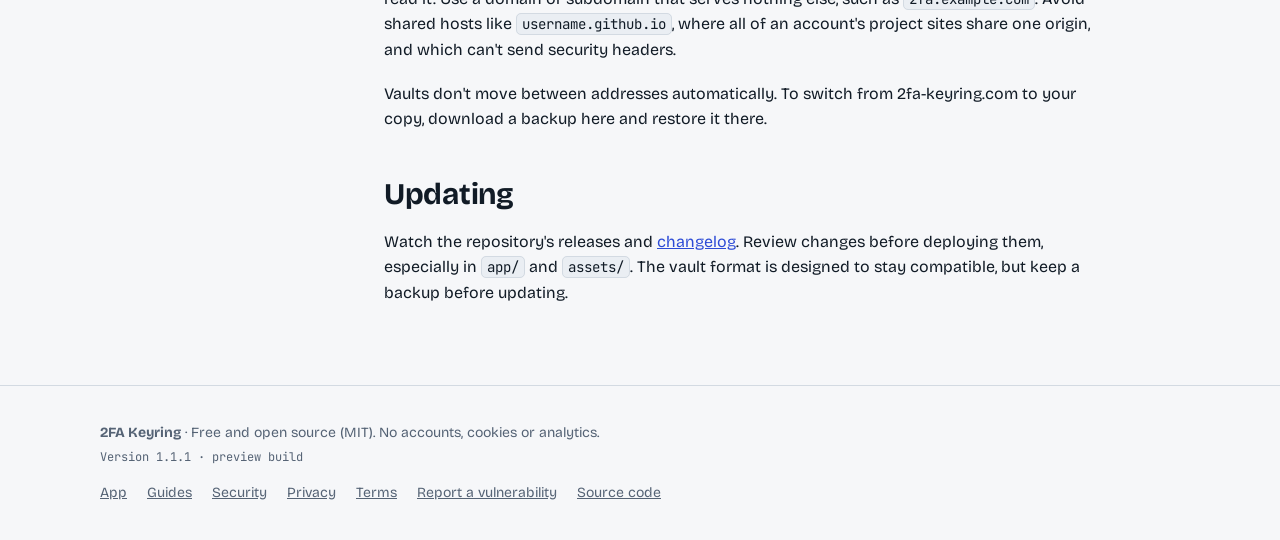
<file: guides/self-hosting/index.html>
<!doctype html>
<html lang="en">
<head>
<meta charset="utf-8">
<meta name="viewport" content="width=device-width,initial-scale=1,viewport-fit=cover">
<meta http-equiv="Content-Security-Policy" content="default-src 'none'; script-src 'none'; style-src 'self'; font-src 'self'; img-src 'self'; connect-src 'none'; base-uri 'none'; form-action 'none'; object-src 'none'">
<meta name="referrer" content="no-referrer">
<meta name="color-scheme" content="light dark">
<title>Self-Host 2FA Keyring | 2FA Keyring</title>
<meta name="description" content="Run your own copy of 2FA Keyring on your computer or your own domain, with the right security headers and an isolated origin.">
<link rel="canonical" href="https://2fa-keyring.com/guides/self-hosting/">
<meta property="og:type" content="website">
<meta property="og:site_name" content="2FA Keyring">
<meta property="og:title" content="Self-Host 2FA Keyring | 2FA Keyring">
<meta property="og:description" content="Run your own copy of 2FA Keyring on your computer or your own domain, with the right security headers and an isolated origin.">
<meta property="og:url" content="https://2fa-keyring.com/guides/self-hosting/">
<meta property="og:image" content="https://2fa-keyring.com/assets/og.png">
<meta property="og:image:width" content="1200">
<meta property="og:image:height" content="630">
<meta property="og:image:alt" content="2FA Keyring: a free browser authenticator that keeps your keys encrypted on your device">
<meta name="twitter:card" content="summary_large_image">
<link rel="icon" href="/assets/icon.svg" type="image/svg+xml">
<link rel="stylesheet" href="/assets/fonts.css">
<link rel="stylesheet" href="/assets/site.css">
<link rel="stylesheet" href="/assets/chrome.css">
</head>
<body>
<a class="skip" href="#main">Skip to content</a>
<header class="site-head">
  <div class="chrome-wrap">
    <a class="logo" href="/"><img src="/assets/icon.svg" alt="" width="30" height="30">2FA Keyring</a>
    <nav class="nav" aria-label="Main">
      <a href="/guides/" aria-current="page">Guides</a>
      <a href="/security/">Security</a>
      <a class="hide-sm" href="/#faq">FAQ</a>
      <a class="hide-sm" href="https://github.com/estuty/2FA-Keyring" rel="noopener noreferrer">Source</a>
      <a class="nav-cta" href="/app/">Open the app</a>
    </nav>
  </div>
</header>

<main id="main">
  <div class="doc-hero">
    <div class="wrap">
      <p class="kicker"><a href="/guides/">Guides</a></p>
      <h1>Host your own copy</h1>
      <p class="lead">2FA Keyring is plain static files with no build step. Running your own copy means you don't depend on this website, or on whoever deploys it.</p>
      <p class="meta">For people comfortable with web hosting</p>
    </div>
  </div>
  <div class="wrap doc">
    <nav class="toc" aria-label="On this page">
      <p>On this page</p>
      <a href="#why">Why self-host</a>
      <a href="#local">Run it on your computer</a>
      <a href="#host">Host it on the web</a>
      <a href="#headers">Security headers</a>
      <a href="#origin">Choose the address carefully</a>
      <a href="#update">Updating</a>
    </nav>
    <article class="prose">
      <h2 id="why">Why self-host</h2>
      <p>Your browser runs whatever code a website serves. On <code>2fa-keyring.com</code> that's the code in the public repository, deployed automatically. A copy you host yourself only changes when you update it, after you've reviewed the changes.</p>

      <h2 id="local">Run it on your computer</h2>
      <ol>
        <li>Download the repository from <a href="https://github.com/estuty/2FA-Keyring" rel="noopener noreferrer">GitHub</a> (Code → Download ZIP) and unzip it, or clone it with git.</li>
        <li>In that folder, start a local web server. With Node.js installed, <code>npx wrangler dev</code> serves it exactly as Cloudflare does, including the security headers. Python's <code>python3 -m http.server 8000</code> also works.</li>
        <li>Open the address it prints, such as <code>http://localhost:8787/app/</code>. Browsers allow encryption on <code>localhost</code> without HTTPS.</li>
      </ol>
      <p>Opening the HTML files directly from disk (<code>file://</code>) won't work, because the pages load their scripts and styles from the site root.</p>

      <h2 id="host">Host it on the web</h2>
      <ul>
        <li><b>Cloudflare Workers:</b> the repository includes <code>wrangler.jsonc</code>. Run <code>npx wrangler deploy</code> and attach your own domain in the Cloudflare dashboard.</li>
        <li><b>Any static host:</b> upload the files as they are, serve them over HTTPS, and configure the headers below.</li>
      </ul>

      <h2 id="headers">Security headers</h2>
      <p>Each page already declares a Content Security Policy in a meta tag. Send these as HTTP headers too; <code>_headers</code> in the repository has the exact values:</p>
      <ul>
        <li><code>Content-Security-Policy</code>, including <code>frame-ancestors 'none'</code>, which meta tags can't set</li>
        <li><code>Strict-Transport-Security</code>, <code>X-Content-Type-Options: nosniff</code> and <code>X-Frame-Options: DENY</code></li>
        <li><code>Permissions-Policy</code>, <code>Cross-Origin-Opener-Policy</code> and <code>Cross-Origin-Resource-Policy</code></li>
      </ul>
      <p>Don't serve the repository's own files (README, configuration). On Cloudflare, <code>.assetsignore</code> handles this.</p>

      <h2 id="origin">Choose the address carefully</h2>
      <p>A browser keeps storage per origin (scheme, host and port), and every page on an origin can read it. Use a domain or subdomain that serves nothing else, such as <code>2fa.example.com</code>. Avoid shared hosts like <code>username.github.io</code>, where all of an account's project sites share one origin, and which can't send security headers.</p>
      <p>Vaults don't move between addresses automatically. To switch from 2fa-keyring.com to your copy, download a backup here and restore it there.</p>

      <h2 id="update">Updating</h2>
      <p>Watch the repository's releases and <a href="https://github.com/estuty/2FA-Keyring/blob/main/CHANGELOG.md" rel="noopener noreferrer">changelog</a>. Review changes before deploying them, especially in <code>app/</code> and <code>assets/</code>. The vault format is designed to stay compatible, but keep a backup before updating.</p>
    </article>
  </div>
</main>

<footer class="site-foot">
  <div class="chrome-wrap">
    <div class="foot-about">
      <p><b>2FA Keyring</b> · Free and open source (MIT). No accounts, cookies or analytics.</p>
      <p class="build">Version <!--BUILD-->1.1.1 · preview build<!--/BUILD--></p>
    </div>
    <nav aria-label="Footer">
      <a href="/app/">App</a>
      <a href="/guides/">Guides</a>
      <a href="/security/">Security</a>
      <a href="/privacy/">Privacy</a>
      <a href="/terms/">Terms</a>
      <a href="/security/#report">Report a vulnerability</a>
      <a href="https://github.com/estuty/2FA-Keyring" rel="noopener noreferrer">Source code</a>
    </nav>
  </div>
</footer>
</body>
</html>
</file>
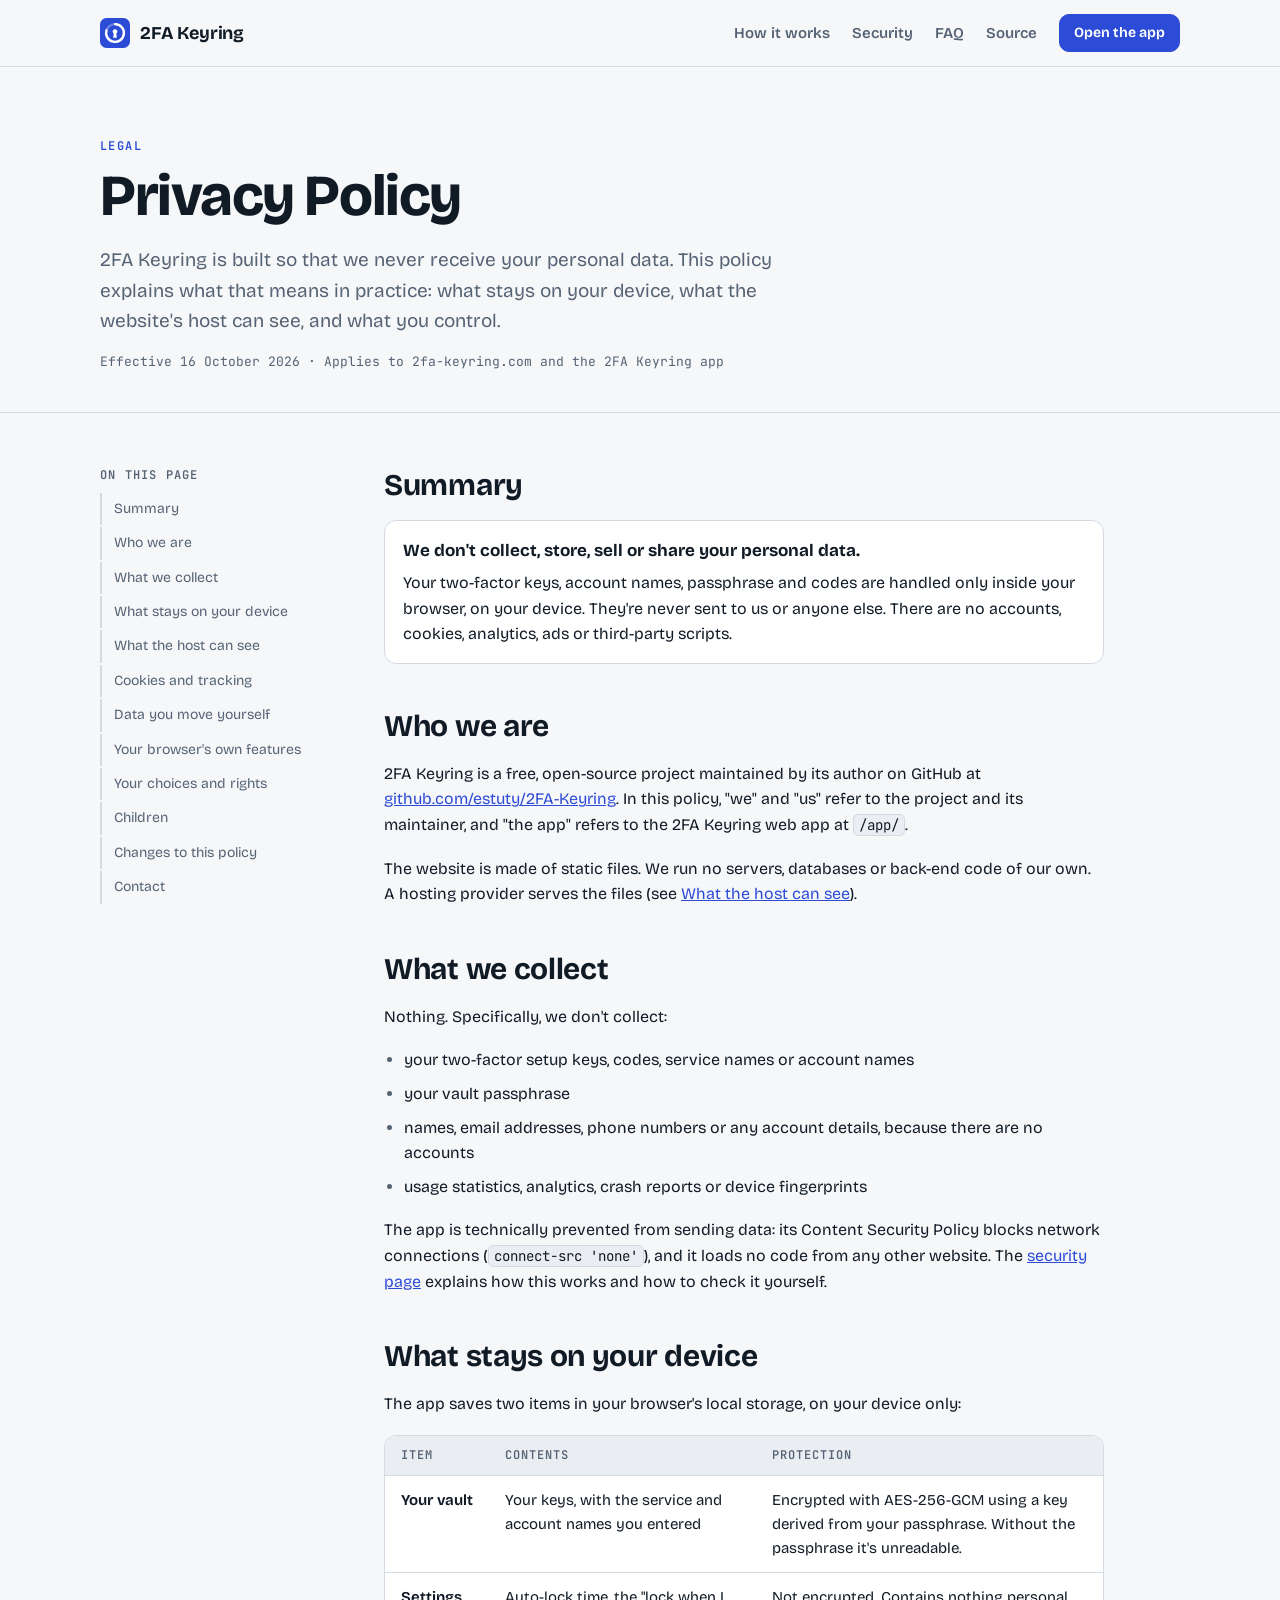
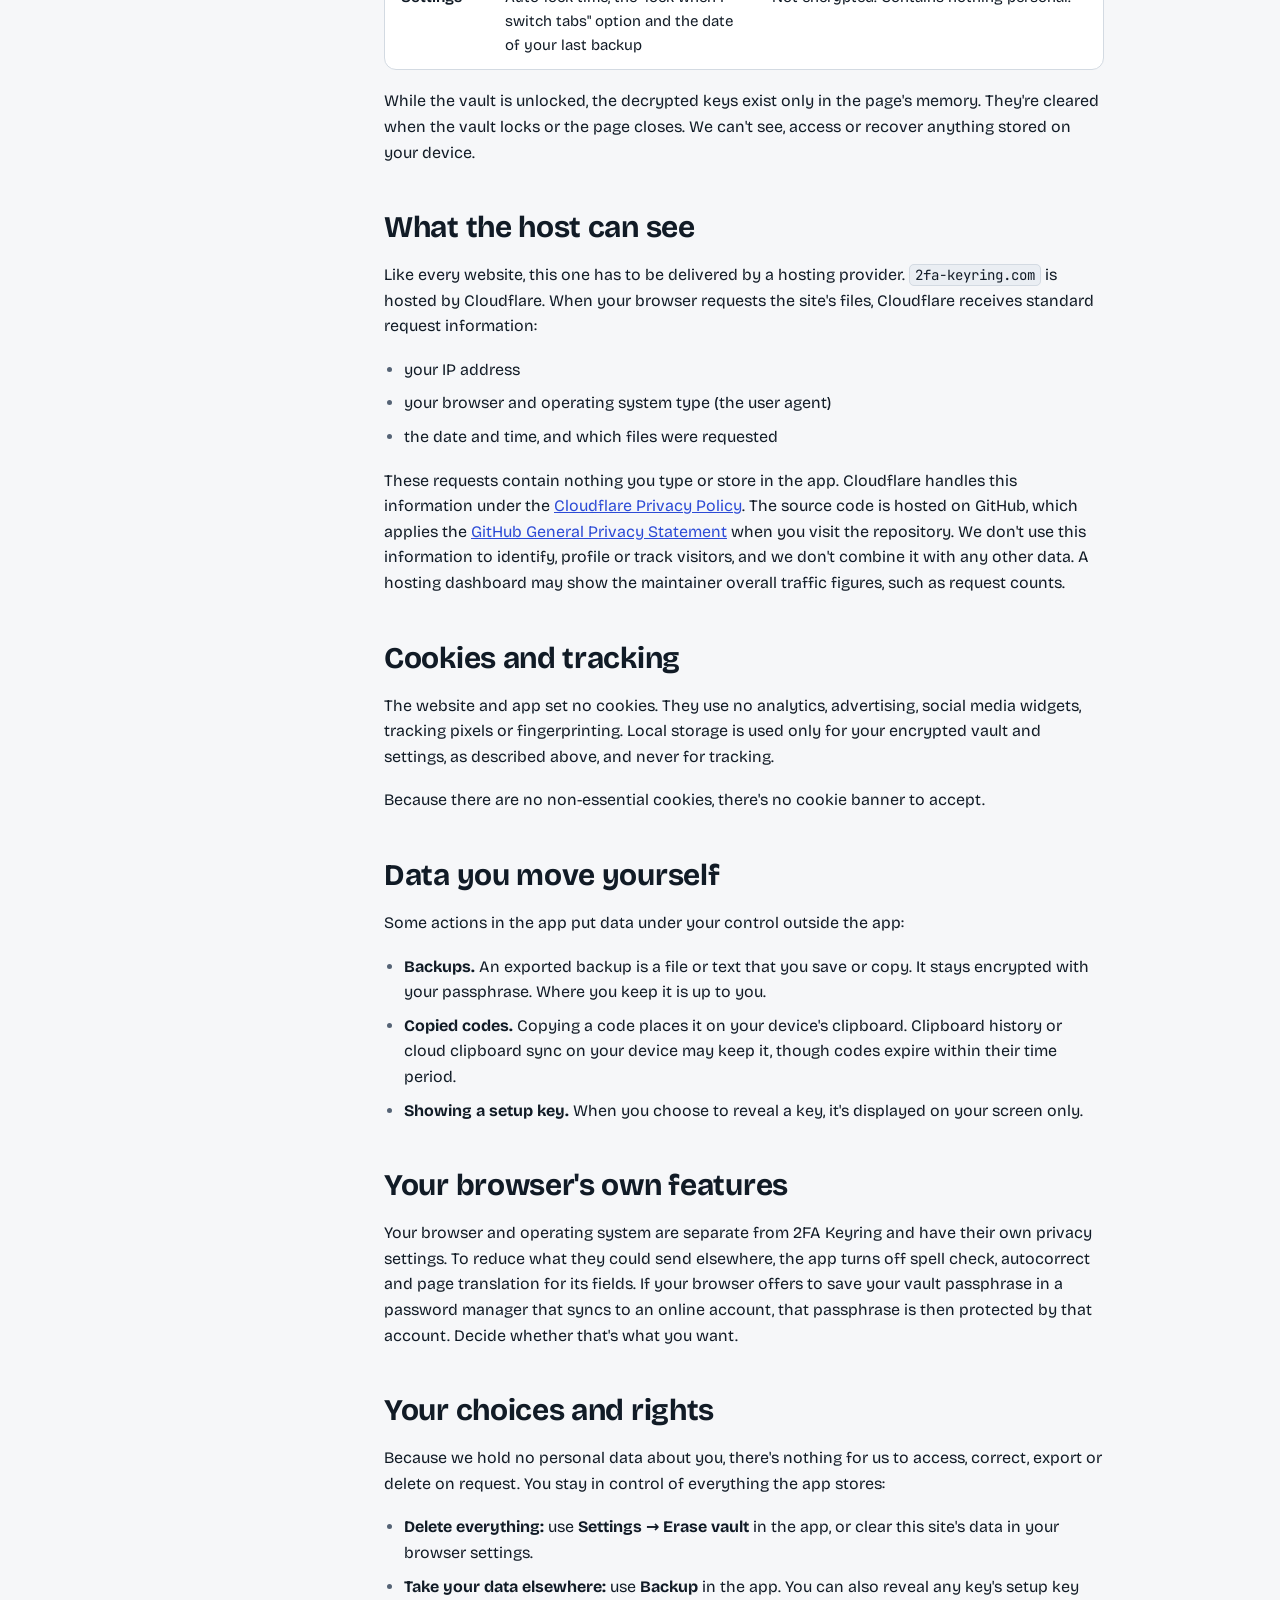
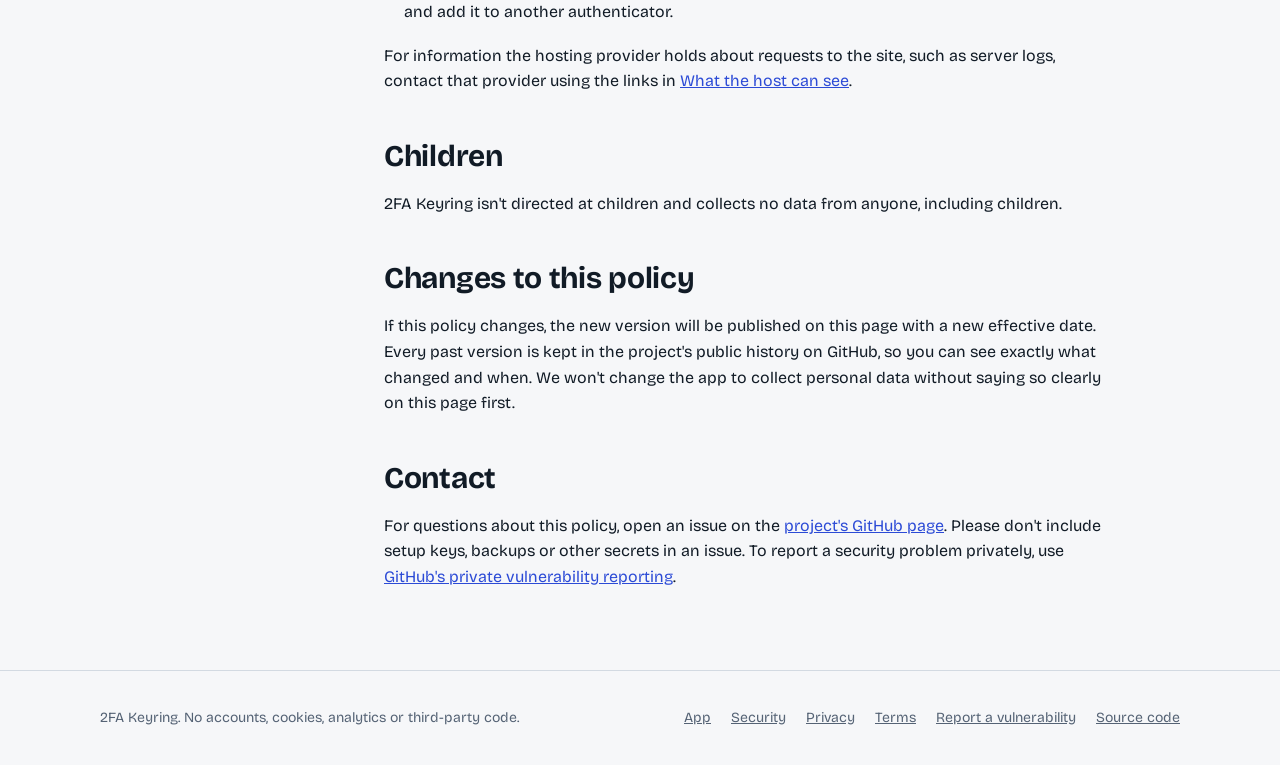
<file: privacy.html>
<!doctype html>
<html lang="en">
<head>
<meta charset="utf-8">
<meta name="viewport" content="width=device-width,initial-scale=1,viewport-fit=cover">
<meta http-equiv="Content-Security-Policy" content="default-src 'none'; script-src 'none'; style-src 'self'; font-src 'self'; img-src 'self'; connect-src 'none'; base-uri 'none'; form-action 'none'; object-src 'none'">
<meta name="referrer" content="no-referrer">
<meta name="color-scheme" content="light dark">
<link rel="canonical" href="https://2fa-keyring.com/privacy">
<title>2FA Keyring Privacy Policy</title>
<meta name="description" content="How 2FA Keyring handles your data: nothing is collected, your keys stay encrypted on your device, and what the website host can see.">
<link rel="icon" href="assets/icon.svg" type="image/svg+xml">
<link rel="stylesheet" href="assets/fonts.css">
<link rel="stylesheet" href="assets/site.css">
<link rel="stylesheet" href="assets/chrome.css">
</head>
<body>
<a class="skip" href="#main">Skip to content</a>

<header class="site-head">
  <div class="chrome-wrap">
    <a class="logo" href="./"><img src="assets/icon.svg" alt="" width="30" height="30">2FA Keyring</a>
    <nav class="nav" aria-label="Main">
      <a class="hide-sm" href="./#how">How it works</a>
      <a href="security.html">Security</a>
      <a class="hide-sm" href="./#faq">FAQ</a>
      <a class="hide-sm" href="https://github.com/estuty/2FA-Keyring" rel="noopener noreferrer">Source</a>
      <a class="nav-cta" href="app/">Open the app</a>
    </nav>
  </div>
</header>

<main id="main">
  <div class="doc-hero">
    <div class="wrap">
      <p class="kicker">Legal</p>
      <h1>Privacy Policy</h1>
      <p class="lead">2FA Keyring is built so that we never receive your personal data. This policy explains what that means in practice: what stays on your device, what the website's host can see, and what you control.</p>
      <p class="meta">Effective 16 October 2026 · Applies to 2fa-keyring.com and the 2FA Keyring app</p>
    </div>
  </div>

  <div class="wrap doc">
    <nav class="toc" aria-label="On this page">
      <p>On this page</p>
      <a href="#summary">Summary</a>
      <a href="#who">Who we are</a>
      <a href="#collect">What we collect</a>
      <a href="#device">What stays on your device</a>
      <a href="#host">What the host can see</a>
      <a href="#cookies">Cookies and tracking</a>
      <a href="#yours">Data you move yourself</a>
      <a href="#browser">Your browser's own features</a>
      <a href="#rights">Your choices and rights</a>
      <a href="#children">Children</a>
      <a href="#changes">Changes to this policy</a>
      <a href="#contact">Contact</a>
    </nav>

    <article class="prose">
      <h2 id="summary">Summary</h2>
      <div class="callout">
        <b>We don't collect, store, sell or share your personal data.</b>
        <p>Your two-factor keys, account names, passphrase and codes are handled only inside your browser, on your device. They're never sent to us or anyone else. There are no accounts, cookies, analytics, ads or third-party scripts.</p>
      </div>

      <h2 id="who">Who we are</h2>
      <p>2FA Keyring is a free, open-source project maintained by its author on GitHub at <a href="https://github.com/estuty/2FA-Keyring" rel="noopener noreferrer">github.com/estuty/2FA-Keyring</a>. In this policy, "we" and "us" refer to the project and its maintainer, and "the app" refers to the 2FA Keyring web app at <code>/app/</code>.</p>
      <p>The website is made of static files. We run no servers, databases or back-end code of our own. A hosting provider serves the files (see <a href="#host">What the host can see</a>).</p>

      <h2 id="collect">What we collect</h2>
      <p>Nothing. Specifically, we don't collect:</p>
      <ul>
        <li>your two-factor setup keys, codes, service names or account names</li>
        <li>your vault passphrase</li>
        <li>names, email addresses, phone numbers or any account details, because there are no accounts</li>
        <li>usage statistics, analytics, crash reports or device fingerprints</li>
      </ul>
      <p>The app is technically prevented from sending data: its Content Security Policy blocks network connections (<code>connect-src 'none'</code>), and it loads no code from any other website. The <a href="security.html">security page</a> explains how this works and how to check it yourself.</p>

      <h2 id="device">What stays on your device</h2>
      <p>The app saves two items in your browser's local storage, on your device only:</p>
      <div class="table-wrap">
        <table>
          <thead><tr><th>Item</th><th>Contents</th><th>Protection</th></tr></thead>
          <tbody>
            <tr><td>Your vault</td><td>Your keys, with the service and account names you entered</td><td>Encrypted with AES-256-GCM using a key derived from your passphrase. Without the passphrase it's unreadable.</td></tr>
            <tr><td>Settings</td><td>Auto-lock time, the "lock when I switch tabs" option and the date of your last backup</td><td>Not encrypted. Contains nothing personal.</td></tr>
          </tbody>
        </table>
      </div>
      <p>While the vault is unlocked, the decrypted keys exist only in the page's memory. They're cleared when the vault locks or the page closes. We can't see, access or recover anything stored on your device.</p>

      <h2 id="host">What the host can see</h2>
      <p>Like every website, this one has to be delivered by a hosting provider. <code>2fa-keyring.com</code> is hosted by Cloudflare. When your browser requests the site's files, Cloudflare receives standard request information:</p>
      <ul>
        <li>your IP address</li>
        <li>your browser and operating system type (the user agent)</li>
        <li>the date and time, and which files were requested</li>
      </ul>
      <p>These requests contain nothing you type or store in the app. Cloudflare handles this information under the <a href="https://www.cloudflare.com/privacypolicy/" rel="noopener noreferrer">Cloudflare Privacy Policy</a>. The source code is hosted on GitHub, which applies the <a href="https://docs.github.com/en/site-policy/privacy-policies/github-general-privacy-statement" rel="noopener noreferrer">GitHub General Privacy Statement</a> when you visit the repository. We don't use this information to identify, profile or track visitors, and we don't combine it with any other data. A hosting dashboard may show the maintainer overall traffic figures, such as request counts.</p>

      <h2 id="cookies">Cookies and tracking</h2>
      <p>The website and app set no cookies. They use no analytics, advertising, social media widgets, tracking pixels or fingerprinting. Local storage is used only for your encrypted vault and settings, as described above, and never for tracking.</p>
      <p>Because there are no non-essential cookies, there's no cookie banner to accept.</p>

      <h2 id="yours">Data you move yourself</h2>
      <p>Some actions in the app put data under your control outside the app:</p>
      <ul>
        <li><b>Backups.</b> An exported backup is a file or text that you save or copy. It stays encrypted with your passphrase. Where you keep it is up to you.</li>
        <li><b>Copied codes.</b> Copying a code places it on your device's clipboard. Clipboard history or cloud clipboard sync on your device may keep it, though codes expire within their time period.</li>
        <li><b>Showing a setup key.</b> When you choose to reveal a key, it's displayed on your screen only.</li>
      </ul>

      <h2 id="browser">Your browser's own features</h2>
      <p>Your browser and operating system are separate from 2FA Keyring and have their own privacy settings. To reduce what they could send elsewhere, the app turns off spell check, autocorrect and page translation for its fields. If your browser offers to save your vault passphrase in a password manager that syncs to an online account, that passphrase is then protected by that account. Decide whether that's what you want.</p>

      <h2 id="rights">Your choices and rights</h2>
      <p>Because we hold no personal data about you, there's nothing for us to access, correct, export or delete on request. You stay in control of everything the app stores:</p>
      <ul>
        <li><b>Delete everything:</b> use <b>Settings → Erase vault</b> in the app, or clear this site's data in your browser settings.</li>
        <li><b>Take your data elsewhere:</b> use <b>Backup</b> in the app. You can also reveal any key's setup key and add it to another authenticator.</li>
      </ul>
      <p>For information the hosting provider holds about requests to the site, such as server logs, contact that provider using the links in <a href="#host">What the host can see</a>.</p>

      <h2 id="children">Children</h2>
      <p>2FA Keyring isn't directed at children and collects no data from anyone, including children.</p>

      <h2 id="changes">Changes to this policy</h2>
      <p>If this policy changes, the new version will be published on this page with a new effective date. Every past version is kept in the project's public history on GitHub, so you can see exactly what changed and when. We won't change the app to collect personal data without saying so clearly on this page first.</p>

      <h2 id="contact">Contact</h2>
      <p>For questions about this policy, open an issue on the <a href="https://github.com/estuty/2FA-Keyring/issues" rel="noopener noreferrer">project's GitHub page</a>. Please don't include setup keys, backups or other secrets in an issue. To report a security problem privately, use <a href="security.html#report">GitHub's private vulnerability reporting</a>.</p>
    </article>
  </div>
</main>

<footer class="site-foot">
  <div class="chrome-wrap">
    <p>2FA Keyring. No accounts, cookies, analytics or third-party code.</p>
    <nav aria-label="Footer">
      <a href="app/">App</a>
      <a href="security.html">Security</a>
      <a href="privacy.html">Privacy</a>
      <a href="terms.html">Terms</a>
      <a href="security.html#report">Report a vulnerability</a>
      <a href="https://github.com/estuty/2FA-Keyring" rel="noopener noreferrer">Source code</a>
    </nav>
  </div>
</footer>
</body>
</html>
</file>
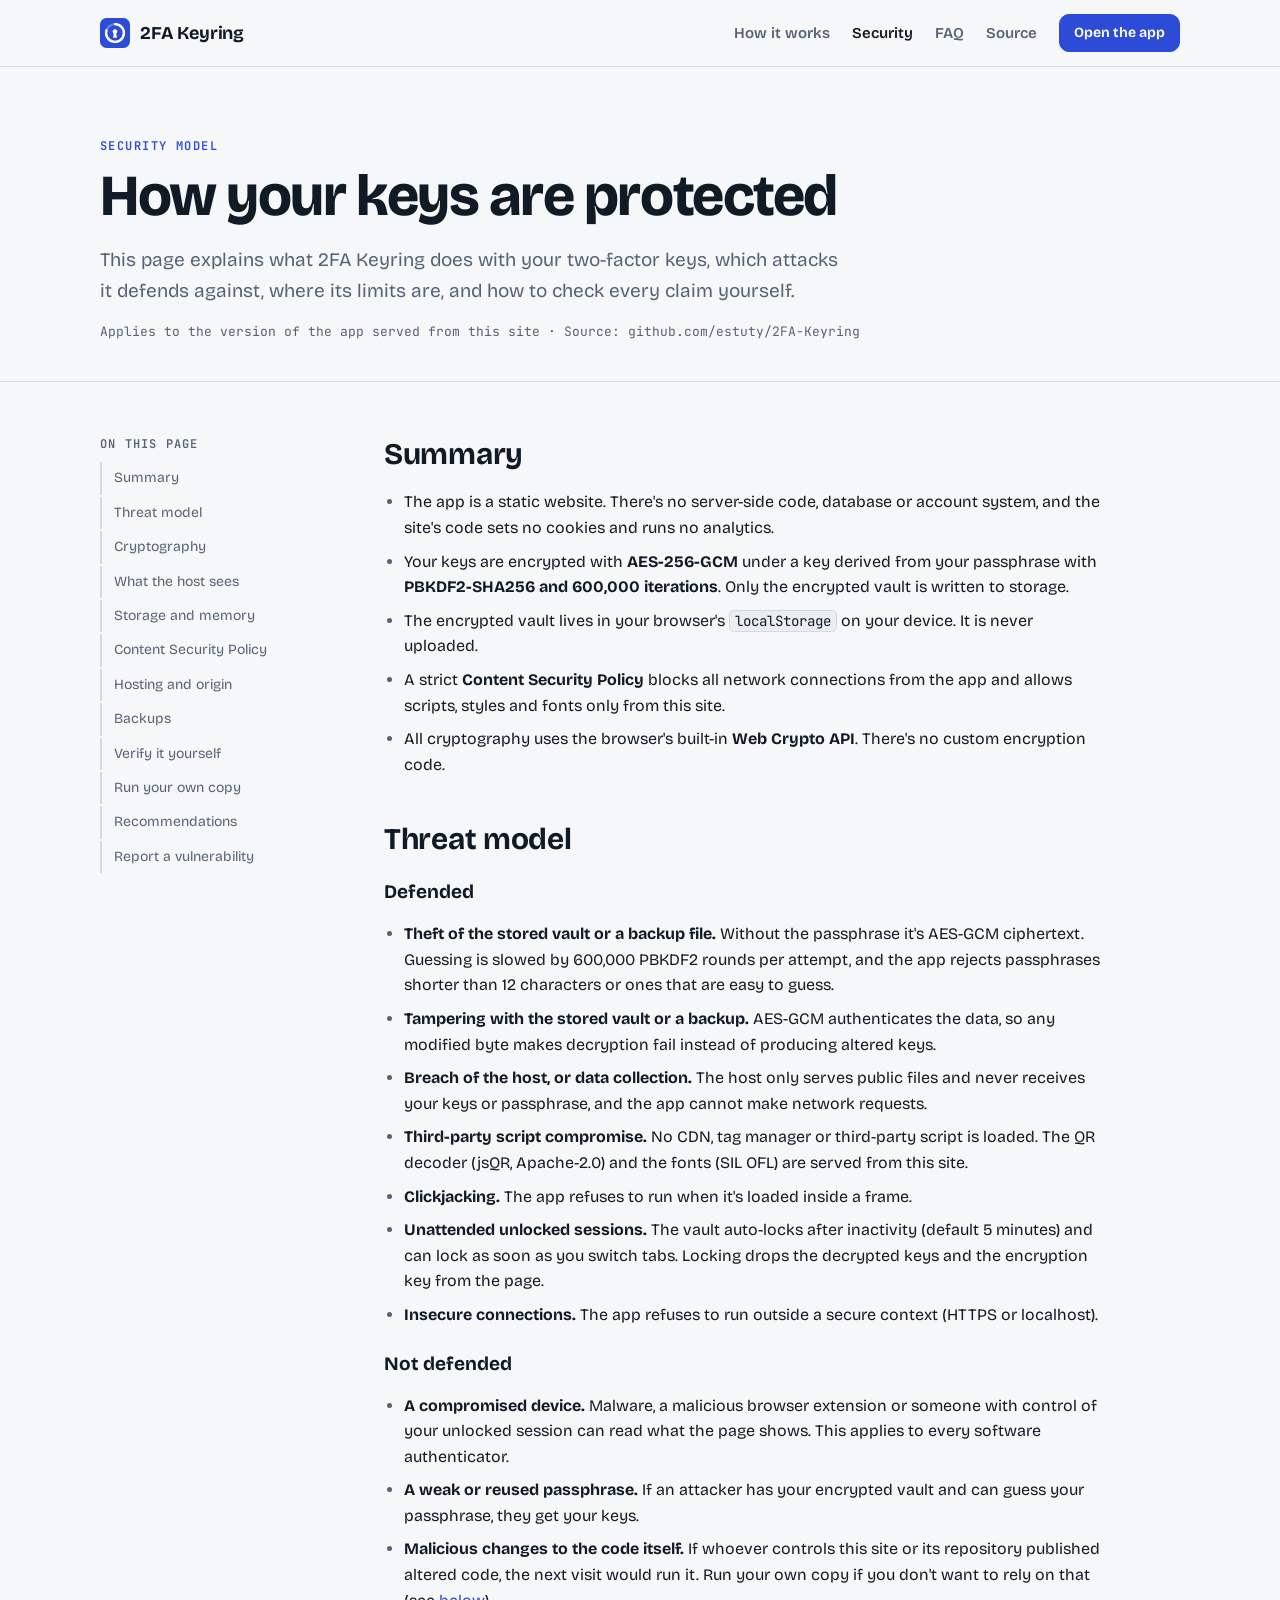
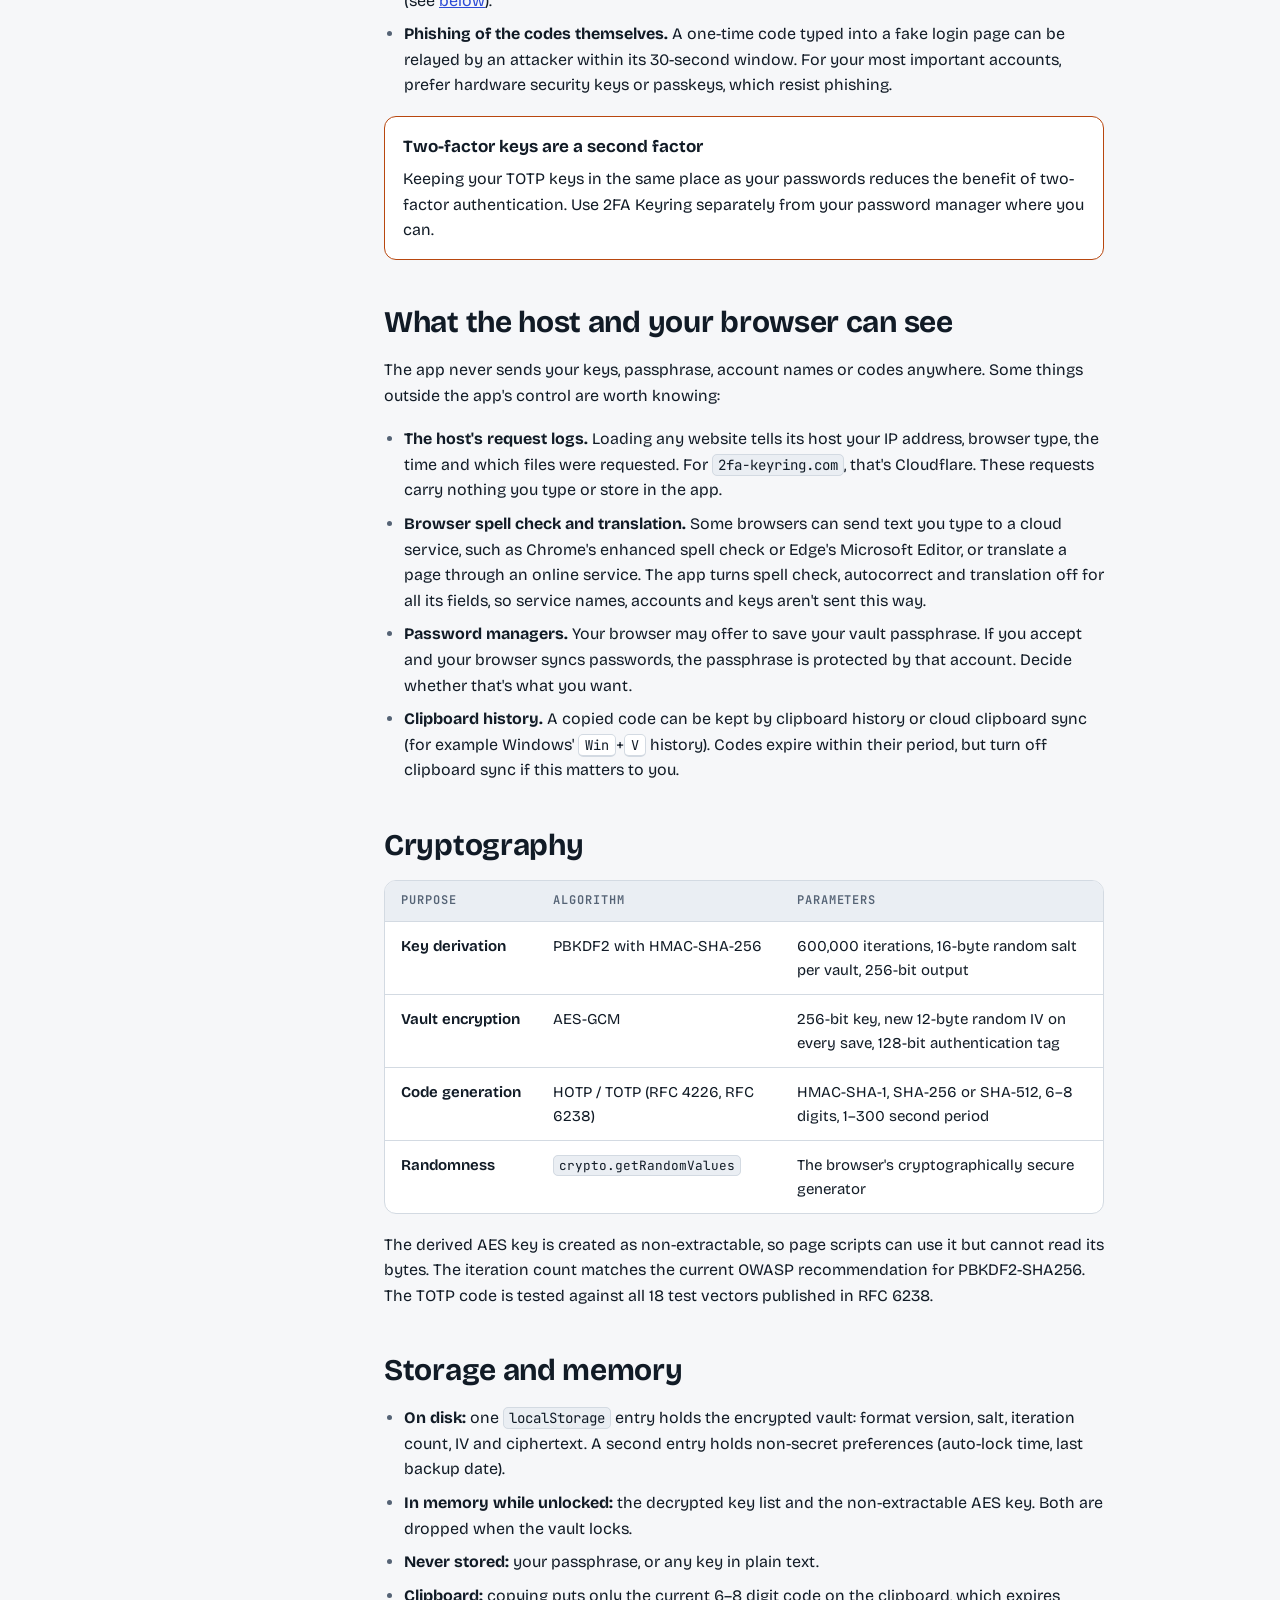
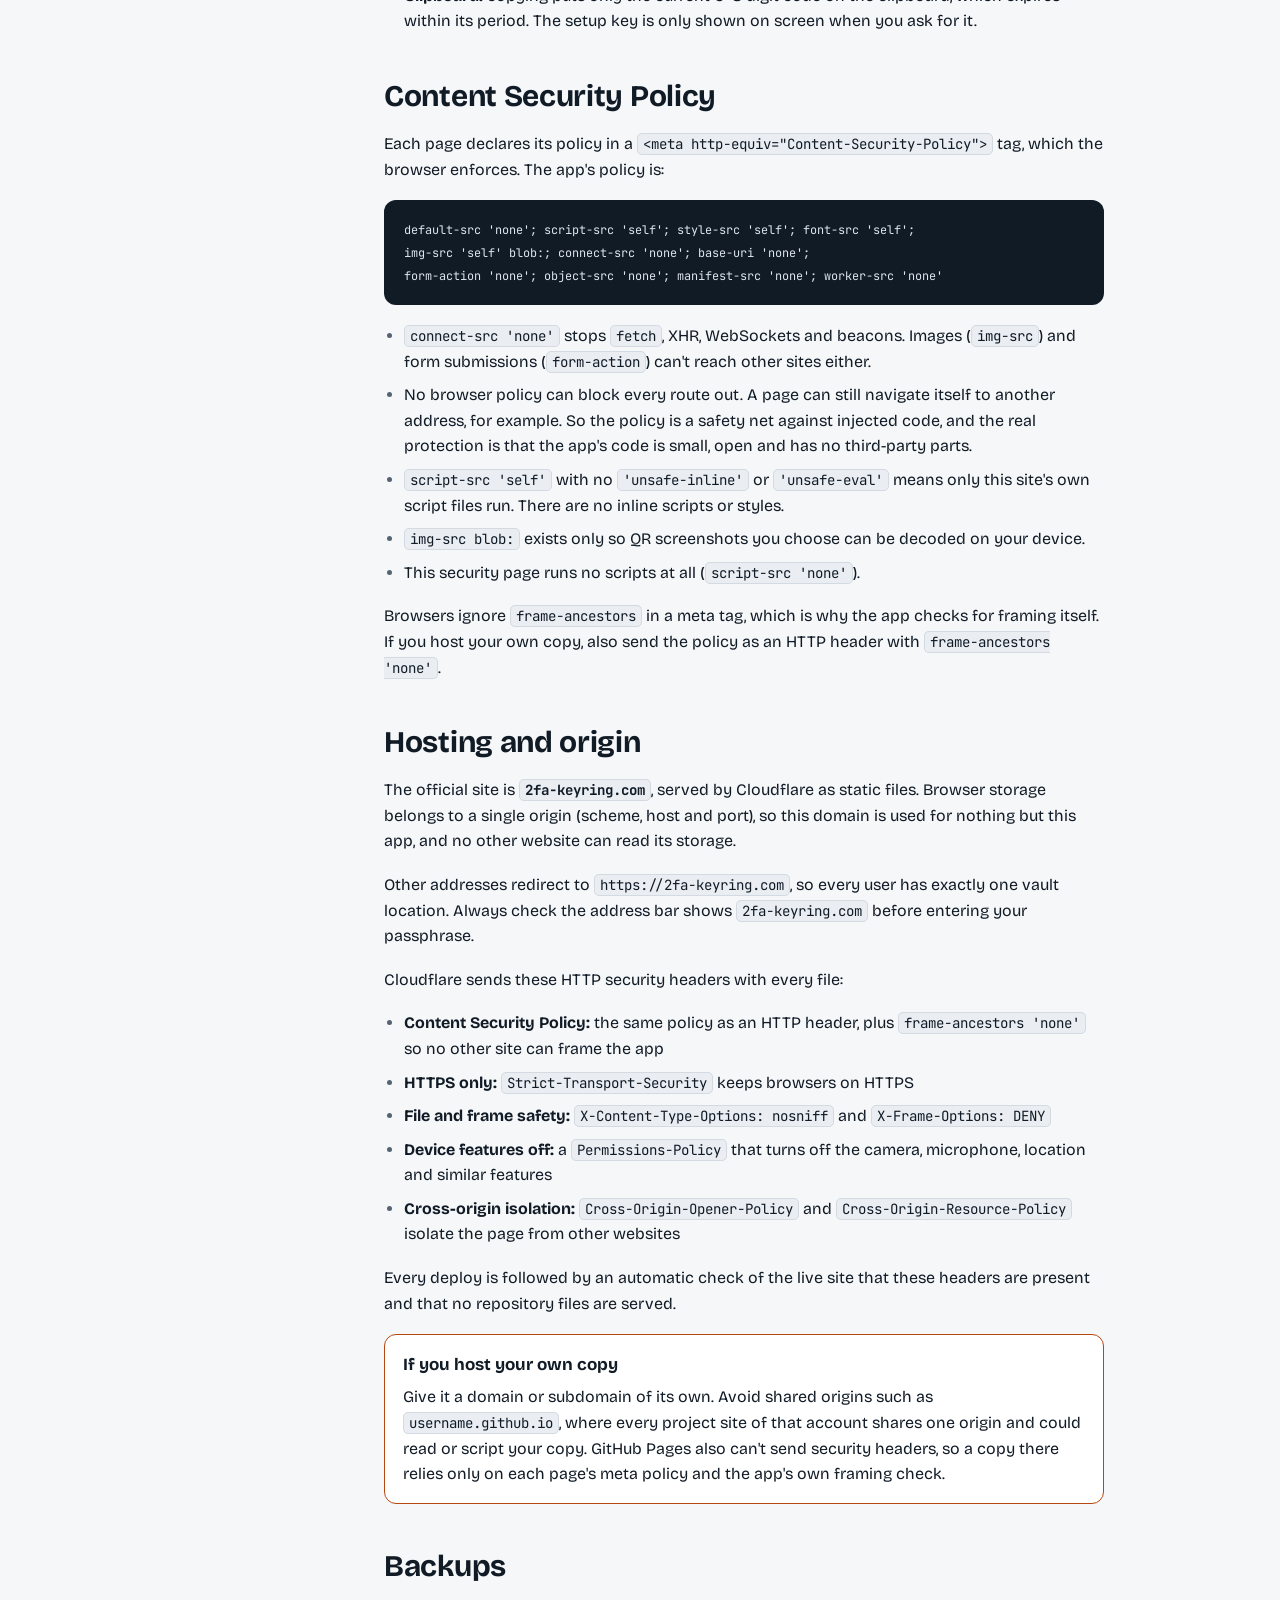
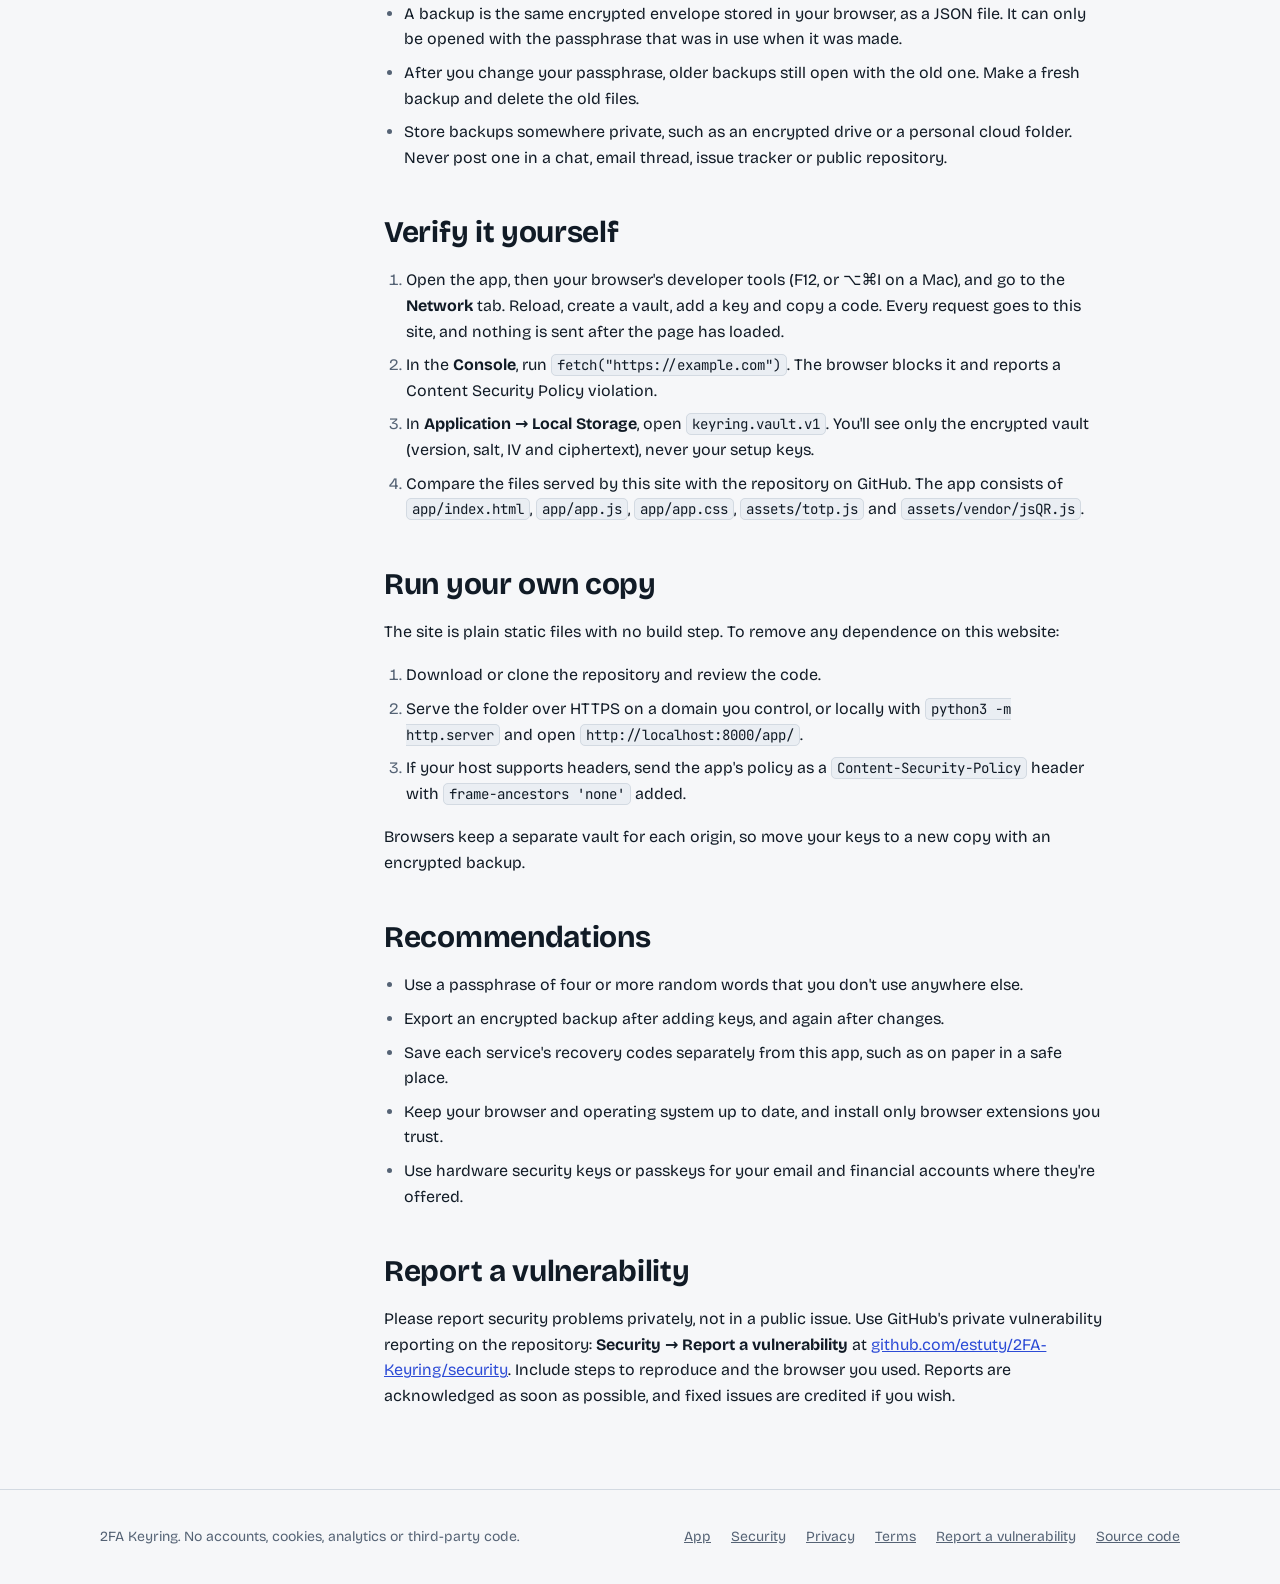
<file: security.html>
<!doctype html>
<html lang="en">
<head>
<meta charset="utf-8">
<meta name="viewport" content="width=device-width,initial-scale=1,viewport-fit=cover">
<meta http-equiv="Content-Security-Policy" content="default-src 'none'; script-src 'none'; style-src 'self'; font-src 'self'; img-src 'self'; connect-src 'none'; base-uri 'none'; form-action 'none'; object-src 'none'">
<meta name="referrer" content="no-referrer">
<meta name="color-scheme" content="light dark">
<link rel="canonical" href="https://2fa-keyring.com/security">
<title>2FA Keyring Security</title>
<meta name="description" content="How 2FA Keyring protects your two-factor keys: threat model, cryptography, Content Security Policy, hosting, and how to verify it yourself.">
<link rel="icon" href="assets/icon.svg" type="image/svg+xml">
<link rel="stylesheet" href="assets/fonts.css">
<link rel="stylesheet" href="assets/site.css">
<link rel="stylesheet" href="assets/chrome.css">
</head>
<body>
<a class="skip" href="#main">Skip to content</a>

<header class="site-head">
  <div class="chrome-wrap">
    <a class="logo" href="./"><img src="assets/icon.svg" alt="" width="30" height="30">2FA Keyring</a>
    <nav class="nav" aria-label="Main">
      <a class="hide-sm" href="./#how">How it works</a>
      <a href="security.html" aria-current="page">Security</a>
      <a class="hide-sm" href="./#faq">FAQ</a>
      <a class="hide-sm" href="https://github.com/estuty/2FA-Keyring" rel="noopener noreferrer">Source</a>
      <a class="nav-cta" href="app/">Open the app</a>
    </nav>
  </div>
</header>

<main id="main">
  <div class="doc-hero">
    <div class="wrap">
      <p class="kicker">Security model</p>
      <h1>How your keys are protected</h1>
      <p class="lead">This page explains what 2FA Keyring does with your two-factor keys, which attacks it defends against, where its limits are, and how to check every claim yourself.</p>
      <p class="meta">Applies to the version of the app served from this site · Source: github.com/estuty/2FA-Keyring</p>
    </div>
  </div>

  <div class="wrap doc">
    <nav class="toc" aria-label="On this page">
      <p>On this page</p>
      <a href="#summary">Summary</a>
      <a href="#threats">Threat model</a>
      <a href="#crypto">Cryptography</a>
      <a href="#host">What the host sees</a>
      <a href="#storage">Storage and memory</a>
      <a href="#csp">Content Security Policy</a>
      <a href="#hosting">Hosting and origin</a>
      <a href="#backups">Backups</a>
      <a href="#verify">Verify it yourself</a>
      <a href="#selfhost">Run your own copy</a>
      <a href="#advice">Recommendations</a>
      <a href="#report">Report a vulnerability</a>
    </nav>

    <article class="prose">
      <h2 id="summary">Summary</h2>
      <ul>
        <li>The app is a static website. There's no server-side code, database or account system, and the site's code sets no cookies and runs no analytics.</li>
        <li>Your keys are encrypted with <b>AES-256-GCM</b> under a key derived from your passphrase with <b>PBKDF2-SHA256 and 600,000 iterations</b>. Only the encrypted vault is written to storage.</li>
        <li>The encrypted vault lives in your browser's <code>localStorage</code> on your device. It is never uploaded.</li>
        <li>A strict <b>Content Security Policy</b> blocks all network connections from the app and allows scripts, styles and fonts only from this site.</li>
        <li>All cryptography uses the browser's built-in <b>Web Crypto API</b>. There's no custom encryption code.</li>
      </ul>

      <h2 id="threats">Threat model</h2>
      <h3>Defended</h3>
      <ul>
        <li><b>Theft of the stored vault or a backup file.</b> Without the passphrase it's AES-GCM ciphertext. Guessing is slowed by 600,000 PBKDF2 rounds per attempt, and the app rejects passphrases shorter than 12 characters or ones that are easy to guess.</li>
        <li><b>Tampering with the stored vault or a backup.</b> AES-GCM authenticates the data, so any modified byte makes decryption fail instead of producing altered keys.</li>
        <li><b>Breach of the host, or data collection.</b> The host only serves public files and never receives your keys or passphrase, and the app cannot make network requests.</li>
        <li><b>Third-party script compromise.</b> No CDN, tag manager or third-party script is loaded. The QR decoder (jsQR, Apache-2.0) and the fonts (SIL OFL) are served from this site.</li>
        <li><b>Clickjacking.</b> The app refuses to run when it's loaded inside a frame.</li>
        <li><b>Unattended unlocked sessions.</b> The vault auto-locks after inactivity (default 5 minutes) and can lock as soon as you switch tabs. Locking drops the decrypted keys and the encryption key from the page.</li>
        <li><b>Insecure connections.</b> The app refuses to run outside a secure context (HTTPS or localhost).</li>
      </ul>
      <h3>Not defended</h3>
      <ul>
        <li><b>A compromised device.</b> Malware, a malicious browser extension or someone with control of your unlocked session can read what the page shows. This applies to every software authenticator.</li>
        <li><b>A weak or reused passphrase.</b> If an attacker has your encrypted vault and can guess your passphrase, they get your keys.</li>
        <li><b>Malicious changes to the code itself.</b> If whoever controls this site or its repository published altered code, the next visit would run it. Run your own copy if you don't want to rely on that (see <a href="#selfhost">below</a>).</li>
        <li><b>Phishing of the codes themselves.</b> A one-time code typed into a fake login page can be relayed by an attacker within its 30-second window. For your most important accounts, prefer hardware security keys or passkeys, which resist phishing.</li>
      </ul>
      <div class="callout warn">
        <b>Two-factor keys are a second factor</b>
        <p>Keeping your TOTP keys in the same place as your passwords reduces the benefit of two-factor authentication. Use 2FA Keyring separately from your password manager where you can.</p>
      </div>

      <h2 id="host">What the host and your browser can see</h2>
      <p>The app never sends your keys, passphrase, account names or codes anywhere. Some things outside the app's control are worth knowing:</p>
      <ul>
        <li><b>The host's request logs.</b> Loading any website tells its host your IP address, browser type, the time and which files were requested. For <code>2fa-keyring.com</code>, that's Cloudflare. These requests carry nothing you type or store in the app.</li>
        <li><b>Browser spell check and translation.</b> Some browsers can send text you type to a cloud service, such as Chrome's enhanced spell check or Edge's Microsoft Editor, or translate a page through an online service. The app turns spell check, autocorrect and translation off for all its fields, so service names, accounts and keys aren't sent this way.</li>
        <li><b>Password managers.</b> Your browser may offer to save your vault passphrase. If you accept and your browser syncs passwords, the passphrase is protected by that account. Decide whether that's what you want.</li>
        <li><b>Clipboard history.</b> A copied code can be kept by clipboard history or cloud clipboard sync (for example Windows' <kbd>Win</kbd>+<kbd>V</kbd> history). Codes expire within their period, but turn off clipboard sync if this matters to you.</li>
      </ul>

      <h2 id="crypto">Cryptography</h2>
      <div class="table-wrap">
        <table>
          <thead><tr><th>Purpose</th><th>Algorithm</th><th>Parameters</th></tr></thead>
          <tbody>
            <tr><td>Key derivation</td><td>PBKDF2 with HMAC-SHA-256</td><td>600,000 iterations, 16-byte random salt per vault, 256-bit output</td></tr>
            <tr><td>Vault encryption</td><td>AES-GCM</td><td>256-bit key, new 12-byte random IV on every save, 128-bit authentication tag</td></tr>
            <tr><td>Code generation</td><td>HOTP / TOTP (RFC 4226, RFC 6238)</td><td>HMAC-SHA-1, SHA-256 or SHA-512, 6–8 digits, 1–300 second period</td></tr>
            <tr><td>Randomness</td><td><code>crypto.getRandomValues</code></td><td>The browser's cryptographically secure generator</td></tr>
          </tbody>
        </table>
      </div>
      <p>The derived AES key is created as non-extractable, so page scripts can use it but cannot read its bytes. The iteration count matches the current OWASP recommendation for PBKDF2-SHA256. The TOTP code is tested against all 18 test vectors published in RFC 6238.</p>

      <h2 id="storage">Storage and memory</h2>
      <ul>
        <li><b>On disk:</b> one <code>localStorage</code> entry holds the encrypted vault: format version, salt, iteration count, IV and ciphertext. A second entry holds non-secret preferences (auto-lock time, last backup date).</li>
        <li><b>In memory while unlocked:</b> the decrypted key list and the non-extractable AES key. Both are dropped when the vault locks.</li>
        <li><b>Never stored:</b> your passphrase, or any key in plain text.</li>
        <li><b>Clipboard:</b> copying puts only the current 6–8 digit code on the clipboard, which expires within its period. The setup key is only shown on screen when you ask for it.</li>
      </ul>

      <h2 id="csp">Content Security Policy</h2>
      <p>Each page declares its policy in a <code>&lt;meta http-equiv="Content-Security-Policy"&gt;</code> tag, which the browser enforces. The app's policy is:</p>
<pre class="code"><code>default-src 'none'; script-src 'self'; style-src 'self'; font-src 'self';
img-src 'self' blob:; connect-src 'none'; base-uri 'none';
form-action 'none'; object-src 'none'; manifest-src 'none'; worker-src 'none'</code></pre>
      <ul>
        <li><code>connect-src 'none'</code> stops <code>fetch</code>, XHR, WebSockets and beacons. Images (<code>img-src</code>) and form submissions (<code>form-action</code>) can't reach other sites either.</li>
        <li>No browser policy can block every route out. A page can still navigate itself to another address, for example. So the policy is a safety net against injected code, and the real protection is that the app's code is small, open and has no third-party parts.</li>
        <li><code>script-src 'self'</code> with no <code>'unsafe-inline'</code> or <code>'unsafe-eval'</code> means only this site's own script files run. There are no inline scripts or styles.</li>
        <li><code>img-src blob:</code> exists only so QR screenshots you choose can be decoded on your device.</li>
        <li>This security page runs no scripts at all (<code>script-src 'none'</code>).</li>
      </ul>
      <p>Browsers ignore <code>frame-ancestors</code> in a meta tag, which is why the app checks for framing itself. If you host your own copy, also send the policy as an HTTP header with <code>frame-ancestors 'none'</code>.</p>

      <h2 id="hosting">Hosting and origin</h2>
      <p>The official site is <b><code>2fa-keyring.com</code></b>, served by Cloudflare as static files. Browser storage belongs to a single origin (scheme, host and port), so this domain is used for nothing but this app, and no other website can read its storage.</p>
      <p>Other addresses redirect to <code>https://2fa-keyring.com</code>, so every user has exactly one vault location. Always check the address bar shows <code>2fa-keyring.com</code> before entering your passphrase.</p>
      <p>Cloudflare sends these HTTP security headers with every file:</p>
      <ul>
        <li><b>Content Security Policy:</b> the same policy as an HTTP header, plus <code>frame-ancestors 'none'</code> so no other site can frame the app</li>
        <li><b>HTTPS only:</b> <code>Strict-Transport-Security</code> keeps browsers on HTTPS</li>
        <li><b>File and frame safety:</b> <code>X-Content-Type-Options: nosniff</code> and <code>X-Frame-Options: DENY</code></li>
        <li><b>Device features off:</b> a <code>Permissions-Policy</code> that turns off the camera, microphone, location and similar features</li>
        <li><b>Cross-origin isolation:</b> <code>Cross-Origin-Opener-Policy</code> and <code>Cross-Origin-Resource-Policy</code> isolate the page from other websites</li>
      </ul>
      <p>Every deploy is followed by an automatic check of the live site that these headers are present and that no repository files are served.</p>
      <div class="callout warn">
        <b>If you host your own copy</b>
        <p>Give it a domain or subdomain of its own. Avoid shared origins such as <code>username.github.io</code>, where every project site of that account shares one origin and could read or script your copy. GitHub Pages also can't send security headers, so a copy there relies only on each page's meta policy and the app's own framing check.</p>
      </div>

      <h2 id="backups">Backups</h2>
      <ul>
        <li>A backup is the same encrypted envelope stored in your browser, as a JSON file. It can only be opened with the passphrase that was in use when it was made.</li>
        <li>After you change your passphrase, older backups still open with the old one. Make a fresh backup and delete the old files.</li>
        <li>Store backups somewhere private, such as an encrypted drive or a personal cloud folder. Never post one in a chat, email thread, issue tracker or public repository.</li>
      </ul>

      <h2 id="verify">Verify it yourself</h2>
      <ol>
        <li>Open the app, then your browser's developer tools (F12, or ⌥⌘I on a Mac), and go to the <b>Network</b> tab. Reload, create a vault, add a key and copy a code. Every request goes to this site, and nothing is sent after the page has loaded.</li>
        <li>In the <b>Console</b>, run <code>fetch("https://example.com")</code>. The browser blocks it and reports a Content Security Policy violation.</li>
        <li>In <b>Application → Local Storage</b>, open <code>keyring.vault.v1</code>. You'll see only the encrypted vault (version, salt, IV and ciphertext), never your setup keys.</li>
        <li>Compare the files served by this site with the repository on GitHub. The app consists of <code>app/index.html</code>, <code>app/app.js</code>, <code>app/app.css</code>, <code>assets/totp.js</code> and <code>assets/vendor/jsQR.js</code>.</li>
      </ol>

      <h2 id="selfhost">Run your own copy</h2>
      <p>The site is plain static files with no build step. To remove any dependence on this website:</p>
      <ol>
        <li>Download or clone the repository and review the code.</li>
        <li>Serve the folder over HTTPS on a domain you control, or locally with <code>python3 -m http.server</code> and open <code>http://localhost:8000/app/</code>.</li>
        <li>If your host supports headers, send the app's policy as a <code>Content-Security-Policy</code> header with <code>frame-ancestors 'none'</code> added.</li>
      </ol>
      <p>Browsers keep a separate vault for each origin, so move your keys to a new copy with an encrypted backup.</p>

      <h2 id="advice">Recommendations</h2>
      <ul>
        <li>Use a passphrase of four or more random words that you don't use anywhere else.</li>
        <li>Export an encrypted backup after adding keys, and again after changes.</li>
        <li>Save each service's recovery codes separately from this app, such as on paper in a safe place.</li>
        <li>Keep your browser and operating system up to date, and install only browser extensions you trust.</li>
        <li>Use hardware security keys or passkeys for your email and financial accounts where they're offered.</li>
      </ul>

      <h2 id="report">Report a vulnerability</h2>
      <p>Please report security problems privately, not in a public issue. Use GitHub's private vulnerability reporting on the repository: <b>Security → Report a vulnerability</b> at <a href="https://github.com/estuty/2FA-Keyring/security/advisories/new" rel="noopener noreferrer">github.com/estuty/2FA-Keyring/security</a>. Include steps to reproduce and the browser you used. Reports are acknowledged as soon as possible, and fixed issues are credited if you wish.</p>
    </article>
  </div>
</main>

<footer class="site-foot">
  <div class="chrome-wrap">
    <p>2FA Keyring. No accounts, cookies, analytics or third-party code.</p>
    <nav aria-label="Footer">
      <a href="app/">App</a>
      <a href="security.html">Security</a>
      <a href="privacy.html">Privacy</a>
      <a href="terms.html">Terms</a>
      <a href="security.html#report">Report a vulnerability</a>
      <a href="https://github.com/estuty/2FA-Keyring" rel="noopener noreferrer">Source code</a>
    </nav>
  </div>
</footer>
</body>
</html>
</file>
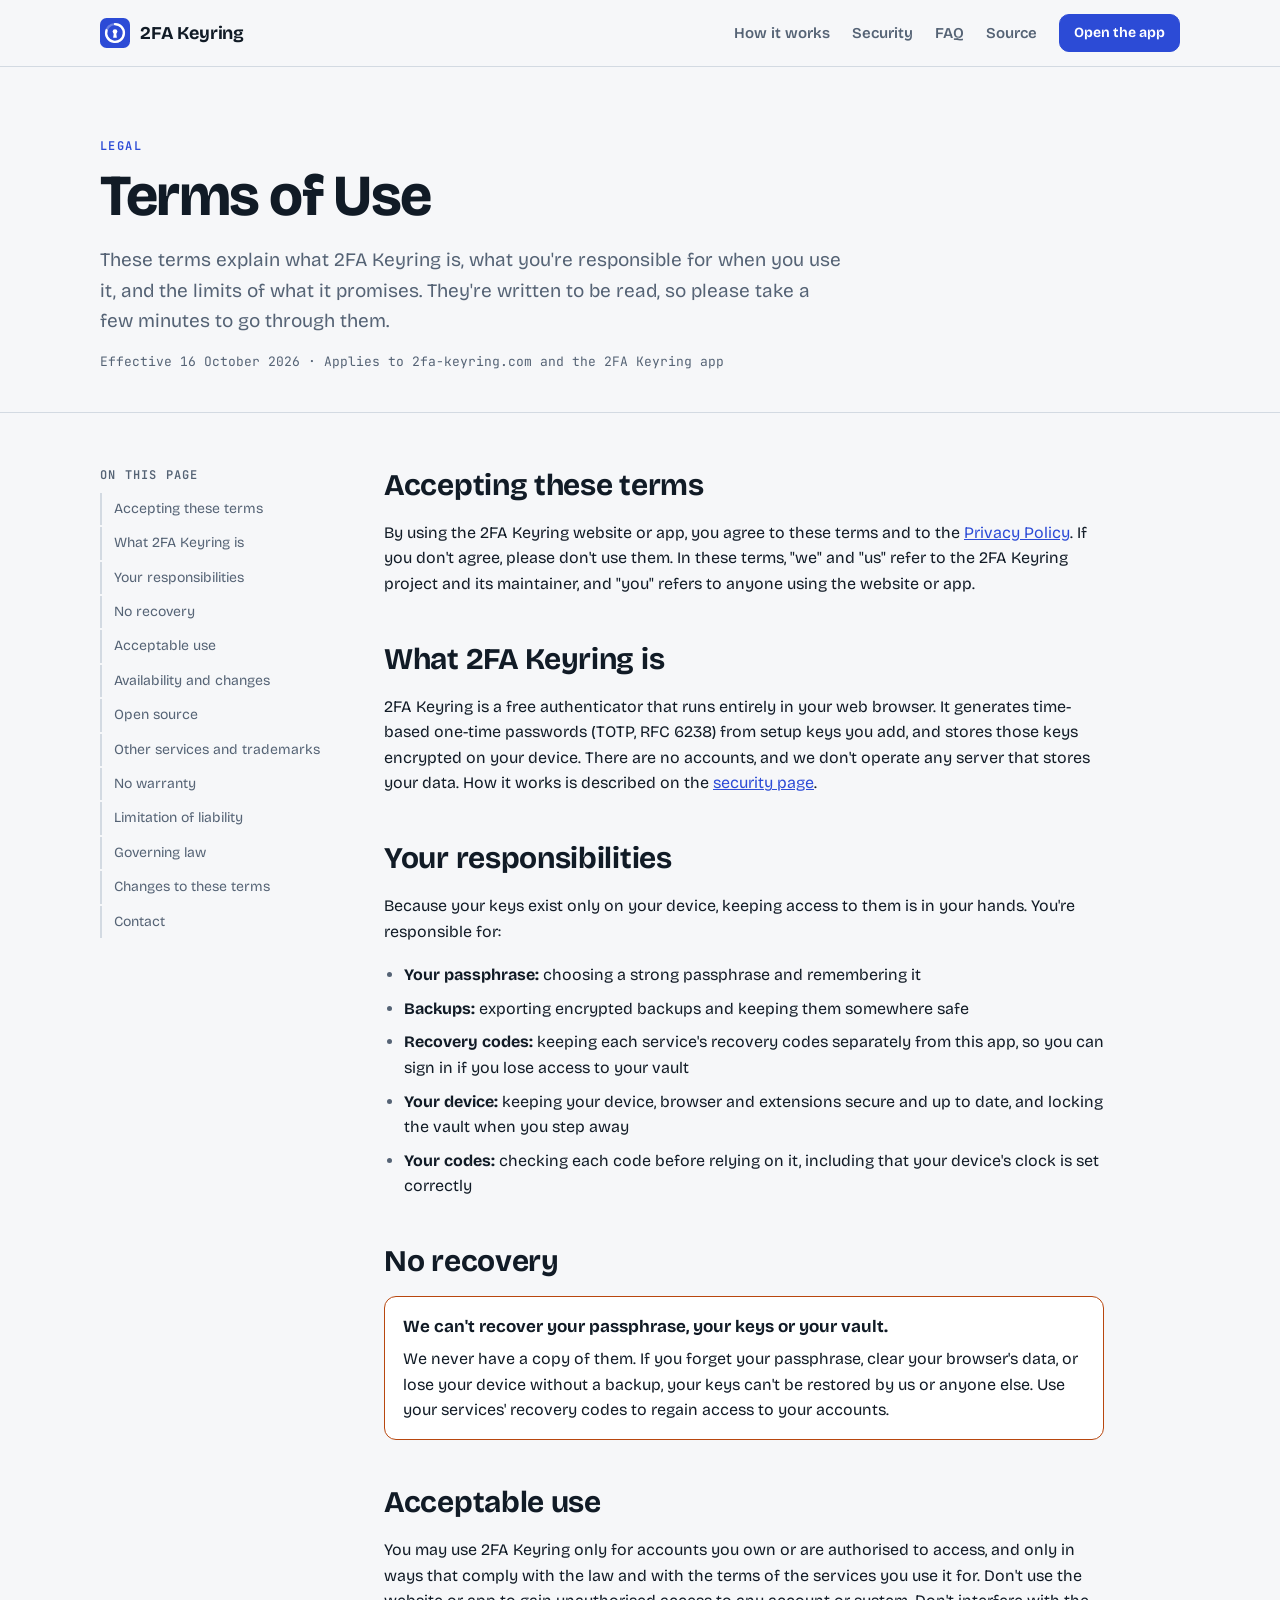
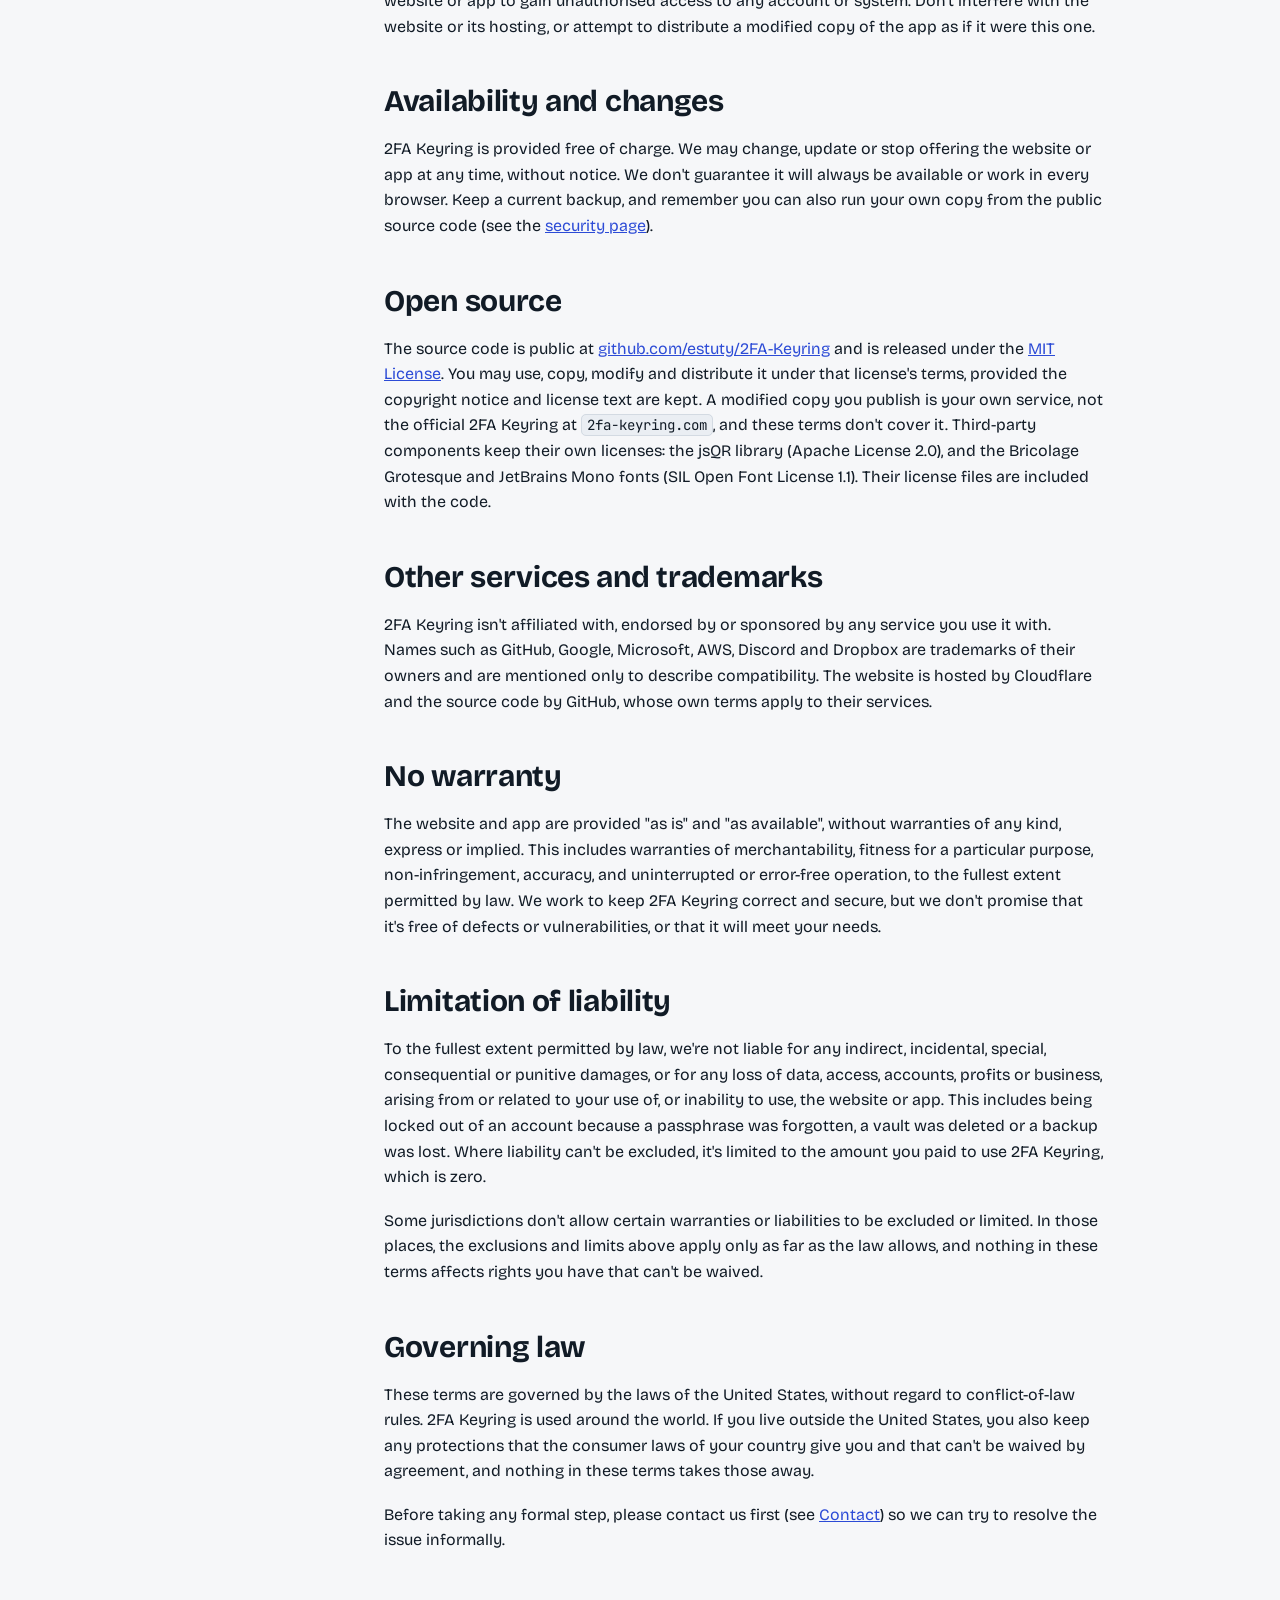
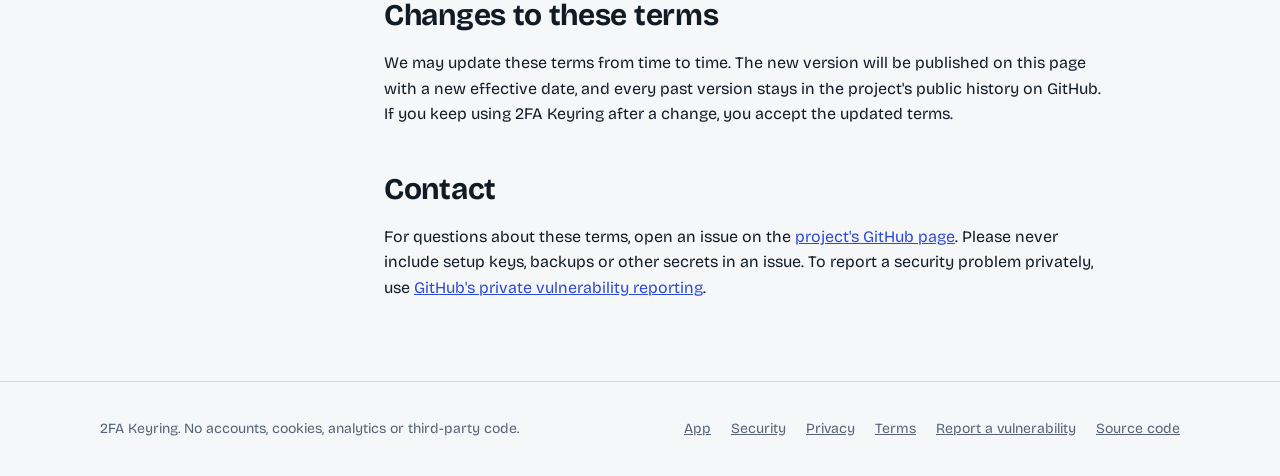
<file: terms.html>
<!doctype html>
<html lang="en">
<head>
<meta charset="utf-8">
<meta name="viewport" content="width=device-width,initial-scale=1,viewport-fit=cover">
<meta http-equiv="Content-Security-Policy" content="default-src 'none'; script-src 'none'; style-src 'self'; font-src 'self'; img-src 'self'; connect-src 'none'; base-uri 'none'; form-action 'none'; object-src 'none'">
<meta name="referrer" content="no-referrer">
<meta name="color-scheme" content="light dark">
<link rel="canonical" href="https://2fa-keyring.com/terms">
<title>2FA Keyring Terms of Use</title>
<meta name="description" content="The terms for using the 2FA Keyring website and app: your responsibilities, no recovery, no warranty and limits of liability.">
<link rel="icon" href="assets/icon.svg" type="image/svg+xml">
<link rel="stylesheet" href="assets/fonts.css">
<link rel="stylesheet" href="assets/site.css">
<link rel="stylesheet" href="assets/chrome.css">
</head>
<body>
<a class="skip" href="#main">Skip to content</a>

<header class="site-head">
  <div class="chrome-wrap">
    <a class="logo" href="./"><img src="assets/icon.svg" alt="" width="30" height="30">2FA Keyring</a>
    <nav class="nav" aria-label="Main">
      <a class="hide-sm" href="./#how">How it works</a>
      <a href="security.html">Security</a>
      <a class="hide-sm" href="./#faq">FAQ</a>
      <a class="hide-sm" href="https://github.com/estuty/2FA-Keyring" rel="noopener noreferrer">Source</a>
      <a class="nav-cta" href="app/">Open the app</a>
    </nav>
  </div>
</header>

<main id="main">
  <div class="doc-hero">
    <div class="wrap">
      <p class="kicker">Legal</p>
      <h1>Terms of Use</h1>
      <p class="lead">These terms explain what 2FA Keyring is, what you're responsible for when you use it, and the limits of what it promises. They're written to be read, so please take a few minutes to go through them.</p>
      <p class="meta">Effective 16 October 2026 · Applies to 2fa-keyring.com and the 2FA Keyring app</p>
    </div>
  </div>

  <div class="wrap doc">
    <nav class="toc" aria-label="On this page">
      <p>On this page</p>
      <a href="#accept">Accepting these terms</a>
      <a href="#service">What 2FA Keyring is</a>
      <a href="#responsible">Your responsibilities</a>
      <a href="#recovery">No recovery</a>
      <a href="#use">Acceptable use</a>
      <a href="#availability">Availability and changes</a>
      <a href="#source">Open source</a>
      <a href="#thirdparty">Other services and trademarks</a>
      <a href="#warranty">No warranty</a>
      <a href="#liability">Limitation of liability</a>
      <a href="#law">Governing law</a>
      <a href="#changes">Changes to these terms</a>
      <a href="#contact">Contact</a>
    </nav>

    <article class="prose">
      <h2 id="accept">Accepting these terms</h2>
      <p>By using the 2FA Keyring website or app, you agree to these terms and to the <a href="privacy.html">Privacy Policy</a>. If you don't agree, please don't use them. In these terms, "we" and "us" refer to the 2FA Keyring project and its maintainer, and "you" refers to anyone using the website or app.</p>

      <h2 id="service">What 2FA Keyring is</h2>
      <p>2FA Keyring is a free authenticator that runs entirely in your web browser. It generates time-based one-time passwords (TOTP, RFC 6238) from setup keys you add, and stores those keys encrypted on your device. There are no accounts, and we don't operate any server that stores your data. How it works is described on the <a href="security.html">security page</a>.</p>

      <h2 id="responsible">Your responsibilities</h2>
      <p>Because your keys exist only on your device, keeping access to them is in your hands. You're responsible for:</p>
      <ul>
        <li><b>Your passphrase:</b> choosing a strong passphrase and remembering it</li>
        <li><b>Backups:</b> exporting encrypted backups and keeping them somewhere safe</li>
        <li><b>Recovery codes:</b> keeping each service's recovery codes separately from this app, so you can sign in if you lose access to your vault</li>
        <li><b>Your device:</b> keeping your device, browser and extensions secure and up to date, and locking the vault when you step away</li>
        <li><b>Your codes:</b> checking each code before relying on it, including that your device's clock is set correctly</li>
      </ul>

      <h2 id="recovery">No recovery</h2>
      <div class="callout warn">
        <b>We can't recover your passphrase, your keys or your vault.</b>
        <p>We never have a copy of them. If you forget your passphrase, clear your browser's data, or lose your device without a backup, your keys can't be restored by us or anyone else. Use your services' recovery codes to regain access to your accounts.</p>
      </div>

      <h2 id="use">Acceptable use</h2>
      <p>You may use 2FA Keyring only for accounts you own or are authorised to access, and only in ways that comply with the law and with the terms of the services you use it for. Don't use the website or app to gain unauthorised access to any account or system. Don't interfere with the website or its hosting, or attempt to distribute a modified copy of the app as if it were this one.</p>

      <h2 id="availability">Availability and changes</h2>
      <p>2FA Keyring is provided free of charge. We may change, update or stop offering the website or app at any time, without notice. We don't guarantee it will always be available or work in every browser. Keep a current backup, and remember you can also run your own copy from the public source code (see the <a href="security.html#selfhost">security page</a>).</p>

      <h2 id="source">Open source</h2>
      <p>The source code is public at <a href="https://github.com/estuty/2FA-Keyring" rel="noopener noreferrer">github.com/estuty/2FA-Keyring</a> and is released under the <a href="https://github.com/estuty/2FA-Keyring/blob/main/LICENSE" rel="noopener noreferrer">MIT License</a>. You may use, copy, modify and distribute it under that license's terms, provided the copyright notice and license text are kept. A modified copy you publish is your own service, not the official 2FA Keyring at <code>2fa-keyring.com</code>, and these terms don't cover it. Third-party components keep their own licenses: the jsQR library (Apache License 2.0), and the Bricolage Grotesque and JetBrains Mono fonts (SIL Open Font License 1.1). Their license files are included with the code.</p>

      <h2 id="thirdparty">Other services and trademarks</h2>
      <p>2FA Keyring isn't affiliated with, endorsed by or sponsored by any service you use it with. Names such as GitHub, Google, Microsoft, AWS, Discord and Dropbox are trademarks of their owners and are mentioned only to describe compatibility. The website is hosted by Cloudflare and the source code by GitHub, whose own terms apply to their services.</p>

      <h2 id="warranty">No warranty</h2>
      <p>The website and app are provided "as is" and "as available", without warranties of any kind, express or implied. This includes warranties of merchantability, fitness for a particular purpose, non-infringement, accuracy, and uninterrupted or error-free operation, to the fullest extent permitted by law. We work to keep 2FA Keyring correct and secure, but we don't promise that it's free of defects or vulnerabilities, or that it will meet your needs.</p>

      <h2 id="liability">Limitation of liability</h2>
      <p>To the fullest extent permitted by law, we're not liable for any indirect, incidental, special, consequential or punitive damages, or for any loss of data, access, accounts, profits or business, arising from or related to your use of, or inability to use, the website or app. This includes being locked out of an account because a passphrase was forgotten, a vault was deleted or a backup was lost. Where liability can't be excluded, it's limited to the amount you paid to use 2FA Keyring, which is zero.</p>
      <p>Some jurisdictions don't allow certain warranties or liabilities to be excluded or limited. In those places, the exclusions and limits above apply only as far as the law allows, and nothing in these terms affects rights you have that can't be waived.</p>

      <h2 id="law">Governing law</h2>
      <p>These terms are governed by the laws of the United States, without regard to conflict-of-law rules. 2FA Keyring is used around the world. If you live outside the United States, you also keep any protections that the consumer laws of your country give you and that can't be waived by agreement, and nothing in these terms takes those away.</p>
      <p>Before taking any formal step, please contact us first (see <a href="#contact">Contact</a>) so we can try to resolve the issue informally.</p>

      <h2 id="changes">Changes to these terms</h2>
      <p>We may update these terms from time to time. The new version will be published on this page with a new effective date, and every past version stays in the project's public history on GitHub. If you keep using 2FA Keyring after a change, you accept the updated terms.</p>

      <h2 id="contact">Contact</h2>
      <p>For questions about these terms, open an issue on the <a href="https://github.com/estuty/2FA-Keyring/issues" rel="noopener noreferrer">project's GitHub page</a>. Please never include setup keys, backups or other secrets in an issue. To report a security problem privately, use <a href="security.html#report">GitHub's private vulnerability reporting</a>.</p>
    </article>
  </div>
</main>

<footer class="site-foot">
  <div class="chrome-wrap">
    <p>2FA Keyring. No accounts, cookies, analytics or third-party code.</p>
    <nav aria-label="Footer">
      <a href="app/">App</a>
      <a href="security.html">Security</a>
      <a href="privacy.html">Privacy</a>
      <a href="terms.html">Terms</a>
      <a href="security.html#report">Report a vulnerability</a>
      <a href="https://github.com/estuty/2FA-Keyring" rel="noopener noreferrer">Source code</a>
    </nav>
  </div>
</footer>
</body>
</html>
</file>
<file: assets/fonts.css>
/* Self-hosted fonts (SIL Open Font License 1.1, see LICENSE files in this folder).
   Served from this site so no request ever goes to a font CDN. */
@font-face{
  font-family:"Bricolage Grotesque";
  src:url("fonts/bricolage-grotesque.woff2") format("woff2-variations"),url("fonts/bricolage-grotesque.woff2") format("woff2");
  font-weight:200 800;font-stretch:75% 100%;font-style:normal;font-display:swap;
}
@font-face{
  font-family:"JetBrains Mono";
  src:url("fonts/jetbrains-mono.woff2") format("woff2-variations"),url("fonts/jetbrains-mono.woff2") format("woff2");
  font-weight:100 800;font-style:normal;font-display:swap;
}
</file>
<file: assets/site.css>
/* 2FA Keyring website.
   Layout: a left-aligned editorial column with one live "device" panel in the hero;
   sections alternate between the page ground and a slightly deeper band. */
:root{
  color-scheme:light;
  --paper:#F6F7F9; --band:#EAEEF3; --surface:#FFFFFF;
  --ink:#111B26; --muted:#556375; --line:#D3DAE2;
  --accent:#2C4BD6; --accent-ink:#FFFFFF; --accent-soft:#E2E7FB;
  --ok:#17744A; --ok-soft:#DDF1E6; --danger:#B42318; --danger-soft:#FBE4E1; --warn:#B8470F;
  --code-bg:#111B26; --code-ink:#DCE4EE; --code-key:#9DB1FF; --code-val:#8FE0B5;
  --font-display:"Bricolage Grotesque",system-ui,-apple-system,"Segoe UI",Roboto,sans-serif;
  --font-body:"Bricolage Grotesque",system-ui,-apple-system,"Segoe UI",Roboto,sans-serif;
  --font-code:"JetBrains Mono",ui-monospace,"SF Mono",Menlo,Consolas,monospace;
  --wrap:1120px;
}
@media (prefers-color-scheme: dark){
  :root:not([data-theme="light"]){
    --paper:#0E141B; --band:#121A23; --surface:#151D26;
    --ink:#E7ECF2; --muted:#95A3B4; --line:#27333F;
    --accent:#8AA2FF; --accent-ink:#0E141B; --accent-soft:#1D2644;
    --ok:#5FD49A; --ok-soft:#12291F; --danger:#FF8A80; --danger-soft:#2E1716; --warn:#FF9A5C;
    --code-bg:#080C11; --code-ink:#DCE4EE; --code-key:#9DB1FF; --code-val:#8FE0B5;
    color-scheme:dark;
  }
}
:root[data-theme="dark"]{
  --paper:#0E141B; --band:#121A23; --surface:#151D26;
  --ink:#E7ECF2; --muted:#95A3B4; --line:#27333F;
  --accent:#8AA2FF; --accent-ink:#0E141B; --accent-soft:#1D2644;
  --ok:#5FD49A; --ok-soft:#12291F; --danger:#FF8A80; --danger-soft:#2E1716; --warn:#FF9A5C;
  --code-bg:#080C11; --code-ink:#DCE4EE; --code-key:#9DB1FF; --code-val:#8FE0B5;
  color-scheme:dark;
}

*{box-sizing:border-box}
html{scroll-behavior:smooth}
body{
  margin:0;background:var(--paper);color:var(--ink);
  font:16px/1.6 var(--font-body);font-optical-sizing:auto;
  -webkit-font-smoothing:antialiased;
}
h1,h2,h3,p,ul,ol,dl,dd,figure{margin:0}
ul,ol{padding:0;list-style:none}
h1,h2,h3{font-family:var(--font-display);line-height:1.1;text-wrap:balance}
a{color:var(--accent)}
img,svg{max-width:100%}
code,kbd{font-family:var(--font-code);font-size:.88em}
:focus-visible{outline:2px solid var(--accent);outline-offset:3px;border-radius:4px}

.wrap{
  max-width:var(--wrap);margin-inline:auto;
  padding-left:max(20px,env(safe-area-inset-left,0px));
  padding-right:max(20px,env(safe-area-inset-right,0px));
}
.band{background:var(--band);border-block:1px solid var(--line)}
section.block{padding-block:clamp(56px,9vw,104px)}
.kicker{font:600 12px/1.2 var(--font-code);letter-spacing:.12em;text-transform:uppercase;color:var(--accent)}
.h2{font-size:clamp(28px,4vw,42px);font-weight:700;letter-spacing:-.015em}
.lead{font-size:clamp(17px,1.6vw,19px);color:var(--muted);max-width:62ch}
.sec-head{display:grid;gap:14px;margin-bottom:clamp(32px,5vw,52px);max-width:760px}
.muted{color:var(--muted)}
.nowrap{white-space:nowrap}

/* buttons */
.btn{
  display:inline-flex;align-items:center;gap:8px;min-height:46px;padding:10px 20px;border-radius:10px;
  font:650 16px/1 var(--font-body);text-decoration:none;border:1px solid var(--line);color:var(--ink);background:var(--surface);
  transition:transform .12s,filter .12s,border-color .12s;
}
.btn:hover{border-color:var(--muted)}
.btn:active{transform:translateY(1px)}
.btn.primary{background:var(--accent);border-color:var(--accent);color:var(--accent-ink)}
.btn.primary:hover{filter:brightness(1.08)}
.btn.small{min-height:38px;padding:8px 14px;font-size:14px}
.btns{display:flex;flex-wrap:wrap;gap:12px}


/* hero */
.hero{padding-block:clamp(40px,7vw,88px) clamp(48px,8vw,96px)}
.hero .wrap{display:grid;grid-template-columns:minmax(0,1.08fr) minmax(0,.92fr);gap:clamp(32px,6vw,72px);align-items:center}
.hero-copy{display:grid;gap:22px;min-width:0}
.hero h1{font-size:clamp(40px,6.4vw,72px);font-weight:750;letter-spacing:-.03em;line-height:1.02;font-stretch:92%}
.hero h1 em{font-style:normal;color:var(--accent)}
.hero .lead{max-width:52ch}
.facts{display:flex;flex-wrap:wrap;gap:8px}
.fact{display:inline-flex;align-items:center;gap:6px;padding:5px 10px;border:1px solid var(--line);border-radius:999px;font:500 13px/1.2 var(--font-code);color:var(--muted);background:var(--surface)}
.fact::before{content:"";width:6px;height:6px;border-radius:50%;background:var(--ok)}
.works{font-size:14px;color:var(--muted)}

/* device panel */
.device{
  background:var(--surface);border:1px solid var(--line);border-radius:18px;overflow:hidden;min-width:0;
  box-shadow:0 1px 0 var(--line),0 24px 48px -28px rgba(17,27,38,.35);
}
.device-bar{display:flex;align-items:center;justify-content:space-between;gap:12px;padding:14px 18px;border-bottom:1px solid var(--line)}
.device-bar strong{font:700 15px/1 var(--font-display)}
.lockchip{display:inline-flex;align-items:center;gap:6px;font:600 12px/1 var(--font-code);color:var(--ok);background:var(--ok-soft);padding:6px 9px;border-radius:999px}
.demo-row{display:grid;grid-template-columns:40px minmax(0,1fr) auto 40px;gap:12px;align-items:center;padding:14px 18px;border-top:1px solid var(--line)}
.demo-row:first-child{border-top:0}
.mono{display:grid;place-items:center;width:40px;height:40px;border-radius:10px;font:700 16px/1 var(--font-display);background:var(--accent-soft);color:var(--accent)}
.demo-who{display:grid;min-width:0}
.demo-who b{font-weight:650;white-space:nowrap;overflow:hidden;text-overflow:ellipsis}
.demo-who span{font:12px/1.4 var(--font-code);color:var(--muted);white-space:nowrap;overflow:hidden;text-overflow:ellipsis}
.digits{font:600 clamp(22px,2.6vw,28px)/1 var(--font-code);letter-spacing:.04em;font-variant-numeric:tabular-nums;text-align:right}
.ring{position:relative;display:grid;place-items:center;width:40px;height:40px}
.ring svg{width:100%;height:100%;transform:rotate(-90deg)}
.ring circle{fill:none;stroke-width:3}
.ring .trk{stroke:var(--line)}
.ring .arc{stroke:var(--accent);stroke-linecap:round;stroke-dasharray:94.25;transition:stroke-dashoffset .25s linear}
.ring .sec{position:absolute;font:600 11px/1 var(--font-code);color:var(--muted);font-variant-numeric:tabular-nums}
.demo-row.urgent .arc{stroke:var(--warn)}
.demo-row.urgent .digits{color:var(--warn)}
.device-foot{padding:12px 18px;border-top:1px solid var(--line);font-size:13px;color:var(--muted);background:var(--band)}
@media (max-width:860px){.hero .wrap{grid-template-columns:minmax(0,1fr)}}
@media (max-width:420px){.demo-row{grid-template-columns:36px minmax(0,1fr) auto;padding:12px 14px}.demo-row .ring{display:none}.mono{width:36px;height:36px}}

/* flow diagram */
.flow{display:grid;grid-template-columns:repeat(4,minmax(0,1fr));gap:0;counter-reset:none}
.flow li{position:relative;display:grid;gap:8px;align-content:start;padding:20px 22px 22px;border:1px solid var(--line);background:var(--surface);min-width:0}
.flow li+li{border-left:0}
.flow li:first-child{border-radius:14px 0 0 14px}
.flow li:last-child{border-radius:0 14px 14px 0}
.flow li+li::before{
  content:"";position:absolute;left:-9px;top:28px;width:16px;height:16px;background:var(--surface);
  border-top:1px solid var(--line);border-right:1px solid var(--line);transform:rotate(45deg);
}
.flow .tag{font:600 12px/1.2 var(--font-code);letter-spacing:.06em;text-transform:uppercase;color:var(--muted)}
.flow b{font:700 19px/1.2 var(--font-display)}
.flow p{font-size:14px;color:var(--muted)}
.flow code{color:var(--ink)}
@media (max-width:860px){
  .flow{grid-template-columns:minmax(0,1fr)}
  .flow li+li{border-left:1px solid var(--line);border-top:0}
  .flow li:first-child{border-radius:14px 14px 0 0}
  .flow li:last-child{border-radius:0 0 14px 14px}
  .flow li+li::before{left:28px;top:-9px;transform:rotate(135deg)}
}
.nonet{margin-top:20px;display:grid;grid-template-columns:auto minmax(0,1fr);gap:14px;align-items:start;padding:18px 20px;border:1px solid var(--ok);border-radius:14px;background:var(--ok-soft)}
.nonet .x{display:grid;place-items:center;width:36px;height:36px;border-radius:50%;background:var(--ok);color:var(--paper)}
.nonet b{display:block;font:700 17px/1.3 var(--font-display);margin-bottom:2px}
.nonet p{font-size:15px;color:var(--ink)}

/* code block */
.policy{margin-top:28px;display:grid;gap:10px;min-width:0}
.policy .cap{font-size:14px;color:var(--muted)}
pre.code{
  margin:0;padding:18px 20px;border-radius:12px;background:var(--code-bg);color:var(--code-ink);
  font:13.5px/1.7 var(--font-code);overflow-x:auto;white-space:pre;
}
pre.code .k{color:var(--code-key)}
pre.code .v{color:var(--code-val)}

/* protects / doesn't */
.two{display:grid;grid-template-columns:repeat(2,minmax(0,1fr));gap:24px}
.col{display:grid;gap:4px;align-content:start;padding:24px;border-radius:14px;border:1px solid var(--line);background:var(--surface);min-width:0}
.col h3{font-size:20px;display:flex;align-items:center;gap:10px;margin-bottom:8px}
.col h3 .dot{width:10px;height:10px;border-radius:50%;flex:none}
.col.yes h3 .dot{background:var(--ok)}
.col.no h3 .dot{background:var(--danger)}
.col li{padding:12px 0;border-top:1px solid var(--line);display:grid;gap:2px}
.col li b{font-weight:650}
.col li span{font-size:15px;color:var(--muted)}
@media (max-width:760px){.two{grid-template-columns:minmax(0,1fr)}}

/* steps */
.steps{display:grid;grid-template-columns:repeat(3,minmax(0,1fr));gap:clamp(20px,3vw,40px);counter-reset:step}
.steps li{display:grid;gap:10px;align-content:start;counter-increment:step;padding-top:18px;border-top:2px solid var(--ink)}
.steps li::before{content:"Step " counter(step);font:600 12px/1 var(--font-code);letter-spacing:.1em;text-transform:uppercase;color:var(--accent)}
.steps h3{font-size:22px}
.steps p{color:var(--muted)}
@media (max-width:760px){.steps{grid-template-columns:minmax(0,1fr)}}

/* features */
.features{display:grid;grid-template-columns:repeat(3,minmax(0,1fr));gap:0 clamp(24px,4vw,48px)}
.features div{padding-block:20px;border-top:1px solid var(--line);display:grid;gap:6px;align-content:start}
.features dt{font:700 18px/1.3 var(--font-display)}
.features dd{color:var(--muted);font-size:15px}
@media (max-width:860px){.features{grid-template-columns:repeat(2,minmax(0,1fr))}}
@media (max-width:560px){.features{grid-template-columns:minmax(0,1fr)}}

/* faq */
.faq{display:grid;max-width:820px;border-top:1px solid var(--line)}
.faq details{border-bottom:1px solid var(--line)}
.faq summary{
  list-style:none;cursor:pointer;display:flex;justify-content:space-between;gap:16px;align-items:center;
  padding:18px 0;font:650 18px/1.35 var(--font-display);
}
.faq summary::-webkit-details-marker{display:none}
.faq summary::after{content:"+";font:400 26px/1 var(--font-code);color:var(--muted);flex:none;transition:transform .2s}
.faq details[open] summary::after{transform:rotate(45deg)}
.faq .ans{padding:0 0 20px;color:var(--muted);max-width:68ch;display:grid;gap:10px}

/* closing band */
.closing .wrap{display:flex;justify-content:space-between;align-items:center;gap:24px;flex-wrap:wrap}
.closing h2{max-width:20ch}


/* ---------- security document ---------- */
.doc-hero{padding-block:clamp(40px,6vw,72px) clamp(28px,4vw,40px);border-bottom:1px solid var(--line)}
.doc-hero h1{font-size:clamp(36px,5.4vw,58px);font-weight:750;letter-spacing:-.025em;margin-block:12px 16px}
.doc-hero .meta{margin-top:16px;font:13px/1.5 var(--font-code);color:var(--muted)}
.doc{display:grid;grid-template-columns:220px minmax(0,1fr);gap:clamp(32px,5vw,64px);padding-block:clamp(32px,5vw,56px) 80px}
.toc{position:sticky;top:24px;align-self:start;display:grid;gap:2px;font-size:14px}
.toc p{font:600 12px/1 var(--font-code);letter-spacing:.1em;text-transform:uppercase;color:var(--muted);margin-bottom:10px}
.toc a{color:var(--muted);text-decoration:none;padding:5px 0 5px 12px;border-left:2px solid var(--line)}
.toc a:hover{color:var(--ink);border-left-color:var(--accent)}
.prose{max-width:72ch;display:grid;gap:18px;min-width:0}
.prose h2{font-size:clamp(24px,3vw,30px);font-weight:700;letter-spacing:-.01em;margin-top:28px;scroll-margin-top:24px}
.prose h2:first-child{margin-top:0}
.prose h3{font-size:19px;margin-top:8px}
.prose ul{display:grid;gap:8px;padding-left:20px;list-style:disc}
.prose ol{display:grid;gap:8px;padding-left:22px;list-style:decimal}
.prose li::marker{color:var(--muted)}
.prose code{background:var(--band);border:1px solid var(--line);border-radius:5px;padding:1px 5px}
.prose pre.code code{background:none;border:0;padding:0}
.table-wrap{overflow-x:auto;border:1px solid var(--line);border-radius:12px;background:var(--surface)}
table{border-collapse:collapse;width:100%;font-size:15px;min-width:520px}
th,td{text-align:left;vertical-align:top;padding:12px 16px;border-top:1px solid var(--line)}
thead th{border-top:0;font:600 12px/1.3 var(--font-code);letter-spacing:.08em;text-transform:uppercase;color:var(--muted);background:var(--band)}
td:first-child{font-weight:650;white-space:nowrap}
td code{font-size:.85em}
.callout{padding:16px 18px;border-radius:12px;border:1px solid var(--line);background:var(--surface);display:grid;gap:6px}
.callout.warn{border-color:var(--warn)}
.callout b{font-family:var(--font-display);font-size:17px}
@media (max-width:860px){.doc{grid-template-columns:minmax(0,1fr)}.toc{position:static}}

@media (prefers-reduced-motion:reduce){*{transition:none!important;animation:none!important}html{scroll-behavior:auto}}

/* ---------- 1.1 homepage sections ---------- */
.sr-only{position:absolute;width:1px;height:1px;padding:0;margin:-1px;overflow:hidden;clip:rect(0 0 0 0);white-space:nowrap;border:0}
.kicker a{color:inherit;text-decoration:none}
.kicker a:hover{text-decoration:underline}
.after{margin-top:28px;font-weight:600}
.after a{text-decoration-thickness:1px;text-underline-offset:3px}
.btn:focus-visible{outline:2px solid var(--accent);outline-offset:3px}

/* interactive demo */
.try-grid{display:grid;grid-template-columns:minmax(0,1.35fr) minmax(0,.65fr);gap:clamp(24px,4vw,48px);align-items:start}
.try-panel{background:var(--surface);border:1px solid var(--line);border-radius:16px;overflow:hidden;min-width:0;box-shadow:0 18px 40px -30px rgba(17,27,38,.35)}
.try-tools{display:grid;gap:12px;padding:16px 18px;border-bottom:1px solid var(--line);background:var(--band)}
.try-tools input{font:inherit;font-size:15px;color:var(--ink);background:var(--surface);border:1px solid var(--line);border-radius:10px;padding:10px 12px;min-height:44px;width:100%}
.try-tools input:focus{border-color:var(--accent);outline:2px solid var(--accent-soft);outline-offset:0}
.try-chips{display:flex;gap:8px;flex-wrap:wrap}
.chip{font:600 13px/1 var(--font-body);padding:8px 13px;border-radius:999px;cursor:pointer;border:1px solid var(--line);background:var(--surface);color:var(--muted);min-height:34px}
.chip:hover{border-color:var(--muted);color:var(--ink)}
.chip[aria-pressed="true"]{background:var(--ink);border-color:var(--ink);color:var(--surface)}
.try-list{display:block}
.try-row{border-top:1px solid var(--line)}
.try-row:first-child{border-top:0}
.try-code{
  width:100%;display:grid;grid-template-columns:minmax(0,1fr) auto 44px;gap:14px;align-items:center;text-align:left;
  padding:14px 18px;border:0;background:transparent;color:var(--ink);font:inherit;cursor:pointer;
}
.try-code:hover{background:var(--band)}
.try-code .who{display:grid;min-width:0}
.try-code .who b{font-weight:650}
.try-code .who span{font-size:13px;color:var(--muted);overflow:hidden;text-overflow:ellipsis;white-space:nowrap}
.try-code .digits{font:600 clamp(20px,2.4vw,26px)/1 var(--font-code);letter-spacing:.04em;font-variant-numeric:tabular-nums}
.try-code .left{font:600 12px/1 var(--font-code);color:var(--muted);text-align:right;font-variant-numeric:tabular-nums}
.try-row.flash .try-code{background:var(--accent-soft)}
.try-row.urgent .digits,.try-row.urgent .left{color:var(--warn)}
.try-empty,.try-status{padding:12px 18px;font-size:14px;color:var(--muted)}
.try-status:empty{display:none}
.try-side{display:grid;gap:16px;align-content:start}
.try-side h3{font-size:20px}
.ticks{display:grid;gap:10px}
.ticks li{display:grid;grid-template-columns:22px minmax(0,1fr);gap:8px;align-items:start}
.ticks li::before{content:"✓";display:grid;place-items:center;width:22px;height:22px;border-radius:50%;background:var(--ok-soft);color:var(--ok);font:700 12px/1 var(--font-code)}
.try-side .btn{justify-self:start}
@media (max-width:860px){.try-grid{grid-template-columns:minmax(0,1fr)}}
@media (max-width:460px){.try-code{grid-template-columns:minmax(0,1fr) auto;padding:12px 14px}.try-code .left{display:none}}

/* two-column explainer sections */
.split{display:grid;grid-template-columns:minmax(0,.9fr) minmax(0,1.1fr);gap:clamp(28px,5vw,64px);align-items:start}
.split .sec-head{margin-bottom:0;align-content:start}
.split .sec-head .btn{justify-self:start}
@media (max-width:860px){.split{grid-template-columns:minmax(0,1fr)}}
.mini{display:grid;gap:0;counter-reset:mini}
.mini li{display:grid;grid-template-columns:34px minmax(0,1fr);column-gap:14px;row-gap:4px;padding:18px 0;border-top:1px solid var(--line);counter-increment:mini}
.mini li:first-child{border-top:0;padding-top:0}
.mini li::before{content:counter(mini);grid-row:span 2;display:grid;place-items:center;width:34px;height:34px;border-radius:50%;background:var(--accent-soft);color:var(--accent);font:700 14px/1 var(--font-code)}
.mini b{font:700 18px/1.3 var(--font-display)}
.mini span{color:var(--muted);font-size:15px}
.facts-list{display:grid;gap:0}
.facts-list div{padding:16px 0;border-top:1px solid var(--line);display:grid;gap:4px}
.facts-list div:first-child{border-top:0;padding-top:0}
.facts-list dt{font:700 18px/1.3 var(--font-display)}
.facts-list dd{color:var(--muted);font-size:15px}

/* trust */
.proof{display:grid;grid-template-columns:repeat(auto-fit,minmax(min(100%,300px),1fr));gap:16px;margin-bottom:32px}
.proof li{display:grid;gap:6px;align-content:start;padding:20px;border:1px solid var(--line);border-radius:14px;background:var(--surface)}
.proof b{font:700 18px/1.3 var(--font-display)}
.proof span{color:var(--muted);font-size:15px}
.proof a{font-weight:600;font-size:15px;margin-top:4px}
.limits{display:grid;grid-template-columns:repeat(2,minmax(0,1fr));gap:24px}
@media (max-width:760px){.limits{grid-template-columns:minmax(0,1fr)}}

/* maintenance */
.status{display:grid;grid-template-columns:repeat(auto-fit,minmax(min(100%,240px),1fr));gap:0 32px;max-width:960px}
.status div{padding:14px 0;border-top:1px solid var(--line);display:grid;gap:4px}
.status dt{font:600 12px/1.3 var(--font-code);letter-spacing:.08em;text-transform:uppercase;color:var(--muted)}
.status dd{font-size:15px}

/* guides hub */
.guide-hub{padding-block:clamp(28px,4vw,48px) 80px;display:grid;gap:28px}
.guide-list{display:grid;grid-template-columns:repeat(auto-fit,minmax(min(100%,320px),1fr));gap:16px}
.guide-list a{display:grid;gap:6px;height:100%;padding:22px;border:1px solid var(--line);border-radius:14px;background:var(--surface);color:var(--ink);text-decoration:none}
.guide-list a:hover{border-color:var(--accent)}
.guide-list b{font:700 19px/1.3 var(--font-display);color:var(--accent)}
.guide-list span{color:var(--muted);font-size:15px}
.prose kbd{font-family:var(--font-code);font-size:.85em;border:1px solid var(--line);border-bottom-width:2px;border-radius:5px;padding:1px 6px;background:var(--surface)}
.prose ol ol,.prose ol ul{margin-top:8px}
.doc-hero .btns{margin-top:20px}
.prose .src{font-size:14px;color:var(--muted);margin-top:-6px}
</file>
<file: assets/chrome.css>
/* 2FA Keyring: shared header and footer for every page (website and app).
   Uses the colour tokens each page's stylesheet defines: --ink, --muted, --line,
   --surface, --accent, --accent-ink, --ok, --ok-soft, --font-display, --font-code. */
.skip{position:absolute;left:-999px;top:8px;background:var(--surface);color:var(--ink);padding:8px 12px;border-radius:8px;z-index:30}
.skip:focus{left:max(16px,env(safe-area-inset-left,0px))}

.chrome-wrap{
  max-width:1120px;margin-inline:auto;
  padding-left:max(20px,env(safe-area-inset-left,0px));
  padding-right:max(20px,env(safe-area-inset-right,0px));
}

.site-head{border-bottom:1px solid var(--line)}
.site-head .chrome-wrap{display:flex;align-items:center;justify-content:space-between;gap:12px 16px;padding-block:14px;flex-wrap:wrap}
.logo{display:inline-flex;align-items:center;gap:10px;color:var(--ink);text-decoration:none;font:700 18px/1 var(--font-display);letter-spacing:-.01em}
.logo img{width:30px;height:30px}
.nav{display:flex;align-items:center;gap:6px 22px;flex-wrap:wrap}
.nav a:not(.nav-cta){color:var(--muted);text-decoration:none;font-weight:600;font-size:15px}
.nav a:not(.nav-cta):hover,.nav a[aria-current="page"]{color:var(--ink)}
.nav-cta{
  display:inline-flex;align-items:center;min-height:38px;padding:8px 14px;border-radius:10px;
  font:650 14px/1 var(--font-display);text-decoration:none;background:var(--accent);color:var(--accent-ink);border:1px solid var(--accent);
}
.nav-cta:hover{filter:brightness(1.08)}
@media (max-width:640px){.nav .hide-sm{display:none}}

/* Vault status shown in the header on the app page */
.vault-state{
  display:inline-flex;align-items:center;gap:7px;min-height:32px;padding:6px 11px;border-radius:999px;
  font:600 12px/1 var(--font-code);letter-spacing:.02em;border:1px solid var(--line);color:var(--muted);background:var(--surface);
}
.vault-state::before{content:"";width:7px;height:7px;border-radius:50%;background:var(--muted)}
.vault-state[data-state="unlocked"]{color:var(--ok);background:var(--ok-soft);border-color:transparent}
.vault-state[data-state="unlocked"]::before{background:var(--ok)}

.site-foot{padding-block:36px;border-top:1px solid var(--line);font-size:14px;color:var(--muted)}
.site-foot .chrome-wrap{display:flex;justify-content:space-between;gap:16px 32px;flex-wrap:wrap}
.site-foot p{margin:0}
.site-foot nav{display:flex;gap:8px 20px;flex-wrap:wrap}
.site-foot a{color:var(--muted)}
.site-foot a:hover{color:var(--ink)}
.foot-about{display:grid;gap:4px}
.site-foot .build{font:12px/1.4 var(--font-code);color:var(--muted)}
.site-foot .build a{color:inherit}
</file>
<file: app/app.css>
/* 2FA Keyring app styles. Loaded from this site only (CSP: style-src 'self').
   Layout: the shared site header and footer frame the page. Locked, it shows an
   introduction beside the passphrase card; unlocked, one vault panel holds the
   title and actions, search, the list of keys and a status footer. */
:root{
  color-scheme:light;
  --bg:#F6F7F9; --band:#EEF1F5; --surface:#FFFFFF; --field:#FFFFFF;
  --ink:#111B26; --muted:#556375; --line:#D3DAE2;
  --accent:#2C4BD6; --accent-ink:#FFFFFF; --accent-soft:#E2E7FB;
  --warn:#B8470F; --warn-soft:#FCEBDF; --danger:#B42318; --ok:#17744A; --ok-soft:#DDF1E6;
  --shadow:0 1px 0 rgba(17,27,38,.04),0 18px 40px -28px rgba(17,27,38,.35);
  --mono-s:45%; --mono-bgl:90%; --mono-fgl:28%;
  --font-display:"Bricolage Grotesque",system-ui,-apple-system,"Segoe UI",Roboto,sans-serif;
  --font-ui:"Bricolage Grotesque",system-ui,-apple-system,"Segoe UI",Roboto,sans-serif;
  --font-code:"JetBrains Mono",ui-monospace,"SF Mono",Menlo,Consolas,monospace;
}
@media (prefers-color-scheme: dark){
  :root:not([data-theme="light"]){
    --bg:#0E141B; --band:#121A23; --surface:#151D26; --field:#0E141B;
    --ink:#E7ECF2; --muted:#95A3B4; --line:#27333F;
    --accent:#8AA2FF; --accent-ink:#0E141B; --accent-soft:#1D2644;
    --warn:#FF9A5C; --warn-soft:#2E1E12; --danger:#FF8A80; --ok:#5FD49A; --ok-soft:#12291F;
    --shadow:0 1px 0 rgba(0,0,0,.2),0 18px 40px -28px rgba(0,0,0,.8);
    --mono-s:35%; --mono-bgl:22%; --mono-fgl:82%;
    color-scheme:dark;
  }
}
:root[data-theme="dark"]{
  --bg:#0E141B; --band:#121A23; --surface:#151D26; --field:#0E141B;
  --ink:#E7ECF2; --muted:#95A3B4; --line:#27333F;
  --accent:#8AA2FF; --accent-ink:#0E141B; --accent-soft:#1D2644;
  --warn:#FF9A5C; --warn-soft:#2E1E12; --danger:#FF8A80; --ok:#5FD49A; --ok-soft:#12291F;
  --shadow:0 1px 0 rgba(0,0,0,.2),0 18px 40px -28px rgba(0,0,0,.8);
  --mono-s:35%; --mono-bgl:22%; --mono-fgl:82%;
  color-scheme:dark;
}

*{box-sizing:border-box}
html{height:100%}
body{
  margin:0;min-height:100%;display:flex;flex-direction:column;
  background:var(--bg);color:var(--ink);
  font:15px/1.5 var(--font-ui);font-optical-sizing:auto;-webkit-font-smoothing:antialiased;
}
[hidden]{display:none!important}
h1,h2,h3,p,ul,dl,dd{margin:0}
ul{padding:0;list-style:none}
h1,h2,h3{font-family:var(--font-display);text-wrap:balance;line-height:1.15}
a{color:var(--accent)}
.muted{color:var(--muted)}
.small{font-size:13px}
:focus-visible{outline:2px solid var(--accent);outline-offset:2px}
.kicker{font:600 12px/1.2 var(--font-code);letter-spacing:.12em;text-transform:uppercase;color:var(--accent)}

/* ---------- controls ---------- */
.btn{
  display:inline-flex;align-items:center;justify-content:center;gap:7px;
  font:650 14.5px/1 var(--font-ui);color:var(--ink);background:var(--surface);
  border:1px solid var(--line);border-radius:10px;padding:9px 14px;min-height:40px;cursor:pointer;
  transition:border-color .12s,filter .12s,transform .12s;
}
.btn svg{flex:none}
.btn:hover{border-color:var(--muted)}
.btn:active{transform:translateY(1px)}
.btn.primary{background:var(--accent);border-color:var(--accent);color:var(--accent-ink)}
.btn.primary:hover{filter:brightness(1.08)}
.btn.danger{color:var(--danger);border-color:var(--danger);background:transparent}
.btn[disabled]{opacity:.55;cursor:not-allowed}
.linkbtn{background:none;border:0;padding:0;font:inherit;font-weight:600;color:var(--accent);text-decoration:underline;text-underline-offset:2px;cursor:pointer}
.icon{
  display:grid;place-items:center;width:36px;height:36px;border-radius:8px;
  border:0;background:transparent;color:var(--muted);cursor:pointer;font:inherit;font-size:22px;line-height:1;
}
.icon:hover{background:var(--accent-soft);color:var(--ink)}
.field{display:grid;gap:6px;min-width:0}
.field>label,.lbl{font-weight:600;font-size:13px}
input,select,textarea{
  font:inherit;color:var(--ink);background:var(--field);border:1px solid var(--line);
  border-radius:9px;padding:9px 12px;min-height:42px;width:100%;min-width:0;
}
input:focus,select:focus,textarea:focus{border-color:var(--accent);outline:2px solid var(--accent-soft);outline-offset:0}
textarea{resize:vertical;line-height:1.4}
input::placeholder,textarea::placeholder{color:var(--muted);opacity:.8}
.mono-in{font-family:var(--font-code);font-size:14px;letter-spacing:.03em}
.err{color:var(--danger);font-size:13px}
.err:empty{display:none}
.ok{color:var(--ok);font-size:13px}
.ok:empty{display:none}
.note{border:1px solid var(--warn);color:var(--warn);background:var(--warn-soft);border-radius:9px;padding:10px 12px;font-size:13px}
.btns{display:flex;gap:8px;flex-wrap:wrap}

/* ---------- countdown ring ---------- */
.ringwrap{position:relative;display:grid;place-items:center;width:36px;height:36px;flex:none}
.ring{width:100%;height:100%}
.ring circle{fill:none;stroke-width:3}
.ring .trk{stroke:var(--line)}
.ring .arc{stroke:var(--accent);stroke-linecap:round;stroke-dasharray:94.25;stroke-dashoffset:0;transition:stroke-dashoffset .25s linear}
.ringwrap .sec{position:absolute;font:600 11px/1 var(--font-code);font-variant-numeric:tabular-nums;color:var(--muted)}

/* ---------- page frame ---------- */
.app-main{flex:1;padding-bottom:clamp(40px,6vw,72px)}
.crumbs-row{display:flex;justify-content:space-between;align-items:center;gap:6px 16px;flex-wrap:wrap;padding-block:16px 8px}
.crumbs{display:flex;align-items:center;gap:8px;font-size:14px}
.crumbs a{display:inline-flex;align-items:center;gap:4px;color:var(--muted);font-weight:600;text-decoration:none;padding:4px 6px 4px 2px;margin-left:-2px;border-radius:6px}
.crumbs a:hover{color:var(--ink);background:var(--band)}
.crumbs .sep{color:var(--line)}
.crumbs [aria-current]{font-weight:600;color:var(--ink)}
.leave-note{font-size:13px;color:var(--muted)}
.blocked{display:grid;gap:12px;padding-block:10vh}
.blocked h2{font-size:26px}

/* ---------- lock screen ---------- */
.lock{display:grid;grid-template-columns:minmax(0,1.05fr) minmax(0,.95fr);gap:clamp(28px,6vw,72px);align-items:center;padding-block:clamp(16px,4vw,40px)}
.intro{display:grid;gap:20px;min-width:0}
.intro h1{font-size:clamp(32px,4.6vw,52px);font-weight:750;letter-spacing:-.025em;line-height:1.04}
.lede{color:var(--muted);max-width:48ch;font-size:17px}
.live{display:flex;align-items:center;justify-content:space-between;gap:16px;padding:16px 18px;border:1px solid var(--line);border-radius:14px;background:var(--surface);max-width:420px}
.live .tag{font:600 11px/1.3 var(--font-code);letter-spacing:.08em;text-transform:uppercase;color:var(--muted);margin-bottom:6px}
.bigcode{font:600 clamp(28px,5vw,36px)/1.1 var(--font-code);letter-spacing:.04em;font-variant-numeric:tabular-nums}
.live .ringwrap{width:52px;height:52px}
.live .ringwrap .sec{font-size:13px}
.assure{display:grid;gap:10px}
.assure li{display:grid;grid-template-columns:20px minmax(0,1fr);gap:10px;align-items:start;font-size:15px}
.assure li::before{
  content:"✓";display:grid;place-items:center;width:20px;height:20px;margin-top:1px;border-radius:50%;
  background:var(--ok-soft);color:var(--ok);font:700 12px/1 var(--font-code);
}
.lock-card{display:grid;gap:16px;padding:28px;border:1px solid var(--line);border-radius:16px;background:var(--surface);box-shadow:var(--shadow);min-width:0}
.lock-card h2{font-size:24px;font-weight:700}
.lock-card form{display:grid;gap:14px}
.lock-card #lockBtn{min-height:46px;font-size:15.5px}
.meter{height:6px;border-radius:999px;background:var(--line);overflow:hidden}
.meter span{display:block;height:100%;width:0;border-radius:inherit;background:var(--danger);transition:width .2s,background-color .2s}
.meter[data-level="2"] span{background:var(--warn)}
.meter[data-level="3"] span,.meter[data-level="4"] span{background:var(--ok)}
.strength{font-size:13px;color:var(--muted)}
#restoreBox,#damagedBox{display:grid;gap:12px;padding-top:16px;border-top:1px solid var(--line)}
#restoreBox .linkbtn{justify-self:start}
#restoreForm{display:grid;gap:14px}
@media (max-width:820px){.lock{grid-template-columns:minmax(0,1fr);align-items:start}}

/* ---------- vault panel ---------- */
.vault{
  margin-top:8px;background:var(--surface);
  border:1px solid var(--line);border-radius:16px;box-shadow:var(--shadow);overflow:clip;
}
.vault-head{
  position:sticky;top:env(safe-area-inset-top,0px);z-index:4;background:var(--surface);
  display:flex;justify-content:space-between;align-items:center;gap:14px 20px;flex-wrap:wrap;
  padding:20px 22px;border-bottom:1px solid var(--line);
}
.vault-title{display:grid;gap:2px;min-width:0}
.vault-title h1{font-size:24px;font-weight:700;letter-spacing:-.01em}
.actions{display:flex;gap:8px;flex-wrap:wrap}
.vault-search{position:relative;padding:14px 22px;background:var(--band);border-bottom:1px solid var(--line)}
.vault-search .search-ic{position:absolute;left:35px;top:50%;transform:translateY(-50%);color:var(--muted);pointer-events:none}
.vault-search input{padding-left:40px;background:var(--surface)}
.vault-note{margin:14px 22px 0}

.list{display:block}
.row{
  display:grid;grid-template-columns:40px minmax(0,1fr) auto 36px 36px;
  grid-template-areas:"mono name code ring edit";align-items:center;gap:14px;
  padding:14px 22px;border-top:1px solid var(--line);transition:background .3s;
}
.row:first-child{border-top:0}
.row:hover{background:var(--band)}
.row.flash{background:var(--accent-soft)}
.mono{
  grid-area:mono;display:grid;place-items:center;width:40px;height:40px;border-radius:10px;
  font:700 17px/1 var(--font-display);
  background:hsl(var(--h) var(--mono-s) var(--mono-bgl));
  color:hsl(var(--h) calc(var(--mono-s) + 20%) var(--mono-fgl));
}
.who{grid-area:name;min-width:0;display:grid}
.who .issuer{font-weight:650;font-size:16px}
.who .label{font-size:13px;color:var(--muted)}
.who .issuer,.who .label{overflow:hidden;text-overflow:ellipsis;white-space:nowrap}
.code{
  grid-area:code;justify-self:end;text-align:right;background:none;border:0;color:var(--ink);
  font:inherit;padding:4px 8px;margin-right:-8px;border-radius:8px;cursor:pointer;display:grid;gap:2px;
}
.code:hover{background:var(--accent-soft)}
.code .digits{font:600 28px/1.1 var(--font-code);letter-spacing:.04em;font-variant-numeric:tabular-nums}
.code .next{font:12px/1.2 var(--font-code);color:var(--muted);font-variant-numeric:tabular-nums}
.row .ringwrap{grid-area:ring}
.row .edit{grid-area:edit}
.row.urgent .arc{stroke:var(--warn)}
.row.urgent .digits,.row.urgent .sec{color:var(--warn)}

.empty{display:grid;gap:12px;justify-items:center;text-align:center;padding:48px 24px 52px}
.empty-ic{display:grid;place-items:center;width:52px;height:52px;border-radius:14px;background:var(--accent-soft);color:var(--accent);margin-bottom:4px}
.empty-ic svg{width:24px;height:24px}
.empty h2{font-size:22px}
.empty p{color:var(--muted);max-width:50ch}
.empty .btns{justify-content:center;margin-top:4px}
.nomatch{padding:20px 22px}
.vault-foot{
  display:flex;justify-content:space-between;align-items:center;gap:6px 16px;flex-wrap:wrap;
  padding:14px 22px;border-top:1px solid var(--line);background:var(--band);font-size:13px;color:var(--muted);
}

@media (max-width:600px){
  .vault-head,.vault-search,.row,.vault-foot,.nomatch{padding-left:16px;padding-right:16px}
  .vault-search .search-ic{left:29px}
  .vault-note{margin-inline:16px}
  .actions{width:100%}
  .actions .btn{flex:1 1 auto}
  .row{grid-template-columns:40px minmax(0,1fr) 36px 36px;grid-template-areas:"mono name ring edit" "code code code code"}
  .code{justify-self:start;text-align:left;margin-right:0;margin-left:-8px}
  .lock-card{padding:22px}
}

/* ---------- dialogs ---------- */
dialog{
  border:1px solid var(--line);border-radius:16px;background:var(--surface);color:var(--ink);padding:0;
  width:min(540px,calc(100vw - 32px));max-height:calc(100dvh - 32px);overflow:auto;box-shadow:var(--shadow);
}
dialog::backdrop{background:rgba(8,12,18,.55)}
.dlg{display:grid;gap:16px;padding:22px}
.dlg-head{display:flex;justify-content:space-between;align-items:center;gap:12px}
.dlg-head h2{font-size:21px}
.dlg form{display:grid;gap:14px}
.dlg h3{font-size:15px;margin-bottom:2px}
.dlg section{display:grid;gap:12px;padding-top:16px;border-top:1px solid var(--line)}
.dlg section:first-of-type{border-top:0;padding-top:0}
.tabs{display:flex;gap:4px;border-bottom:1px solid var(--line)}
.tabs button{
  font:inherit;font-weight:600;color:var(--muted);background:none;border:0;border-bottom:2px solid transparent;
  margin-bottom:-1px;padding:10px 12px;cursor:pointer;
}
.tabs button[aria-selected="true"]{color:var(--ink);border-bottom-color:var(--accent)}
.row2{display:grid;grid-template-columns:repeat(3,minmax(0,1fr));gap:10px}
details summary{cursor:pointer;font-weight:600;font-size:13px;color:var(--muted)}
details[open] summary{margin-bottom:10px}
.prev{font:13px/1.4 var(--font-code);color:var(--ok);overflow-wrap:anywhere}
.prev.bad{color:var(--danger)}
.entries{list-style:none;margin:0;padding:0;display:grid;gap:14px}
.entry{display:grid;gap:12px;min-width:0}
.entry+.entry{padding-top:14px;border-top:1px solid var(--line)}
.entry-head{display:flex;justify-content:space-between;align-items:center;margin-block:-6px}
.entry-no{font-size:12px;font-weight:700;letter-spacing:.06em;text-transform:uppercase;color:var(--muted)}
.entry-grid{display:grid;grid-template-columns:repeat(2,minmax(0,1fr));gap:10px}
@media (max-width:480px){.entry-grid{grid-template-columns:minmax(0,1fr)}}
.addmore{justify-self:start}
.secret-reveal{font:14px/1.4 var(--font-code);letter-spacing:.04em;overflow-wrap:anywhere;padding:10px 12px;border:1px solid var(--line);border-radius:8px;background:var(--field)}
#eSecret{margin-top:8px}
.delbox{display:grid;gap:10px;padding:12px;border:1px solid var(--danger);border-radius:8px}
.backup-text{font:12px/1.35 var(--font-code);min-height:110px}
.check{display:flex;gap:10px;align-items:flex-start;font-size:14px;cursor:pointer}
.check input{width:18px;height:18px;min-height:0;margin:2px 0 0;flex:none;accent-color:var(--accent)}

#toast{
  position:fixed;left:50%;bottom:calc(20px + env(safe-area-inset-bottom,0px));transform:translate(-50%,16px);
  background:var(--ink);color:var(--bg);padding:10px 16px;border-radius:999px;font-weight:600;font-size:14px;
  opacity:0;pointer-events:none;transition:opacity .2s,transform .2s;z-index:50;max-width:calc(100vw - 32px);text-align:center;
}
#toast.show{opacity:1;transform:translate(-50%,0)}
@media (prefers-reduced-motion:reduce){*{transition:none!important;scroll-behavior:auto!important}}

/* ---------- 1.1: demo, backup reminder, filters, favorites, import ---------- */
.sr-only{position:absolute;width:1px;height:1px;padding:0;margin:-1px;overflow:hidden;clip:rect(0 0 0 0);white-space:nowrap;border:0}
.demo-cta{display:grid;gap:10px;padding-top:16px;border-top:1px solid var(--line)}
.demo-cta p{font-size:14px;color:var(--muted)}
.demo-cta p b{color:var(--ink)}
.demo-cta .btn{justify-self:start}
.demo-bar,.nudge{
  display:flex;justify-content:space-between;align-items:center;gap:12px 20px;flex-wrap:wrap;
  padding:14px 22px;border-bottom:1px solid var(--line);font-size:14px;
}
.demo-bar{background:var(--accent-soft)}
.demo-bar p,.nudge p{max-width:62ch}
.nudge{background:var(--warn-soft);color:var(--ink)}
.nudge p::before{content:"";display:inline-block;width:8px;height:8px;border-radius:50%;background:var(--warn);margin-right:8px;vertical-align:1px}
.vault-search .kbd-hint{
  position:absolute;right:34px;top:50%;transform:translateY(-50%);pointer-events:none;
  font:600 12px/1 var(--font-code);color:var(--muted);border:1px solid var(--line);border-radius:5px;padding:3px 6px;background:var(--surface);
}
.vault-search input:focus + .kbd-hint,.vault-search input:not(:placeholder-shown) + .kbd-hint{display:none}
.chips{display:flex;gap:8px;padding:12px 22px;border-bottom:1px solid var(--line);overflow-x:auto;scrollbar-width:thin}
.chip{
  flex:none;font:600 13px/1 var(--font-ui);padding:8px 13px;border-radius:999px;cursor:pointer;
  border:1px solid var(--line);background:var(--surface);color:var(--muted);min-height:34px;
}
.chip:hover{border-color:var(--muted);color:var(--ink)}
.chip[aria-pressed="true"]{background:var(--ink);border-color:var(--ink);color:var(--surface)}
.row{grid-template-columns:40px minmax(0,1fr) auto 36px 36px 36px;grid-template-areas:"mono name code ring star edit"}
.row .star{grid-area:star;color:var(--line)}
.row .star:hover{color:var(--muted)}
.row .star.on{color:#E0A100}
.who .sub{display:flex;gap:8px;align-items:center;min-width:0;flex-wrap:wrap}
.who .tag{font:600 11px/1 var(--font-code);letter-spacing:.04em;padding:3px 7px;border-radius:999px;background:var(--band);color:var(--muted);border:1px solid var(--line);white-space:nowrap}
.vault-state[data-state="demo"]{color:var(--accent);background:var(--accent-soft);border-color:transparent}
.vault-state[data-state="demo"]::before{background:var(--accent)}
.mini-steps{display:grid;gap:8px;padding-left:20px;margin:0;font-size:14px;list-style:decimal}
.mig-step{display:grid;gap:14px}
.mig-step h3{font-size:17px;margin:0}
.mig-step h3:focus{outline:none}
.mig-table-wrap{max-height:320px;overflow:auto;border:1px solid var(--line);border-radius:10px}
.mig-table{border-collapse:collapse;width:100%;font-size:14px}
.mig-table th,.mig-table td{text-align:left;padding:9px 10px;border-top:1px solid var(--line);vertical-align:top;overflow-wrap:break-word;word-break:normal}
.mig-table td:nth-child(2),.mig-table td:nth-child(3){min-width:7.5em}
.mig-table thead th{border-top:0;position:sticky;top:0;background:var(--band);font:600 11px/1.3 var(--font-code);letter-spacing:.06em;text-transform:uppercase;color:var(--muted)}
.mig-table td:first-child{width:34px}
.mig-table input{width:18px;height:18px;min-height:0;accent-color:var(--accent)}
.mig-table tr.skipped td{color:var(--muted)}
.mig-table .st{font-size:13px}
.bk-status{font-size:14px;padding:10px 12px;border-radius:9px;border:1px solid var(--line)}
.bk-status.stale{border-color:var(--warn);background:var(--warn-soft)}
.bk-status.fresh{border-color:var(--ok);background:var(--ok-soft)}
.backup-text.short{min-height:70px}
.check-result{display:grid;gap:6px;padding:12px;border:1px solid var(--line);border-radius:9px;background:var(--band);font-size:14px}
.check-result .good{color:var(--ok);font-weight:650}
.check-result .warnline{color:var(--warn)}
.dlg details summary{margin-bottom:0}
.dlg details[open] summary{margin-bottom:10px}
.why{border-top:1px solid var(--line);padding-top:14px}
.why ul{display:grid;gap:8px;padding-left:18px;margin:0 0 10px;list-style:disc;font-size:14px}
.btn[disabled]{opacity:.5;cursor:not-allowed}
@media (max-width:600px){
  .demo-bar,.nudge,.chips{padding-left:16px;padding-right:16px}
  .row{grid-template-columns:40px minmax(0,1fr) 36px 36px 36px;grid-template-areas:"mono name ring star edit" "code code code code code"}
  .vault-search .kbd-hint{display:none}
}
</file>
